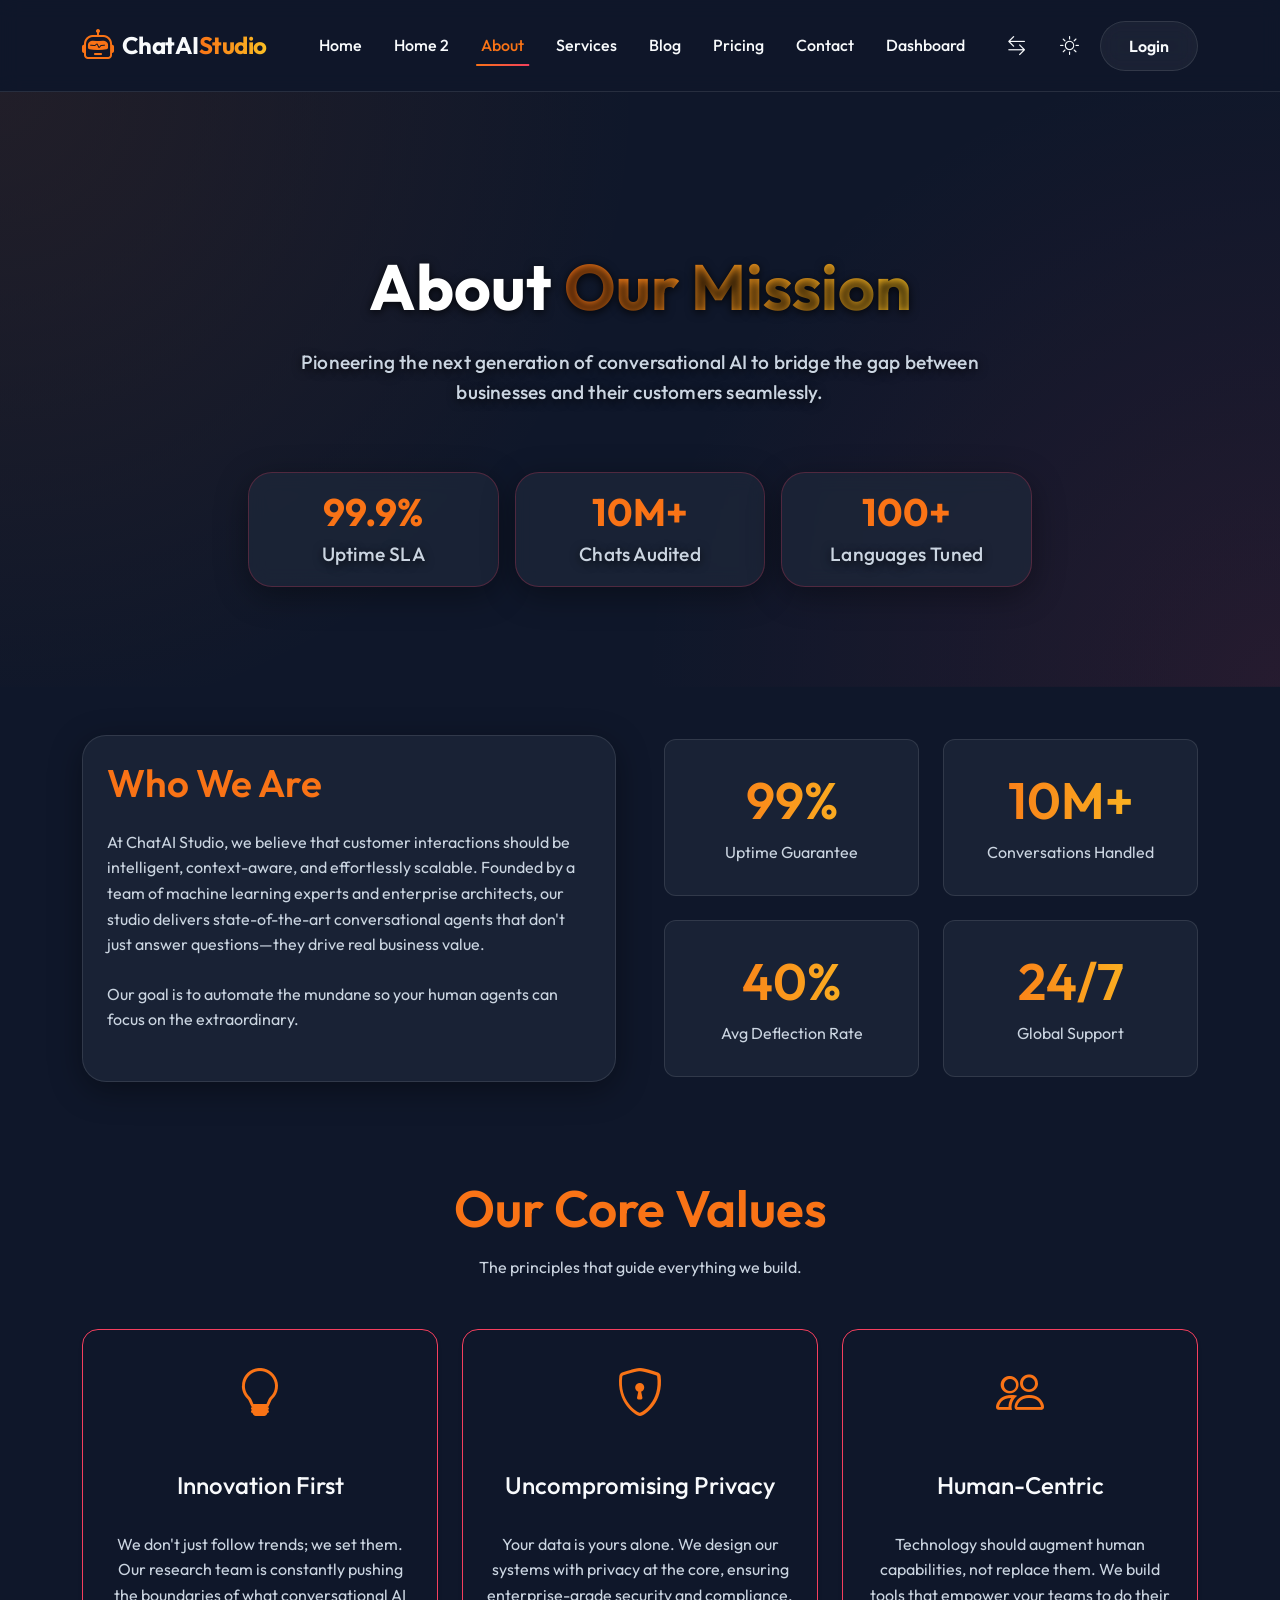
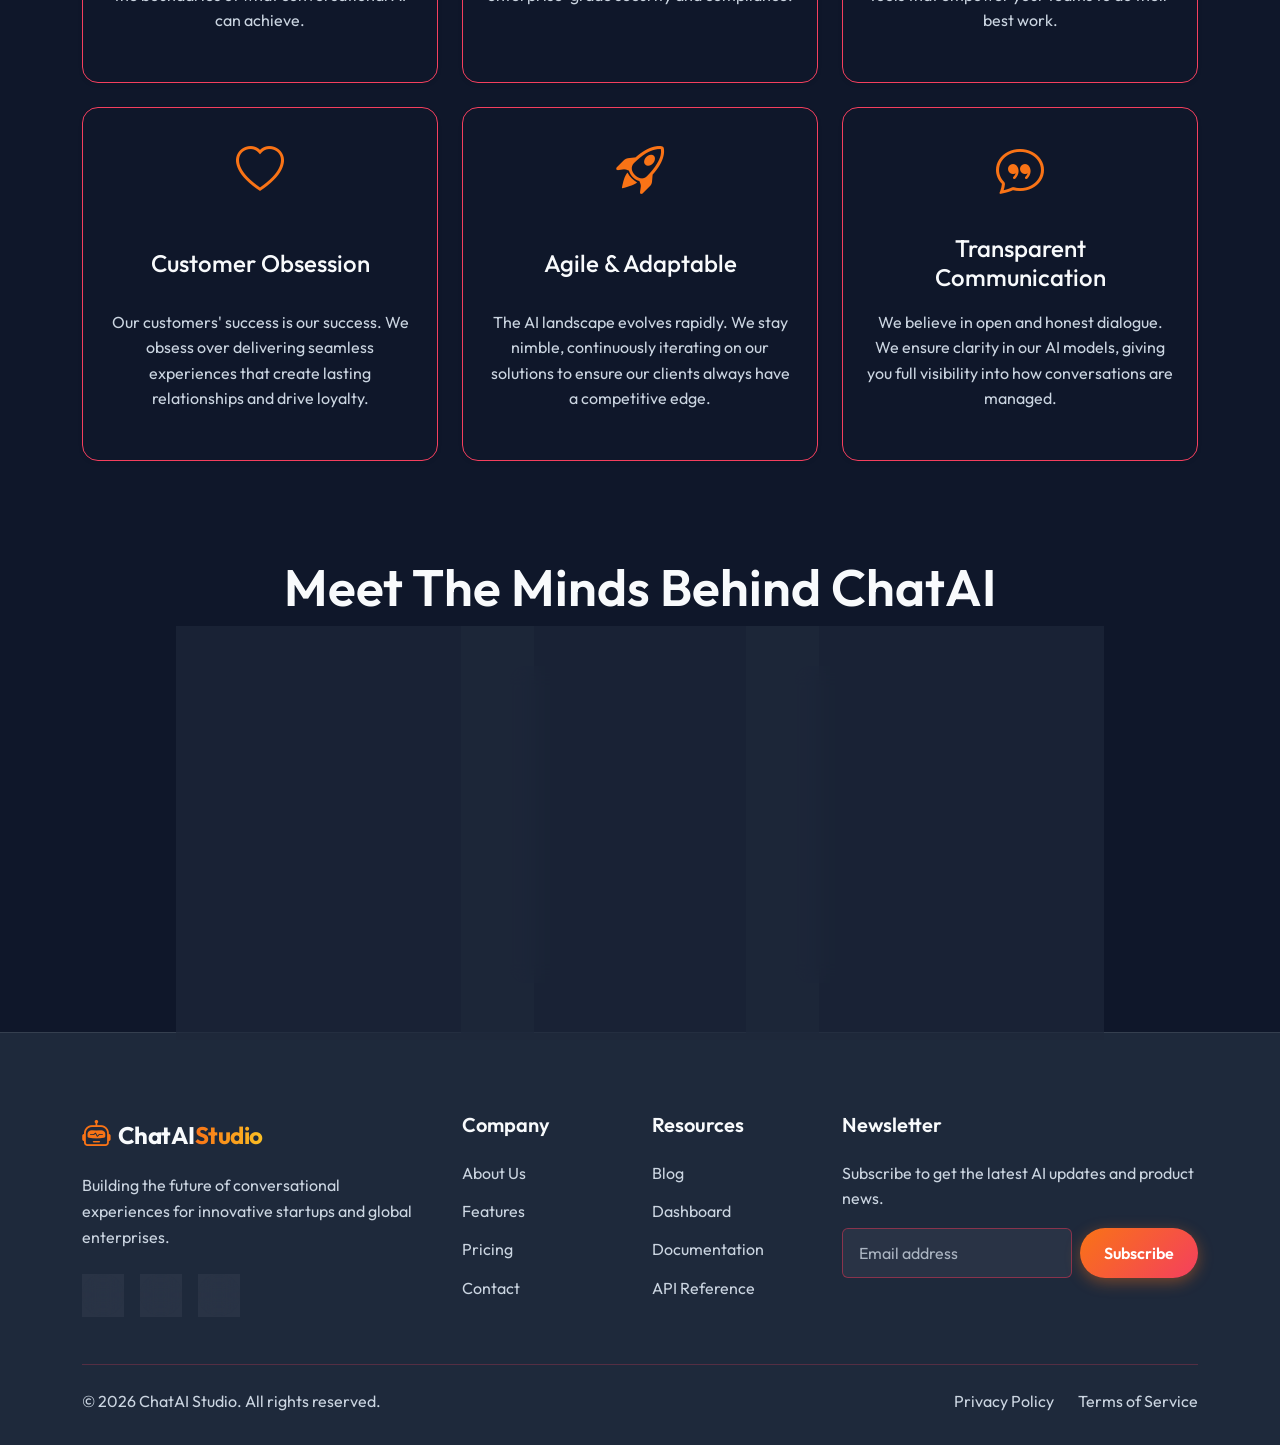
<file: about.html>
<!DOCTYPE html>
<html lang="en" data-theme="dark">

<head>
  <meta charset="UTF-8">
  <meta name="viewport" content="width=device-width, initial-scale=1.0">
  <title>About Us | ChatAI Studio</title>

  <link href="https://cdn.jsdelivr.net/npm/bootstrap@5.3.2/dist/css/bootstrap.min.css" rel="stylesheet">
  <link rel="stylesheet" href="https://cdn.jsdelivr.net/npm/bootstrap-icons@1.11.1/font/bootstrap-icons.css">

  <link rel="stylesheet" href="assets/css/style.css">
  <link rel="stylesheet" href="assets/css/dark-mode.css">
  <link rel="stylesheet" href="assets/css/rtl.css">

  <!-- Favicon -->
  <link rel="icon" type="image/svg+xml" href="assets/images/favicon.svg">

  <script>
    const savedTheme = localStorage.getItem('theme');
    if (savedTheme) {
      document.documentElement.setAttribute('data-theme', savedTheme);
    }
    const savedDir = localStorage.getItem('dir');
    if (savedDir) {
      document.documentElement.setAttribute('dir', savedDir);
    }
  </script>
</head>

<body>

  <!-- Header -->
  <nav class="navbar navbar-expand-xl sticky-top">
    <div class="container">
      <a class="navbar-brand d-flex align-items-center gap-2" href="index.html">
        <i class="bi bi-robot fs-2 text-primary"></i>
        <span class="fs-4">ChatAI<span class="text-gradient">Studio</span></span>
      </a>
      <button class="navbar-toggler btn-outline-glass border-0" type="button" data-bs-toggle="offcanvas"
        data-bs-target="#mobileMenu">
        <i class="bi bi-list fs-2 text-primary"></i>
      </button>

      <div class="collapse navbar-collapse d-none d-xl-flex" id="navbarNav">
        <ul class="navbar-nav mx-auto gap-3">
          <li class="nav-item"><a class="nav-link" href="index.html">Home</a></li>
          <li class="nav-item"><a class="nav-link" href="home-2.html">Home 2</a></li>
          <li class="nav-item"><a class="nav-link active" href="about.html">About</a></li>
          <li class="nav-item"><a class="nav-link" href="services.html">Services</a></li>
          <li class="nav-item"><a class="nav-link" href="blog.html">Blog</a></li>
          <li class="nav-item"><a class="nav-link" href="pricing.html">Pricing</a></li>
          <li class="nav-item"><a class="nav-link" href="contact.html">Contact</a></li>
          <li class="nav-item"><a class="nav-link" href="dashboard.html">Dashboard</a></li>
        </ul>
        <div class="d-flex align-items-center gap-3">
          <button class="theme-toggle me-2" aria-label="Toggle RTL" title="Toggle RTL"
            onclick="let dirTarget = document.documentElement.getAttribute('dir') === 'rtl' ? 'ltr' : 'rtl'; document.documentElement.setAttribute('dir', dirTarget); localStorage.setItem('dir', dirTarget);">
            <i class="bi bi-arrow-left-right"></i>
          </button>
          <button class="theme-toggle" aria-label="Toggle Theme"
            onclick="let themeTarget = document.documentElement.getAttribute('data-theme') === 'dark' ? 'light' : 'dark'; document.documentElement.setAttribute('data-theme', themeTarget); localStorage.setItem('theme', themeTarget);">
            <i class="bi bi-sun"></i>
          </button>
          <a href="login.html" class="btn btn-outline-glass">Login</a>
        </div>
      </div>
    </div>
  </nav>

  <!-- Mobile Offcanvas Menu -->
  <div class="offcanvas offcanvas-end d-xl-none glass-panel border-0" tabindex="-1" id="mobileMenu"
    aria-labelledby="mobileMenuLabel">
    <div class="offcanvas-header border-bottom border-secondary border-opacity-25">
      <h5 class="offcanvas-title d-flex align-items-center gap-2" id="mobileMenuLabel">
        <i class="bi bi-robot fs-4 text-primary"></i>
        ChatAI<span class="text-gradient">Studio</span>
      </h5>
      <button type="button" class="btn-close btn-close-white" data-bs-dismiss="offcanvas" aria-label="Close"></button>
    </div>
    <div class="offcanvas-body">
      <ul class="navbar-nav gap-3 mb-4">
        <li class="nav-item"><a class="nav-link" href="index.html">Home</a></li>
        <li class="nav-item"><a class="nav-link" href="home-2.html">Home 2</a></li>
        <li class="nav-item"><a class="nav-link active" href="about.html">About</a></li>
        <li class="nav-item"><a class="nav-link" href="services.html">Services</a></li>
        <li class="nav-item"><a class="nav-link" href="blog.html">Blog</a></li>
        <li class="nav-item"><a class="nav-link" href="pricing.html">Pricing</a></li>
        <li class="nav-item"><a class="nav-link" href="contact.html">Contact</a></li>
        <li class="nav-item"><a class="nav-link" href="dashboard.html">Dashboard</a></li>
      </ul>
      <div class="d-flex align-items-center gap-3 mb-4 justify-content-center">
        <button class="theme-toggle" aria-label="Toggle RTL"
          onclick="let mobileDir = document.documentElement.getAttribute('dir') === 'rtl' ? 'ltr' : 'rtl'; document.documentElement.setAttribute('dir', mobileDir); localStorage.setItem('dir', mobileDir);">
          <i class="bi bi-arrow-left-right"></i>
        </button>
        <button class="theme-toggle" aria-label="Toggle Theme"
          onclick="let mobileTheme = document.documentElement.getAttribute('data-theme') === 'dark' ? 'light' : 'dark'; document.documentElement.setAttribute('data-theme', mobileTheme); localStorage.setItem('theme', mobileTheme);">
          <i class="bi bi-sun"></i>
        </button>
      </div>
      <div class="d-flex flex-column gap-2">
        <a href="login.html" class="btn btn-outline-glass w-100">Login</a>
      </div>
    </div>
  </div>

  <main>
    <section class="hero-section text-center position-relative" id="about-hero"
      style="min-height: 60vh; padding: 160px 0 100px;">
      <div class="hero-bg hero-bg--about"></div>
      <div class="container position-relative z-1">
        <h1>About <span class="text-gradient">Our Mission</span></h1>
        <p class="lead mx-auto mb-4" style="max-width: 700px;">Pioneering the next generation of conversational AI to
          bridge the gap between businesses and their customers seamlessly.</p>
        <div class="row g-3 justify-content-center mt-5"
          style="max-width: 800px; margin-left: auto; margin-right: auto;">
          <div class="col-md-4">
            <div class="glass-panel p-3 border border-secondary border-opacity-25 text-center">
              <h3 class="text-primary mb-1 fw-bold">99.9%</h3>
              <p class="mb-0 text-muted small">Uptime SLA</p>
            </div>
          </div>
          <div class="col-md-4">
            <div class="glass-panel p-3 border border-secondary border-opacity-25 text-center">
              <h3 class="text-primary mb-1 fw-bold">10M+</h3>
              <p class="mb-0 text-muted small">Chats Audited</p>
            </div>
          </div>
          <div class="col-md-4">
            <div class="glass-panel p-3 border border-secondary border-opacity-25 text-center">
              <h3 class="text-primary mb-1 fw-bold">100+</h3>
              <p class="mb-0 text-muted small">Languages Tuned</p>
            </div>
          </div>
        </div>
      </div>
    </section>

    <section class="py-5" id="who-we-are">
      <div class="container">
        <div class="row align-items-center g-5">
          <div class="col-lg-6">
            <div class="glass-panel p-4 h-100">
              <h3 class="mb-4 text-primary">Who We Are</h3>
              <p>At ChatAI Studio, we believe that customer interactions should be intelligent, context-aware, and
                effortlessly scalable. Founded by a team of machine learning experts and enterprise architects, our
                studio delivers state-of-the-art conversational agents that don't just answer questions—they drive real
                business value.</p>
              <p>Our goal is to automate the mundane so your human agents can focus on the extraordinary.</p>
            </div>
          </div>
          <div class="col-lg-6">
            <div class="row g-4">
              <div class="col-sm-6">
                <div class="service-card text-center">
                  <h2 class="text-gradient mb-2">99%</h2>
                  <p class="mb-0">Uptime Guarantee</p>
                </div>
              </div>
              <div class="col-sm-6">
                <div class="service-card text-center">
                  <h2 class="text-gradient mb-2">10M+</h2>
                  <p class="mb-0">Conversations Handled</p>
                </div>
              </div>
              <div class="col-sm-6">
                <div class="service-card text-center">
                  <h2 class="text-gradient mb-2">40%</h2>
                  <p class="mb-0">Avg Deflection Rate</p>
                </div>
              </div>
              <div class="col-sm-6">
                <div class="service-card text-center">
                  <h2 class="text-gradient mb-2">24/7</h2>
                  <p class="mb-0">Global Support</p>
                </div>
              </div>
            </div>
          </div>
        </div>
      </div>
    </section>

    <!-- Our Core Values Section -->
    <section class="py-5 bg-darker">
      <div class="container">
        <div class="text-center mb-5">
          <h2 class="text-primary">Our Core Values</h2>
          <p class="text-muted">The principles that guide everything we build.</p>
        </div>
        <div class="row g-4">
          <div class="col-md-6 col-lg-4">
            <div class="p-4 border border-secondary rounded-4 shadow-sm h-100 bg-glass value-card text-center">
              <div class="mb-4 text-primary"><i class="bi bi-lightbulb" style="font-size: 3rem;"></i></div>
              <h4 class="mb-3">Innovation First</h4>
              <p class="text-muted">We don't just follow trends; we set them. Our research team is constantly pushing
                the boundaries of what conversational AI can achieve.</p>
            </div>
          </div>
          <div class="col-md-6 col-lg-4">
            <div class="p-4 border border-secondary rounded-4 shadow-sm h-100 bg-glass value-card text-center">
              <div class="mb-4 text-primary"><i class="bi bi-shield-lock" style="font-size: 3rem;"></i></div>
              <h4 class="mb-3">Uncompromising Privacy</h4>
              <p class="text-muted">Your data is yours alone. We design our systems with privacy at the core, ensuring
                enterprise-grade security and compliance.</p>
            </div>
          </div>
          <div class="col-md-6 col-lg-4">
            <div class="p-4 border border-secondary rounded-4 shadow-sm h-100 bg-glass value-card text-center">
              <div class="mb-4 text-primary"><i class="bi bi-people" style="font-size: 3rem;"></i></div>
              <h4 class="mb-3">Human-Centric</h4>
              <p class="text-muted">Technology should augment human capabilities, not replace them. We build tools that
                empower your teams to do their best work.</p>
            </div>
          </div>
          <div class="col-md-6 col-lg-4">
            <div class="p-4 border border-secondary rounded-4 shadow-sm h-100 bg-glass value-card text-center">
              <div class="mb-4 text-primary"><i class="bi bi-heart" style="font-size: 3rem;"></i></div>
              <h4 class="mb-3">Customer Obsession</h4>
              <p class="text-muted">Our customers' success is our success. We obsess over delivering seamless
                experiences that create lasting relationships and drive loyalty.</p>
            </div>
          </div>
          <div class="col-md-6 col-lg-4">
            <div class="p-4 border border-secondary rounded-4 shadow-sm h-100 bg-glass value-card text-center">
              <div class="mb-4 text-primary"><i class="bi bi-rocket-takeoff" style="font-size: 3rem;"></i></div>
              <h4 class="mb-3">Agile & Adaptable</h4>
              <p class="text-muted">The AI landscape evolves rapidly. We stay nimble, continuously iterating on our
                solutions to ensure our clients always have a competitive edge.</p>
            </div>
          </div>
          <div class="col-md-6 col-lg-4">
            <div class="p-4 border border-secondary rounded-4 shadow-sm h-100 bg-glass value-card text-center">
              <div class="mb-4 text-primary"><i class="bi bi-chat-quote" style="font-size: 3rem;"></i></div>
              <h4 class="mb-3">Transparent Communication</h4>
              <p class="text-muted">We believe in open and honest dialogue. We ensure clarity in our AI models, giving
                you full visibility into how conversations are managed.</p>
            </div>
          </div>
        </div>
      </div>
    </section>

    <!-- Our Team Section -->
    <section class="py-5">
      <div class="container">
        <div class="text-center mb-5">
          <h2>Meet The Minds Behind ChatAI</h2>
        </div>
        <div class="row g-4 justify-content-center">
          <div class="col-lg-3 col-md-6">
            <div class="glass-panel text-center p-4 rounded-4 h-100">
              <div class="mb-3">
                <img src="assets/images/sarah.png" alt="Sarah Jenkins"
                  style="width: 120px; height: 120px; border-radius: 50%; object-fit: cover; border: 3px solid var(--bs-primary);">
              </div>
              <h5>Sarah Jenkins</h5>
              <p class="text-gradient small mb-2">CEO & Founder</p>
              <p class="text-muted small">Former AI Researcher at leading tech giants.</p>
            </div>
          </div>
          <div class="col-lg-3 col-md-6">
            <div class="glass-panel text-center p-4 rounded-4 h-100">
              <div class="mb-3">
                <img src="assets/images/david.png" alt="David Chen"
                  style="width: 120px; height: 120px; border-radius: 50%; object-fit: cover; border: 3px solid var(--bs-primary);">
              </div>
              <h5>David Chen</h5>
              <p class="text-gradient small mb-2">CTO</p>
              <p class="text-muted small">Expert in Natural Language Processing systems.</p>
            </div>
          </div>
          <div class="col-lg-3 col-md-6">
            <div class="glass-panel text-center p-4 rounded-4 h-100">
              <div class="mb-3">
                <img src="assets/images/elena.png" alt="Elena Rodriguez"
                  style="width: 120px; height: 120px; border-radius: 50%; object-fit: cover; border: 3px solid var(--bs-primary);">
              </div>
              <h5>Elena Rodriguez</h5>
              <p class="text-gradient small mb-2">Head of Product</p>
              <p class="text-muted small">Designing intuitive conversational experiences.</p>
            </div>
          </div>
        </div>
      </div>
    </section>
  </main>

  <!-- Footer -->
  <footer class="mega-footer mt-auto">
    <div class="container">
      <div class="row g-4 mb-5">
        <div class="col-lg-4">
          <a class="navbar-brand d-flex align-items-center gap-2 mb-3" href="index.html">
            <i class="bi bi-robot fs-3 text-primary"></i>
            <span class="fs-4">ChatAI<span class="text-gradient">Studio</span></span>
          </a>
          <p class="text-muted pe-lg-4 mb-4">Building the future of conversational experiences for innovative startups
            and global enterprises.</p>
          <div class="d-flex gap-3">
            <a href="#"
              class="btn btn-outline-glass rounded-circle p-2 d-flex align-items-center justify-content-center"
              style="width: 42px; height: 42px;" title="Twitter">
              <i class="bi bi-twitter-x"></i>
            </a>
            <a href="#"
              class="btn btn-outline-glass rounded-circle p-2 d-flex align-items-center justify-content-center"
              style="width: 42px; height: 42px;" title="LinkedIn">
              <i class="bi bi-linkedin"></i>
            </a>
            <a href="#"
              class="btn btn-outline-glass rounded-circle p-2 d-flex align-items-center justify-content-center"
              style="width: 42px; height: 42px;" title="GitHub">
              <i class="bi bi-github"></i>
            </a>
          </div>
        </div>
        <div class="col-lg-2 col-md-4 col-6">
          <h5 class="footer-heading">Company</h5>
          <a href="about.html" class="footer-link">About Us</a>
          <a href="services.html" class="footer-link">Features</a>
          <a href="pricing.html" class="footer-link">Pricing</a>
          <a href="contact.html" class="footer-link">Contact</a>
        </div>
        <div class="col-lg-2 col-md-4 col-6">
          <h5 class="footer-heading">Resources</h5>
          <a href="blog.html" class="footer-link">Blog</a>
          <a href="dashboard.html" class="footer-link">Dashboard</a>
          <a href="#" class="footer-link">Documentation</a>
          <a href="#" class="footer-link">API Reference</a>
        </div>
        <div class="col-lg-4 col-md-4">
          <h5 class="footer-heading">Newsletter</h5>
          <p class="text-muted mb-3">Subscribe to get the latest AI updates and product news.</p>
          <form class="d-flex gap-2">
            <input type="email" class="form-control bg-transparent border-secondary border-opacity-50 text-white"
              placeholder="Email address" required>
            <button class="btn btn-primary-gradient px-4" type="submit">Subscribe</button>
          </form>
        </div>
      </div>
      <div
        class="d-flex flex-column flex-md-row justify-content-between align-items-center pt-4 border-top border-secondary border-opacity-25">
        <p class="text-muted mb-3 mb-md-0">&copy; 2026 ChatAI Studio. All rights reserved.</p>
        <div class="d-flex gap-4">
          <a href="#" class="text-muted text-decoration-none">Privacy Policy</a>
          <a href="#" class="text-muted text-decoration-none">Terms of Service</a>
        </div>
      </div>
    </div>
  </footer>

  <script src="https://cdn.jsdelivr.net/npm/bootstrap@5.3.2/dist/js/bootstrap.bundle.min.js"></script>
  <script src="assets/js/main.js"></script>
</body>

</html>
</file>
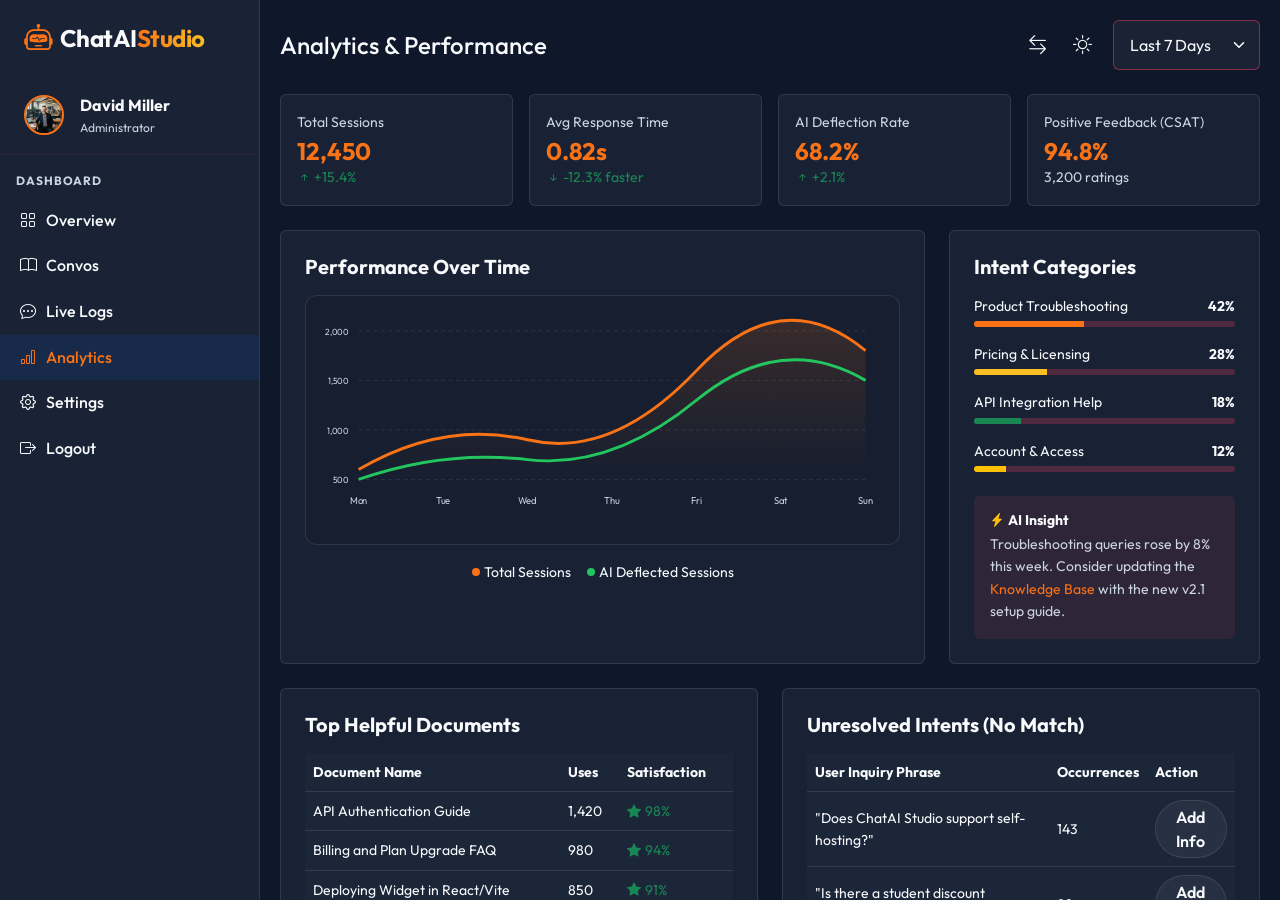
<file: analytics.html>
<!DOCTYPE html>
<html lang="en" data-theme="dark">
<head>
  <meta charset="UTF-8">
  <meta name="viewport" content="width=device-width, initial-scale=1.0">
  <title>Analytics - AI Chatbot Studio</title>
  <link href="https://cdn.jsdelivr.net/npm/bootstrap@5.3.2/dist/css/bootstrap.min.css" rel="stylesheet">
  <link rel="stylesheet" href="https://cdn.jsdelivr.net/npm/bootstrap-icons@1.11.1/font/bootstrap-icons.css">
  <link rel="stylesheet" href="assets/css/style.css">
  <link rel="stylesheet" href="assets/css/dark-mode.css">
  <link rel="stylesheet" href="assets/css/rtl.css">
  
  <!-- Favicon -->
  <link rel="icon" type="image/svg+xml" href="assets/images/favicon.svg">
  <style>
    /* Dashboard specific layout */
    .dashboard-wrapper { display: flex; height: 100vh; overflow: hidden; width: 100vw; }
    .sidebar { width: 260px; min-width: 260px; flex-shrink: 0; background-color: var(--card-bg); border-right: 1px solid var(--border-color); display: flex; flex-direction: column; transition: transform 0.3s ease; }
    .content-area { flex-grow: 1; display: flex; flex-direction: column; height: 100vh; overflow: hidden; position: relative; }
    .dashboard-header { height: 76px; border-bottom: 1px solid var(--border-color); background-color: var(--card-bg); display: flex; align-items: center; justify-content: space-between; padding: 0 1.5rem; flex-shrink: 0; }
    .main-content { flex-grow: 1; overflow-y: auto; background-color: var(--bg-color); padding: 20px; }
    .sidebar-link { padding: 10px 20px; color: var(--text-color); text-decoration: none; display: flex; align-items: center; gap: 10px; font-weight: 500; }
    .sidebar-link:hover, .sidebar-link.active { background-color: rgba(13, 110, 253, 0.1); color: var(--primary); }
    .sidebar-circle-btn {
      width: 40px;
      height: 40px;
      border-radius: 50%;
      display: inline-flex;
      align-items: center;
      justify-content: center;
      padding: 0 !important;
      background: rgba(255, 255, 255, 0.05);
      border: 1px solid var(--border-color);
      color: var(--text-color);
      transition: var(--transition);
    }
    .sidebar-circle-btn:hover {
      background: rgba(255, 255, 255, 0.1);
      color: var(--primary);
    }
    .sidebar-close-btn {
      display: none !important;
    }
    .header-brand {
      display: none !important;
    }
    .dashboard-header .navbar-toggler {
      display: none !important;
    }
    
    /* Desktop default styling (> 1100px) */
    .header-toggles {
      display: flex !important;
    }
    .sidebar-toggles-container {
      display: none !important;
    }

    /* Mobile/Tablet viewports (300px to 1100px) */
    @media (max-width: 1100px) {
      .sidebar {
        position: fixed;
        z-index: 1050;
        height: 100vh;
        top: 0;
        left: 0;
        width: 300px;
        transform: translateX(-100%);
        background-color: var(--bg-color-alt) !important;
        box-shadow: var(--glass-shadow);
      }
      .sidebar.show {
        transform: translateX(0);
      }
      html[dir="rtl"] .sidebar {
        left: auto;
        right: 0;
        transform: translateX(100%);
      }
      html[dir="rtl"] .sidebar.show {
        transform: translateX(0);
      }
      .sidebar-close-btn {
        display: inline-flex !important;
      }
      .header-brand {
        display: flex !important;
      }
      .dashboard-header .navbar-toggler {
        display: block !important;
      }
      .header-toggles {
        display: none !important;
      }
      .sidebar-toggles-container {
        display: block !important;
      }
    }
    @media (max-width: 576px) {
      .sidebar {
        width: 100% !important;
      }
    }
  </style>
  <script>
    const savedTheme = localStorage.getItem('theme');
    if (savedTheme) {
        document.documentElement.setAttribute('data-theme', savedTheme);
    }
    const savedDir = localStorage.getItem('dir');
    if (savedDir) {
        document.documentElement.setAttribute('dir', savedDir);
    }
  </script>
</head>
<body class="dashboard-body">
  <div class="dashboard-wrapper">
    <!-- Sidebar -->
    <aside class="sidebar" id="dashboard-sidebar">
      <div class="px-4 py-3 d-flex align-items-center justify-content-between">
        <a class="navbar-brand d-flex align-items-center gap-2" href="index.html">
          <i class="bi bi-robot fs-3 text-primary"></i>
          <span class="fs-4">ChatAI<span class="text-gradient">Studio</span></span>
        </a>
        <button class="sidebar-circle-btn sidebar-close-btn" id="sidebar-toggle"><i class="bi bi-x fs-4"></i></button>
      </div>
      <!-- User Profile Card in Sidebar -->
      <div class="px-4 py-3 border-bottom border-secondary border-opacity-10 d-flex align-items-center gap-3">
        <img src="assets/images/david.png" alt="User Profile" class="rounded-circle border border-primary border-2" style="width: 40px; height: 40px; object-fit: cover;">
        <div class="d-flex flex-column">
          <span class="fw-bold fs-6" style="color: var(--text-color);">David Miller</span>
          <span class="text-muted small" style="font-size: 0.75rem;">Administrator</span>
        </div>
      </div>
      <div class="flex-grow-1 py-3" style="overflow-y: auto;">
        <small class="text-muted px-3 mb-2 d-block text-uppercase fw-bold" style="font-size: 0.75rem; letter-spacing: 1px;">Dashboard</small>
        <a href="dashboard.html" class="sidebar-link"><i class="bi bi-grid"></i> Overview</a>
        <a href="knowledge-base.html" class="sidebar-link"><i class="bi bi-book"></i> Convos</a>
        <a href="live-logs.html" class="sidebar-link"><i class="bi bi-chat-dots"></i> Live Logs</a>
        <a href="analytics.html" class="sidebar-link active"><i class="bi bi-bar-chart"></i> Analytics</a>
        <a href="settings.html" class="sidebar-link"><i class="bi bi-gear"></i> Settings</a>
        <a href="index.html" class="sidebar-link"><i class="bi bi-box-arrow-right"></i> Logout</a>

        <!-- Settings & Toggles (Mobile View Only) -->
        <div class="sidebar-toggles-container mt-4 pt-3 border-top border-secondary border-opacity-25">
          <div class="px-3 d-flex gap-3 justify-content-start">
            <button class="sidebar-circle-btn" aria-label="Toggle RTL" onclick="document.documentElement.setAttribute('dir', document.documentElement.getAttribute('dir') === 'rtl' ? 'ltr' : 'rtl'); localStorage.setItem('dir', document.documentElement.getAttribute('dir'));">
              <i class="bi bi-arrow-left-right"></i>
            </button>
            <button class="sidebar-circle-btn" aria-label="Toggle Theme" onclick="document.documentElement.setAttribute('data-theme', document.documentElement.getAttribute('data-theme') === 'dark' ? 'light' : 'dark'); localStorage.setItem('theme', document.documentElement.getAttribute('data-theme'));">
              <i class="bi bi-sun"></i>
            </button>
          </div>
        </div>
      </div>
    </aside>

    <!-- Content Area (Floating Toggles + Main Content) -->
    <div class="content-area">

      <!-- Main Content -->
      <main class="main-content">
      <div class="d-flex justify-content-between align-items-center mb-4">
        <h2 class="h4 mb-0">Analytics & Performance</h2>
        <div class="d-flex align-items-center gap-3">
          <button class="theme-toggle" aria-label="Toggle RTL" title="Toggle RTL" onclick="document.documentElement.setAttribute('dir', document.documentElement.getAttribute('dir') === 'rtl' ? 'ltr' : 'rtl'); localStorage.setItem('dir', document.documentElement.getAttribute('dir'));">
            <i class="bi bi-arrow-left-right"></i>
          </button>
          <button class="theme-toggle" aria-label="Toggle Theme" onclick="document.documentElement.setAttribute('data-theme', document.documentElement.getAttribute('data-theme') === 'dark' ? 'light' : 'dark'); localStorage.setItem('theme', document.documentElement.getAttribute('data-theme'));">
            <i class="bi bi-sun"></i>
          </button>
          <button class="navbar-toggler btn-outline-glass border-0 d-xl-none" type="button" onclick="document.getElementById('dashboard-sidebar').classList.add('show')">
            <i class="bi bi-list fs-2 text-primary"></i>
          </button>
          <div class="d-flex gap-2">
            <select class="form-select bg-transparent border-secondary border-opacity-50 btn-sm" style="width: auto;" id="analytics-timeframe">
              <option value="7days" class="bg-transparent text-body">Last 7 Days</option>
              <option value="30days" class="bg-transparent text-body">Last 30 Days</option>
              <option value="90days" class="bg-transparent text-body">Last 90 Days</option>
            </select>
          </div>
        </div>
      </div>

      <!-- Stats Grid -->
      <div class="row g-3 mb-4">
        <div class="col-md-3">
          <div class="card card-custom p-3 h-100 text-start">
            <div class="text-muted small mb-1">Total Sessions</div>
            <h4 class="text-primary fw-bold mb-0">12,450</h4>
            <small class="text-success"><i class="bi bi-arrow-up-short"></i> +15.4%</small>
          </div>
        </div>
        <div class="col-md-3">
          <div class="card card-custom p-3 h-100 text-start">
            <div class="text-muted small mb-1">Avg Response Time</div>
            <h4 class="text-primary fw-bold mb-0">0.82s</h4>
            <small class="text-success"><i class="bi bi-arrow-down-short"></i> -12.3% faster</small>
          </div>
        </div>
        <div class="col-md-3">
          <div class="card card-custom p-3 h-100 text-start">
            <div class="text-muted small mb-1">AI Deflection Rate</div>
            <h4 class="text-primary fw-bold mb-0">68.2%</h4>
            <small class="text-success"><i class="bi bi-arrow-up-short"></i> +2.1%</small>
          </div>
        </div>
        <div class="col-md-3">
          <div class="card card-custom p-3 h-100 text-start">
            <div class="text-muted small mb-1">Positive Feedback (CSAT)</div>
            <h4 class="text-primary fw-bold mb-0">94.8%</h4>
            <small class="text-muted">3,200 ratings</small>
          </div>
        </div>
      </div>

      <!-- Graph Section -->
      <div class="row g-4 mb-4">
        <div class="col-lg-8">
          <div class="card card-custom p-4 text-start h-100">
            <h5 class="mb-3 fw-bold">Performance Over Time</h5>
            <div style="height: 250px; background: rgba(0,0,0,0.1); border-radius: var(--border-radius); padding: 15px; border: 1px solid var(--border-color);">
              <svg width="100%" height="100%" viewBox="0 0 600 220" preserveAspectRatio="none">
                <!-- Grid Lines -->
                <line x1="40" y1="20" x2="580" y2="20" stroke="var(--border-color)" stroke-width="1" stroke-dasharray="4" />
                <line x1="40" y1="70" x2="580" y2="70" stroke="var(--border-color)" stroke-width="1" stroke-dasharray="4" />
                <line x1="40" y1="120" x2="580" y2="120" stroke="var(--border-color)" stroke-width="1" stroke-dasharray="4" />
                <line x1="40" y1="170" x2="580" y2="170" stroke="var(--border-color)" stroke-width="1" stroke-dasharray="4" />
                
                <!-- Line representing Sessions -->
                <path d="M 40 160 Q 130 110 220 130 T 400 60 T 580 40" fill="none" stroke="var(--primary)" stroke-width="3" />
                <path d="M 40 160 Q 130 110 220 130 T 400 60 T 580 40 L 580 170 L 40 170 Z" fill="url(#sessionGradient)" opacity="0.15" />
                
                <!-- Line representing Deflection -->
                <path d="M 40 170 Q 130 140 220 150 T 400 90 T 580 70" fill="none" stroke="#22c55e" stroke-width="3" />

                <!-- Gradients -->
                <defs>
                  <linearGradient id="sessionGradient" x1="0" y1="0" x2="0" y2="1">
                    <stop offset="0%" stop-color="var(--primary)"></stop>
                    <stop offset="100%" stop-color="var(--primary)" stop-opacity="0"></stop>
                  </linearGradient>
                </defs>

                <!-- Labels -->
                <text x="40" y="195" fill="var(--text-muted)" font-size="10" text-anchor="middle">Mon</text>
                <text x="130" y="195" fill="var(--text-muted)" font-size="10" text-anchor="middle">Tue</text>
                <text x="220" y="195" fill="var(--text-muted)" font-size="10" text-anchor="middle">Wed</text>
                <text x="310" y="195" fill="var(--text-muted)" font-size="10" text-anchor="middle">Thu</text>
                <text x="400" y="195" fill="var(--text-muted)" font-size="10" text-anchor="middle">Fri</text>
                <text x="490" y="195" fill="var(--text-muted)" font-size="10" text-anchor="middle">Sat</text>
                <text x="580" y="195" fill="var(--text-muted)" font-size="10" text-anchor="middle">Sun</text>
                
                <!-- Y-Axis Labels -->
                <text x="30" y="24" fill="var(--text-muted)" font-size="9" text-anchor="end">2,000</text>
                <text x="30" y="74" fill="var(--text-muted)" font-size="9" text-anchor="end">1,500</text>
                <text x="30" y="124" fill="var(--text-muted)" font-size="9" text-anchor="end">1,000</text>
                <text x="30" y="174" fill="var(--text-muted)" font-size="9" text-anchor="end">500</text>
              </svg>
            </div>
            <div class="d-flex gap-3 justify-content-center mt-3">
              <small class="d-flex align-items-center gap-1"><span class="d-inline-block rounded-circle" style="width: 8px; height: 8px; background: var(--primary);"></span> Total Sessions</small>
              <small class="d-flex align-items-center gap-1"><span class="d-inline-block rounded-circle" style="width: 8px; height: 8px; background: #22c55e;"></span> AI Deflected Sessions</small>
            </div>
          </div>
        </div>

        <div class="col-lg-4">
          <div class="card card-custom p-4 text-start h-100">
            <h5 class="mb-3 fw-bold">Intent Categories</h5>
            <div class="d-flex flex-column gap-3">
              <div>
                <div class="d-flex justify-content-between mb-1 small">
                  <span>Product Troubleshooting</span>
                  <span class="fw-bold">42%</span>
                </div>
                <div class="progress bg-secondary bg-opacity-25" style="height: 6px;">
                  <div class="progress-bar bg-primary" role="progressbar" style="width: 42%" aria-valuenow="42" aria-valuemin="0" aria-valuemax="100"></div>
                </div>
              </div>
              <div>
                <div class="d-flex justify-content-between mb-1 small">
                  <span>Pricing & Licensing</span>
                  <span class="fw-bold">28%</span>
                </div>
                <div class="progress bg-secondary bg-opacity-25" style="height: 6px;">
                  <div class="progress-bar bg-info" role="progressbar" style="width: 28%" aria-valuenow="28" aria-valuemin="0" aria-valuemax="100"></div>
                </div>
              </div>
              <div>
                <div class="d-flex justify-content-between mb-1 small">
                  <span>API Integration Help</span>
                  <span class="fw-bold">18%</span>
                </div>
                <div class="progress bg-secondary bg-opacity-25" style="height: 6px;">
                  <div class="progress-bar bg-success" role="progressbar" style="width: 18%" aria-valuenow="18" aria-valuemin="0" aria-valuemax="100"></div>
                </div>
              </div>
              <div>
                <div class="d-flex justify-content-between mb-1 small">
                  <span>Account & Access</span>
                  <span class="fw-bold">12%</span>
                </div>
                <div class="progress bg-secondary bg-opacity-25" style="height: 6px;">
                  <div class="progress-bar bg-warning" role="progressbar" style="width: 12%" aria-valuenow="12" aria-valuemin="0" aria-valuemax="100"></div>
                </div>
              </div>
            </div>
            <div class="mt-4 p-3 rounded bg-secondary bg-opacity-10">
              <h6 class="small fw-bold mb-1"><i class="bi bi-lightning-charge-fill text-warning me-1"></i>AI Insight</h6>
              <p class="mb-0 text-muted small">Troubleshooting queries rose by 8% this week. Consider updating the <a href="knowledge-base.html" class="text-primary text-decoration-none">Knowledge Base</a> with the new v2.1 setup guide.</p>
            </div>
          </div>
        </div>
      </div>

      <!-- Top Documents & Queries -->
      <div class="row g-4">
        <div class="col-md-6">
          <div class="card card-custom p-4 text-start">
            <h5 class="mb-3 fw-bold">Top Helpful Documents</h5>
            <div class="table-responsive">
              <table class="table table-hover align-middle mb-0">
                <thead>
                  <tr class="text-muted small border-bottom border-secondary border-opacity-25">
                    <th>Document Name</th>
                    <th>Uses</th>
                    <th>Satisfaction</th>
                  </tr>
                </thead>
                <tbody class="small">
                  <tr>
                    <td>API Authentication Guide</td>
                    <td>1,420</td>
                    <td><span class="text-success"><i class="bi bi-star-fill me-1"></i>98%</span></td>
                  </tr>
                  <tr>
                    <td>Billing and Plan Upgrade FAQ</td>
                    <td>980</td>
                    <td><span class="text-success"><i class="bi bi-star-fill me-1"></i>94%</span></td>
                  </tr>
                  <tr>
                    <td>Deploying Widget in React/Vite</td>
                    <td>850</td>
                    <td><span class="text-success"><i class="bi bi-star-fill me-1"></i>91%</span></td>
                  </tr>
                </tbody>
              </table>
            </div>
          </div>
        </div>

        <div class="col-md-6">
          <div class="card card-custom p-4 text-start">
            <h5 class="mb-3 fw-bold">Unresolved Intents (No Match)</h5>
            <div class="table-responsive">
              <table class="table table-hover align-middle mb-0">
                <thead>
                  <tr class="text-muted small border-bottom border-secondary border-opacity-25">
                    <th>User Inquiry Phrase</th>
                    <th>Occurrences</th>
                    <th>Action</th>
                  </tr>
                </thead>
                <tbody class="small">
                  <tr>
                    <td>"Does ChatAI Studio support self-hosting?"</td>
                    <td>143</td>
                    <td><a href="knowledge-base.html" class="btn btn-xs btn-outline-glass py-1 px-2 text-decoration-none">Add Info</a></td>
                  </tr>
                  <tr>
                    <td>"Is there a student discount program?"</td>
                    <td>98</td>
                    <td><a href="knowledge-base.html" class="btn btn-xs btn-outline-glass py-1 px-2 text-decoration-none">Add Info</a></td>
                  </tr>
                  <tr>
                    <td>"Can I integrate with WeChat API?"</td>
                    <td>67</td>
                    <td><a href="knowledge-base.html" class="btn btn-xs btn-outline-glass py-1 px-2 text-decoration-none">Add Info</a></td>
                  </tr>
                </tbody>
              </table>
            </div>
          </div>
        </div>
      </div>
    </main>
    </div>
  </div>

  <script src="https://cdn.jsdelivr.net/npm/bootstrap@5.3.2/dist/js/bootstrap.bundle.min.js"></script>
  <script src="assets/js/main.js"></script>
  <script>
    // Sidebar toggle for mobile view
    document.getElementById('sidebar-toggle')?.addEventListener('click', () => {
      document.getElementById('dashboard-sidebar')?.classList.toggle('show');
    });
  </script>
</body>
</html>
</file>
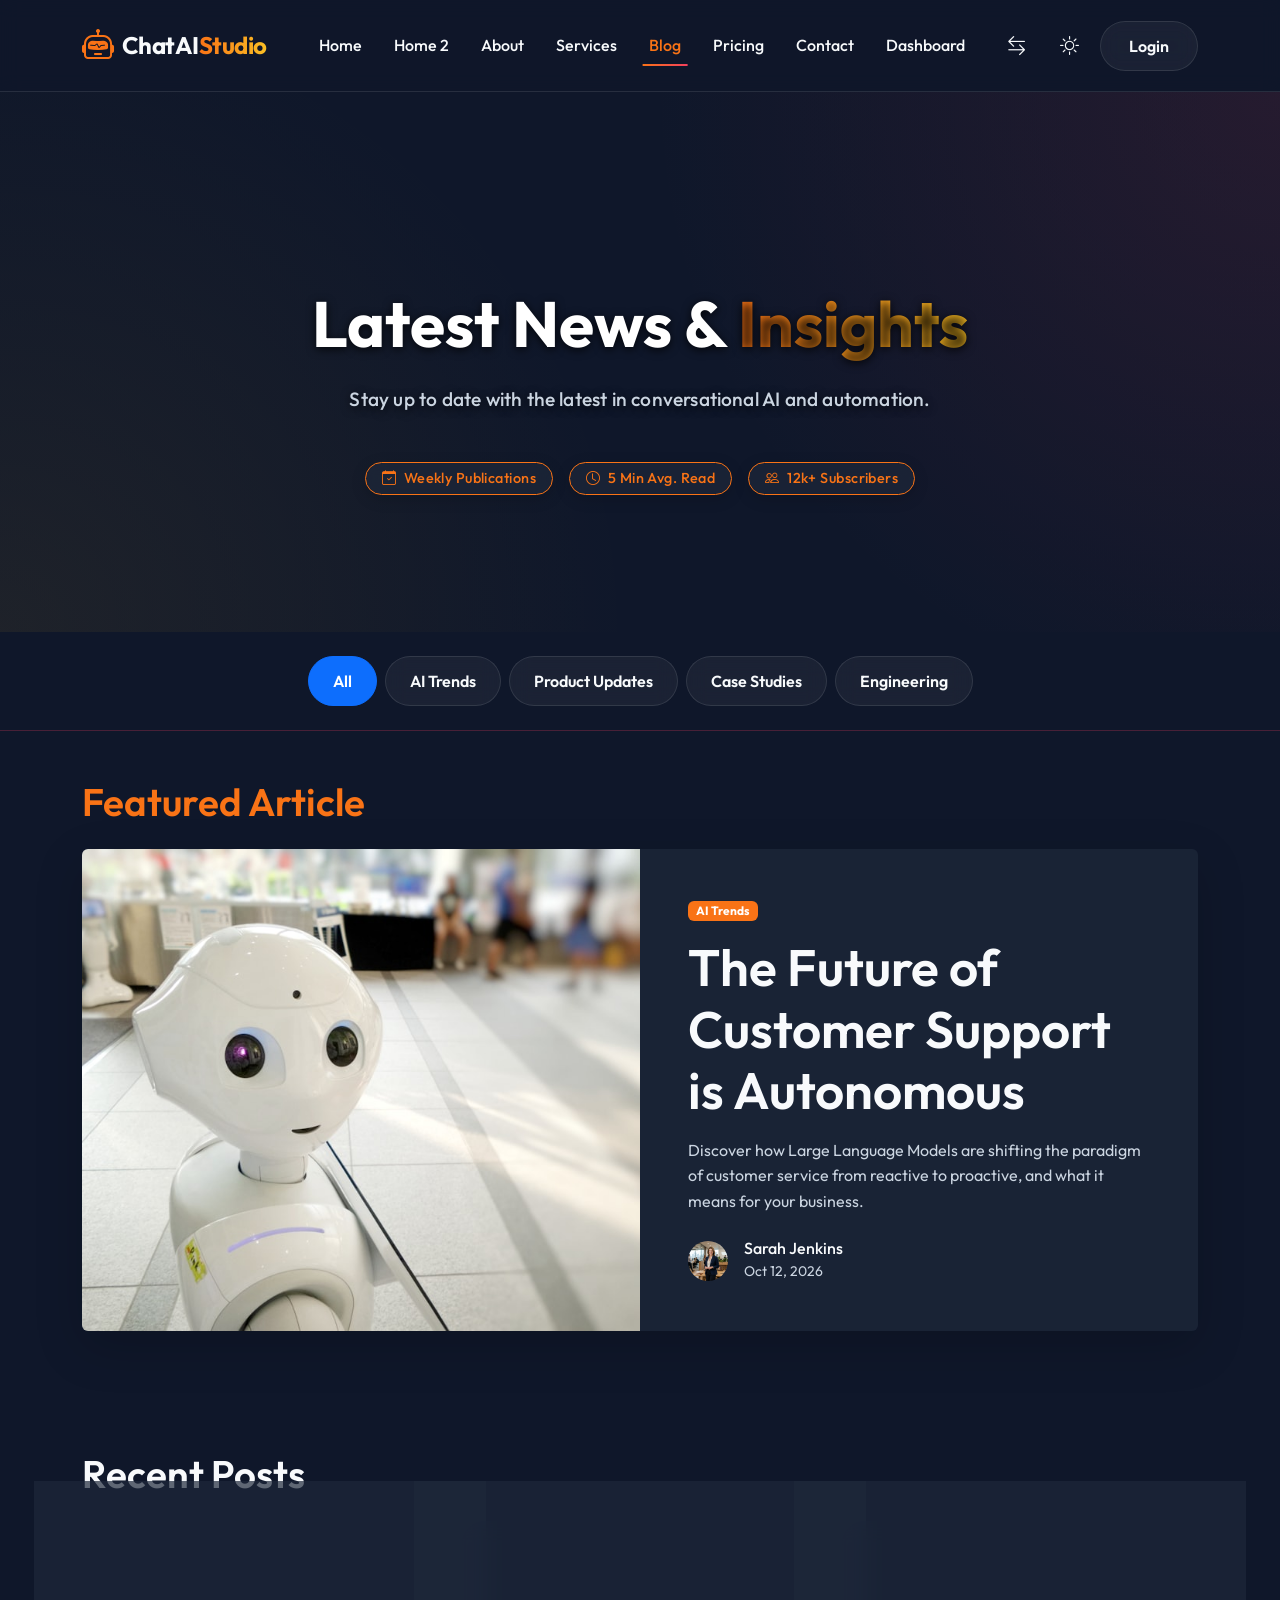
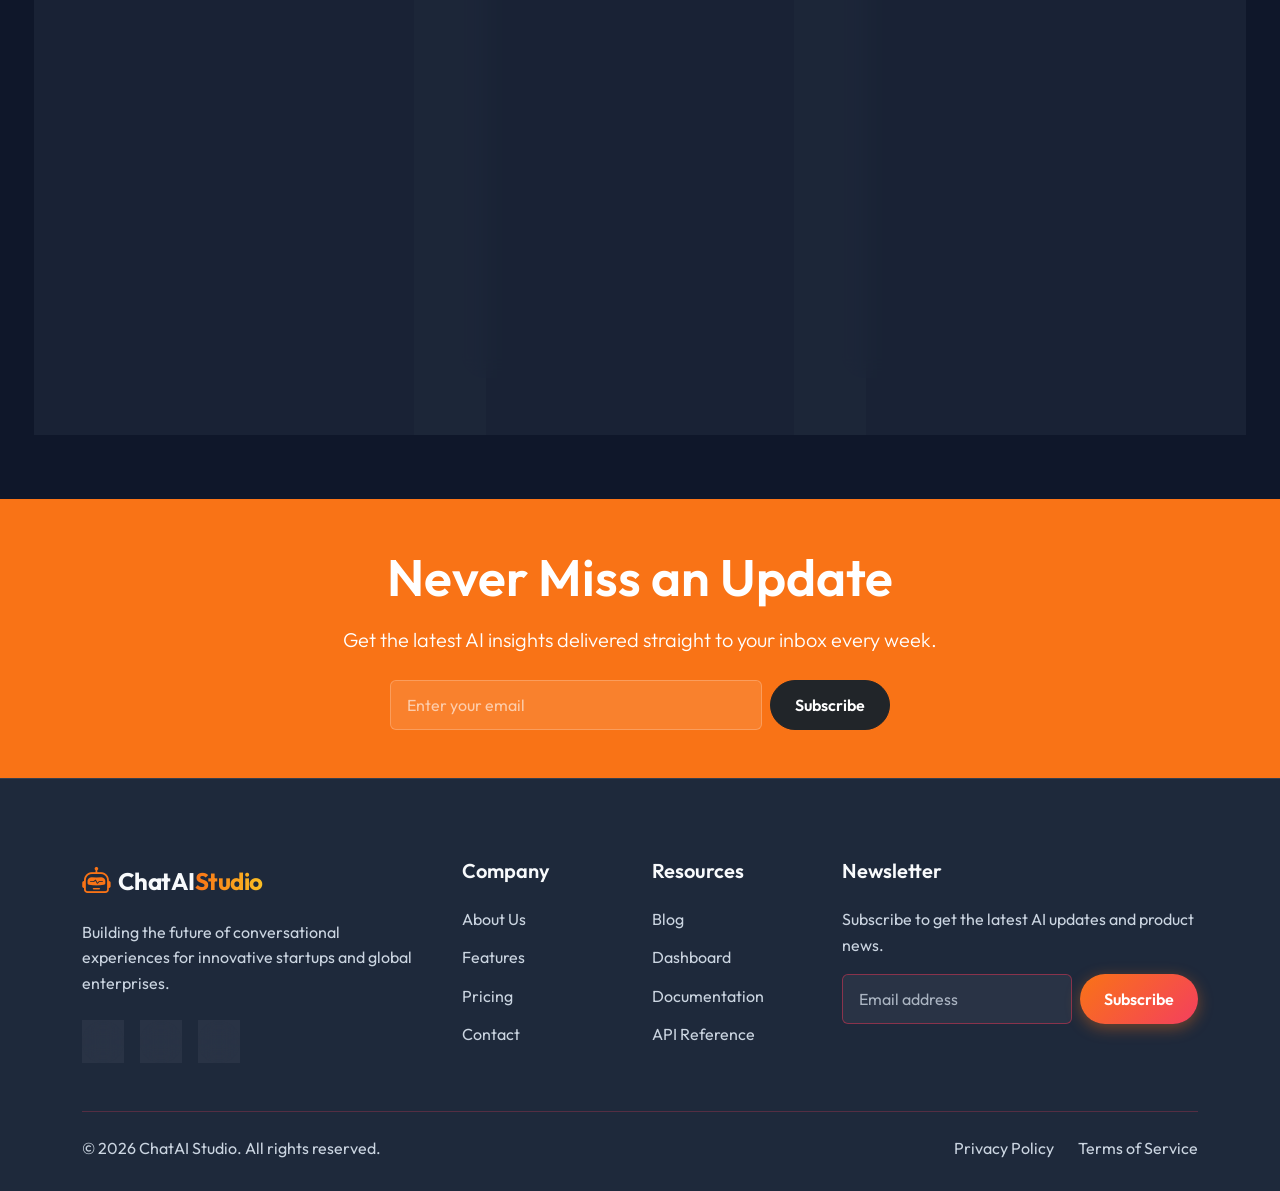
<file: blog.html>
<!DOCTYPE html>
<html lang="en" data-theme="dark">

<head>
  <meta charset="UTF-8">
  <meta name="viewport" content="width=device-width, initial-scale=1.0">
  <title>Blog - AI Chatbot Studio</title>
  <link href="https://cdn.jsdelivr.net/npm/bootstrap@5.3.2/dist/css/bootstrap.min.css" rel="stylesheet">
  <link rel="stylesheet" href="https://cdn.jsdelivr.net/npm/bootstrap-icons@1.11.1/font/bootstrap-icons.css">
  <link rel="stylesheet" href="assets/css/style.css">
  <link rel="stylesheet" href="assets/css/dark-mode.css">
  <link rel="stylesheet" href="assets/css/rtl.css">

  <!-- Favicon -->
  <link rel="icon" type="image/svg+xml" href="assets/images/favicon.svg">
  <script>
    const savedTheme = localStorage.getItem('theme');
    if (savedTheme) {
      document.documentElement.setAttribute('data-theme', savedTheme);
      document.documentElement.setAttribute('data-bs-theme', savedTheme);
    } else {
      document.documentElement.setAttribute('data-bs-theme', 'dark');
    }
    const savedDir = localStorage.getItem('dir');
    if (savedDir) {
      document.documentElement.setAttribute('dir', savedDir);
    }
  </script>
</head>

<body>
  <!-- Header -->
  <nav class="navbar navbar-expand-xl sticky-top">
    <div class="container">
      <a class="navbar-brand d-flex align-items-center gap-2" href="index.html">
        <i class="bi bi-robot fs-2 text-primary"></i>
        <span class="fs-4">ChatAI<span class="text-gradient">Studio</span></span>
      </a>
      <button class="navbar-toggler btn-outline-glass border-0" type="button" data-bs-toggle="offcanvas"
        data-bs-target="#mobileMenu">
        <i class="bi bi-list fs-2 text-primary"></i>
      </button>

      <div class="collapse navbar-collapse d-none d-xl-flex" id="navbarNav">
        <ul class="navbar-nav mx-auto gap-3">
          <li class="nav-item"><a class="nav-link" href="index.html">Home</a></li>
          <li class="nav-item"><a class="nav-link" href="home-2.html">Home 2</a></li>
          <li class="nav-item"><a class="nav-link" href="about.html">About</a></li>
          <li class="nav-item"><a class="nav-link" href="services.html">Services</a></li>
          <li class="nav-item"><a class="nav-link active" href="blog.html">Blog</a></li>
          <li class="nav-item"><a class="nav-link" href="pricing.html">Pricing</a></li>
          <li class="nav-item"><a class="nav-link" href="contact.html">Contact</a></li>
          <li class="nav-item"><a class="nav-link" href="dashboard.html">Dashboard</a></li>
        </ul>
        <div class="d-flex align-items-center gap-3">
          <button class="theme-toggle me-2" aria-label="Toggle RTL" title="Toggle RTL"
            onclick="let dirTarget = document.documentElement.getAttribute('dir') === 'rtl' ? 'ltr' : 'rtl'; document.documentElement.setAttribute('dir', dirTarget); localStorage.setItem('dir', dirTarget);">
            <i class="bi bi-arrow-left-right"></i>
          </button>
          <button class="theme-toggle" aria-label="Toggle Theme"
            onclick="let themeTarget = document.documentElement.getAttribute('data-theme') === 'dark' ? 'light' : 'dark'; document.documentElement.setAttribute('data-theme', themeTarget); document.documentElement.setAttribute('data-bs-theme', themeTarget); localStorage.setItem('theme', themeTarget);">
            <i class="bi bi-sun"></i>
          </button>
          <a href="login.html" class="btn btn-outline-glass">Login</a>
        </div>
      </div>
    </div>
  </nav>

  <!-- Mobile Offcanvas Menu -->
  <div class="offcanvas offcanvas-end d-xl-none glass-panel border-0" tabindex="-1" id="mobileMenu"
    aria-labelledby="mobileMenuLabel">
    <div class="offcanvas-header border-bottom border-secondary border-opacity-25">
      <h5 class="offcanvas-title d-flex align-items-center gap-2" id="mobileMenuLabel">
        <i class="bi bi-robot fs-4 text-primary"></i>
        ChatAI<span class="text-gradient">Studio</span>
      </h5>
      <button type="button" class="btn-close btn-close-white" data-bs-dismiss="offcanvas" aria-label="Close"></button>
    </div>
    <div class="offcanvas-body">
      <ul class="navbar-nav gap-3 mb-4">
        <li class="nav-item"><a class="nav-link" href="index.html">Home</a></li>
        <li class="nav-item"><a class="nav-link" href="home-2.html">Home 2</a></li>
        <li class="nav-item"><a class="nav-link" href="about.html">About</a></li>
        <li class="nav-item"><a class="nav-link" href="services.html">Services</a></li>
        <li class="nav-item"><a class="nav-link active" href="blog.html">Blog</a></li>
        <li class="nav-item"><a class="nav-link" href="pricing.html">Pricing</a></li>
        <li class="nav-item"><a class="nav-link" href="contact.html">Contact</a></li>
        <li class="nav-item"><a class="nav-link" href="dashboard.html">Dashboard</a></li>
      </ul>
      <div class="d-flex align-items-center gap-3 mb-4 justify-content-center">
        <button class="theme-toggle" aria-label="Toggle RTL"
          onclick="let mobileDir = document.documentElement.getAttribute('dir') === 'rtl' ? 'ltr' : 'rtl'; document.documentElement.setAttribute('dir', mobileDir); localStorage.setItem('dir', mobileDir);">
          <i class="bi bi-arrow-left-right"></i>
        </button>
        <button class="theme-toggle" aria-label="Toggle Theme"
          onclick="let mobileTheme = document.documentElement.getAttribute('data-theme') === 'dark' ? 'light' : 'dark'; document.documentElement.setAttribute('data-theme', mobileTheme); document.documentElement.setAttribute('data-bs-theme', mobileTheme); localStorage.setItem('theme', mobileTheme);">
          <i class="bi bi-sun"></i>
        </button>
      </div>
      <div class="d-flex flex-column gap-2">
        <a href="login.html" class="btn btn-outline-glass w-100">Login</a>
      </div>
    </div>
  </div>

  <main>
    <section class="hero-section text-center position-relative" id="blog-hero"
      style="min-height: 60vh; padding: 160px 0 100px;">
      <div class="hero-bg hero-bg--blog">
      </div>
      <div class="container position-relative z-1">
        <h1>Latest News & <span class="text-gradient">Insights</span></h1>
        <p class="lead mb-4">Stay up to date with the latest in conversational AI and automation.</p>
        <div class="d-flex flex-wrap justify-content-center gap-3 mt-5">
          <span
            class="badge bg-secondary bg-opacity-10 border border-secondary border-opacity-25 rounded-pill px-3 py-2 text-primary fw-medium"><i
              class="bi bi-calendar-check me-1"></i> Weekly Publications</span>
          <span
            class="badge bg-secondary bg-opacity-10 border border-secondary border-opacity-25 rounded-pill px-3 py-2 text-primary fw-medium"><i
              class="bi bi-clock me-1"></i> 5 Min Avg. Read</span>
          <span
            class="badge bg-secondary bg-opacity-10 border border-secondary border-opacity-25 rounded-pill px-3 py-2 text-primary fw-medium"><i
              class="bi bi-people me-1"></i> 12k+ Subscribers</span>
        </div>
      </div>
    </section>

    <!-- Categories Section -->
    <section class="py-4 border-bottom border-secondary border-opacity-25 bg-darker" id="categories">
      <div class="container text-center">
        <div class="d-flex flex-wrap justify-content-center gap-2">
          <a href="#" class="btn btn-primary rounded-pill px-4">All</a>
          <a href="#" class="btn btn-outline-glass rounded-pill px-4">AI Trends</a>
          <a href="#" class="btn btn-outline-glass rounded-pill px-4">Product Updates</a>
          <a href="#" class="btn btn-outline-glass rounded-pill px-4">Case Studies</a>
          <a href="#" class="btn btn-outline-glass rounded-pill px-4">Engineering</a>
        </div>
      </div>
    </section>

    <!-- Featured Article Section -->
    <section class="py-5">
      <div class="container">
        <h3 class="mb-4 text-primary">Featured Article</h3>
        <div class="card card-custom p-0 overflow-hidden border-0 shadow-lg">
          <div class="row g-0">
            <div class="col-md-6">
              <div style="height: 100%; min-height: 300px;">
                <img src="assets/images/blog_featured.jpg" alt="Autonomous Customer Support"
                  class="w-100 h-100 object-fit-cover">
              </div>
            </div>
            <div class="col-md-6 d-flex align-items-center">
              <div class="p-4 p-md-5">
                <span class="badge bg-primary mb-3">AI Trends</span>
                <h2 class="mb-3">The Future of Customer Support is Autonomous</h2>
                <p class="text-muted mb-4">Discover how Large Language Models are shifting the paradigm of customer
                  service from reactive to proactive, and what it means for your business.</p>
                <div class="d-flex align-items-center gap-3">
                  <div style="width: 40px; height: 40px; border-radius: 50%; overflow: hidden;"
                    class="d-flex align-items-center justify-content-center"><img src="assets/images/sarah.png"
                      alt="Sarah Jenkins" class="w-100 h-100 object-fit-cover">
                  </div>
                  <div>
                    <h6 class="mb-0">Sarah Jenkins</h6>
                    <small class="text-muted">Oct 12, 2026</small>
                  </div>
                </div>
              </div>
            </div>
          </div>
        </div>
      </div>
    </section>

    <!-- Recent Posts Section -->
    <section class="py-5 mb-5 bg-darker rounded-5 mx-3">
      <div class="container py-4">
        <h3 class="mb-4">Recent Posts</h3>
        <div class="row g-4 justify-content-center">
          <!-- Post 1 -->
          <div class="col-lg-4 col-md-6">
            <div class="card glass-panel h-100 border-0 overflow-hidden d-flex flex-column">
              <div style="height: 200px;">
                <img src="assets/images/blog_engineering.jpg" alt="Optimizing RAG Pipelines"
                  class="w-100 h-100 object-fit-cover">
              </div>
              <div class="card-body p-4 d-flex flex-column flex-grow-1">
                <span class="badge bg-secondary mb-2 align-self-start">Engineering</span>
                <h5 class="card-title mt-2">Optimizing RAG Pipelines for Sub-second Latency</h5>
                <p class="card-text text-muted small flex-grow-1">A deep dive into our architecture choices for keeping
                  generation times low.</p>
                <a href="#" class="btn btn-primary-gradient mt-auto align-self-center px-4">Read More</a>
              </div>
            </div>
          </div>
          <!-- Post 2 -->
          <div class="col-lg-4 col-md-6">
            <div class="card glass-panel h-100 border-0 overflow-hidden d-flex flex-column">
              <div style="height: 200px;">
                <img src="assets/images/blog_case_study.jpg" alt="Enterprise Client Success"
                  class="w-100 h-100 object-fit-cover">
              </div>
              <div class="card-body p-4 d-flex flex-column flex-grow-1">
                <span class="badge bg-info mb-2 text-dark align-self-start">Case Studies</span>
                <h5 class="card-title mt-2">How AcmeCorp Reduced Ticket Volume by 60%</h5>
                <p class="card-text text-muted small flex-grow-1">Real numbers and strategies from one of our enterprise
                  clients deploying ChatAI.</p>
                <a href="#" class="btn btn-primary-gradient mt-auto align-self-center px-4">Read More</a>
              </div>
            </div>
          </div>
          <!-- Post 3 -->
          <div class="col-lg-4 col-md-6">
            <div class="card glass-panel h-100 border-0 overflow-hidden d-flex flex-column">
              <div style="height: 200px;">
                <img src="assets/images/blog_product_updates.jpg" alt="Visual Flow Builder"
                  class="w-100 h-100 object-fit-cover">
              </div>
              <div class="card-body p-4 d-flex flex-column flex-grow-1">
                <span class="badge bg-success mb-2 align-self-start">Product Updates</span>
                <h5 class="card-title mt-2">Introducing V2 of our Visual Flow Builder</h5>
                <p class="card-text text-muted small flex-grow-1">We've completely revamped the drag-and-drop interface
                  for easier bot building.</p>
                <a href="#" class="btn btn-primary-gradient mt-auto align-self-center px-4">Read More</a>
              </div>
            </div>
          </div>
        </div>
      </div>
    </section>

    <!-- Newsletter Section -->
    <section class="py-5 bg-primary text-white text-center">
      <div class="container">
        <h2 class="mb-3 text-white">Never Miss an Update</h2>
        <p class="lead mb-4 text-white">Get the latest AI insights delivered straight to your inbox every week.</p>
        <form class="d-flex justify-content-center gap-2 max-w-md mx-auto" style="max-width: 500px;">
          <input type="email" class="form-control" placeholder="Enter your email" required>
          <button class="btn btn-dark px-4" type="submit">Subscribe</button>
        </form>
      </div>
    </section>
  </main>

  <!-- Footer -->
  <footer class="mega-footer mt-auto">
    <div class="container">
      <div class="row g-4 mb-5">
        <div class="col-lg-4">
          <a class="navbar-brand d-flex align-items-center gap-2 mb-3" href="index.html">
            <i class="bi bi-robot fs-3 text-primary"></i>
            <span class="fs-4">ChatAI<span class="text-gradient">Studio</span></span>
          </a>
          <p class="text-muted pe-lg-4 mb-4">Building the future of conversational experiences for innovative startups
            and global enterprises.</p>
          <div class="d-flex gap-3">
            <a href="#"
              class="btn btn-outline-glass rounded-circle p-2 d-flex align-items-center justify-content-center"
              style="width: 42px; height: 42px;" title="Twitter">
              <i class="bi bi-twitter-x"></i>
            </a>
            <a href="#"
              class="btn btn-outline-glass rounded-circle p-2 d-flex align-items-center justify-content-center"
              style="width: 42px; height: 42px;" title="LinkedIn">
              <i class="bi bi-linkedin"></i>
            </a>
            <a href="#"
              class="btn btn-outline-glass rounded-circle p-2 d-flex align-items-center justify-content-center"
              style="width: 42px; height: 42px;" title="GitHub">
              <i class="bi bi-github"></i>
            </a>
          </div>
        </div>
        <div class="col-lg-2 col-md-4 col-6">
          <h5 class="footer-heading">Company</h5>
          <a href="about.html" class="footer-link">About Us</a>
          <a href="services.html" class="footer-link">Features</a>
          <a href="pricing.html" class="footer-link">Pricing</a>
          <a href="contact.html" class="footer-link">Contact</a>
        </div>
        <div class="col-lg-2 col-md-4 col-6">
          <h5 class="footer-heading">Resources</h5>
          <a href="blog.html" class="footer-link">Blog</a>
          <a href="dashboard.html" class="footer-link">Dashboard</a>
          <a href="#" class="footer-link">Documentation</a>
          <a href="#" class="footer-link">API Reference</a>
        </div>
        <div class="col-lg-4 col-md-4" id="newsletter-footer">
          <h5 class="footer-heading">Newsletter</h5>
          <p class="text-muted mb-3">Subscribe to get the latest AI updates and product news.</p>
          <form class="d-flex gap-2">
            <input type="email" class="form-control bg-transparent border-secondary border-opacity-50 text-white"
              placeholder="Email address" required>
            <button class="btn btn-primary-gradient px-4" type="submit">Subscribe</button>
          </form>
        </div>
      </div>
      <div
        class="d-flex flex-column flex-md-row justify-content-between align-items-center pt-4 border-top border-secondary border-opacity-25">
        <p class="text-muted mb-3 mb-md-0">&copy; 2026 ChatAI Studio. All rights reserved.</p>
        <div class="d-flex gap-4">
          <a href="#" class="text-muted text-decoration-none">Privacy Policy</a>
          <a href="#" class="text-muted text-decoration-none">Terms of Service</a>
        </div>
      </div>
    </div>
  </footer>

  <script src="https://cdn.jsdelivr.net/npm/bootstrap@5.3.2/dist/js/bootstrap.bundle.min.js"></script>
  <script src="assets/js/main.js"></script>
</body>

</html>
</file>
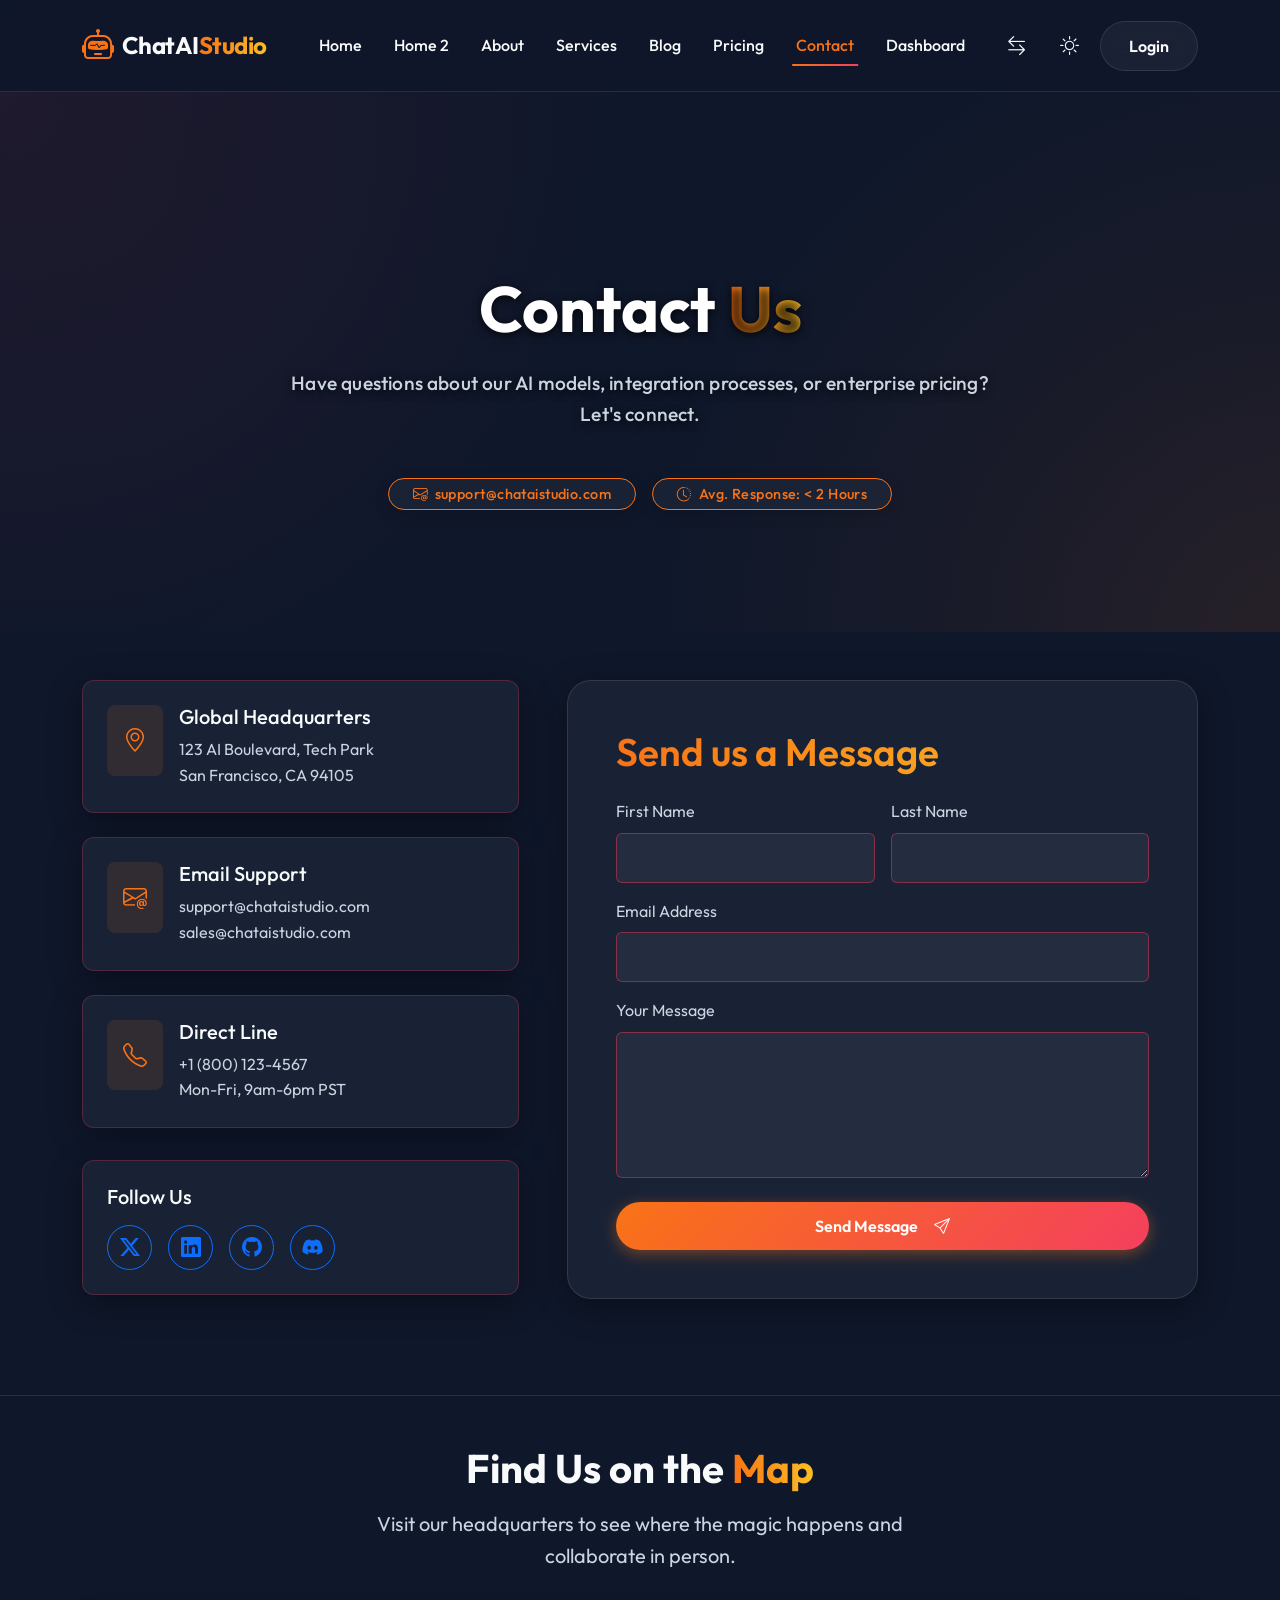
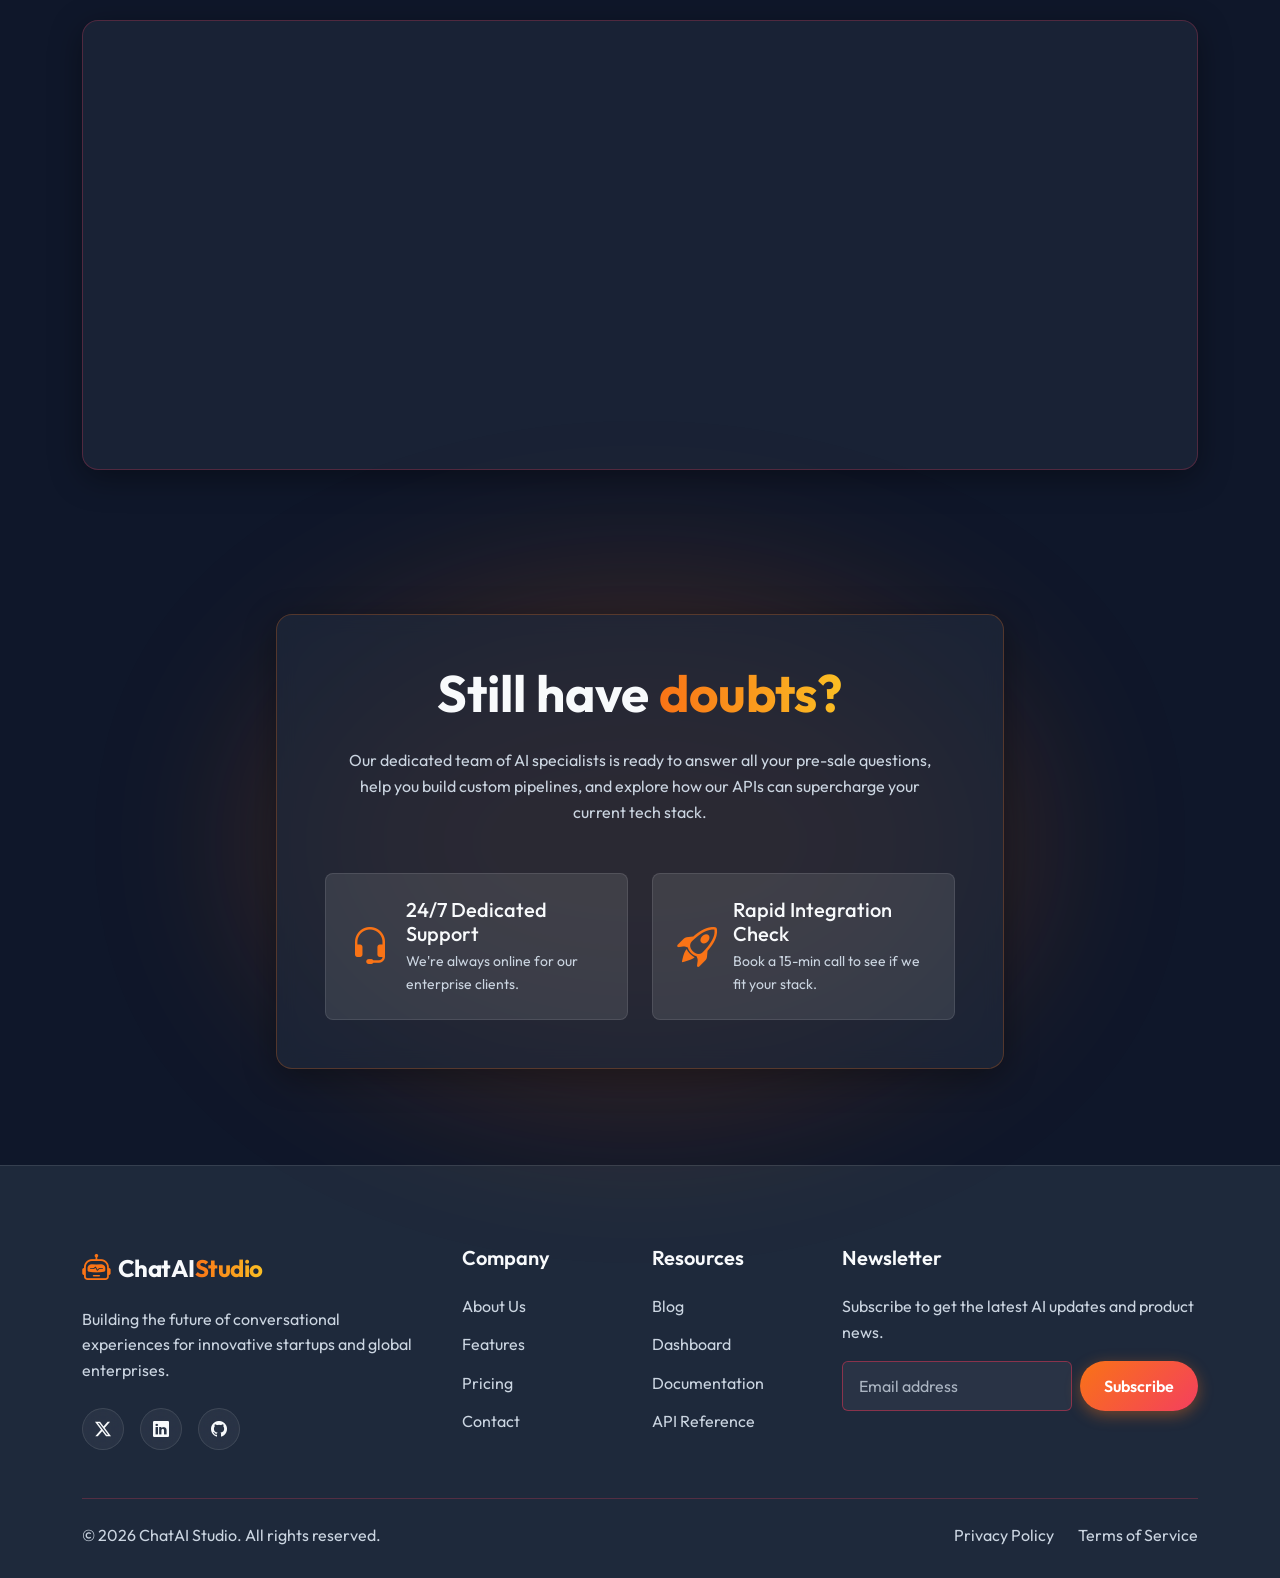
<file: contact.html>
<!DOCTYPE html>
<html lang="en" data-theme="dark">

<head>
  <meta charset="UTF-8">
  <meta name="viewport" content="width=device-width, initial-scale=1.0">
  <title>Contact Us | ChatAI Studio</title>

  <link href="https://cdn.jsdelivr.net/npm/bootstrap@5.3.2/dist/css/bootstrap.min.css" rel="stylesheet">
  <link rel="stylesheet" href="https://cdn.jsdelivr.net/npm/bootstrap-icons@1.11.1/font/bootstrap-icons.css">

  <link rel="stylesheet" href="assets/css/style.css">
  <link rel="stylesheet" href="assets/css/dark-mode.css">
  <link rel="stylesheet" href="assets/css/rtl.css">

  <!-- Favicon -->
  <link rel="icon" type="image/svg+xml" href="assets/images/favicon.svg">

  <script>
    const savedTheme = localStorage.getItem('theme');
    if (savedTheme) {
      document.documentElement.setAttribute('data-theme', savedTheme);
    }
    const savedDir = localStorage.getItem('dir');
    if (savedDir) {
      document.documentElement.setAttribute('dir', savedDir);
    }
  </script>
</head>

<body>

  <!-- Header -->
  <nav class="navbar navbar-expand-xl sticky-top">
    <div class="container">
      <a class="navbar-brand d-flex align-items-center gap-2" href="index.html">
        <i class="bi bi-robot fs-2 text-primary"></i>
        <span class="fs-4">ChatAI<span class="text-gradient">Studio</span></span>
      </a>
      <button class="navbar-toggler btn-outline-glass border-0" type="button" data-bs-toggle="offcanvas"
        data-bs-target="#mobileMenu">
        <i class="bi bi-list fs-2 text-primary"></i>
      </button>

      <div class="collapse navbar-collapse d-none d-xl-flex" id="navbarNav">
        <ul class="navbar-nav mx-auto gap-3">
          <li class="nav-item"><a class="nav-link" href="index.html">Home</a></li>
          <li class="nav-item"><a class="nav-link" href="home-2.html">Home 2</a></li>
          <li class="nav-item"><a class="nav-link" href="about.html">About</a></li>
          <li class="nav-item"><a class="nav-link" href="services.html">Services</a></li>
          <li class="nav-item"><a class="nav-link" href="blog.html">Blog</a></li>
          <li class="nav-item"><a class="nav-link" href="pricing.html">Pricing</a></li>
          <li class="nav-item"><a class="nav-link active" href="contact.html">Contact</a></li>
          <li class="nav-item"><a class="nav-link" href="dashboard.html">Dashboard</a></li>
        </ul>
        <div class="d-flex align-items-center gap-3">
          <button class="theme-toggle me-2" aria-label="Toggle RTL" title="Toggle RTL"
            onclick="let dirTarget = document.documentElement.getAttribute('dir') === 'rtl' ? 'ltr' : 'rtl'; document.documentElement.setAttribute('dir', dirTarget); localStorage.setItem('dir', dirTarget);">
            <i class="bi bi-arrow-left-right"></i>
          </button>
          <button class="theme-toggle" aria-label="Toggle Theme"
            onclick="let themeTarget = document.documentElement.getAttribute('data-theme') === 'dark' ? 'light' : 'dark'; document.documentElement.setAttribute('data-theme', themeTarget); localStorage.setItem('theme', themeTarget);">
            <i class="bi bi-sun"></i>
          </button>
          <a href="login.html" class="btn btn-outline-glass">Login</a>
        </div>
      </div>
    </div>
  </nav>

  <!-- Mobile Offcanvas Menu -->
  <div class="offcanvas offcanvas-end d-xl-none glass-panel border-0" tabindex="-1" id="mobileMenu"
    aria-labelledby="mobileMenuLabel">
    <div class="offcanvas-header border-bottom border-secondary border-opacity-25">
      <h5 class="offcanvas-title d-flex align-items-center gap-2" id="mobileMenuLabel">
        <i class="bi bi-robot fs-4 text-primary"></i>
        ChatAI<span class="text-gradient">Studio</span>
      </h5>
      <button type="button" class="btn-close btn-close-white" data-bs-dismiss="offcanvas" aria-label="Close"></button>
    </div>
    <div class="offcanvas-body">
      <ul class="navbar-nav gap-3 mb-4">
        <li class="nav-item"><a class="nav-link" href="index.html">Home</a></li>
        <li class="nav-item"><a class="nav-link" href="home-2.html">Home 2</a></li>
        <li class="nav-item"><a class="nav-link" href="about.html">About</a></li>
        <li class="nav-item"><a class="nav-link" href="services.html">Services</a></li>
        <li class="nav-item"><a class="nav-link" href="blog.html">Blog</a></li>
        <li class="nav-item"><a class="nav-link" href="pricing.html">Pricing</a></li>
        <li class="nav-item"><a class="nav-link active" href="contact.html">Contact</a></li>
        <li class="nav-item"><a class="nav-link" href="dashboard.html">Dashboard</a></li>
      </ul>
      <div class="d-flex align-items-center gap-3 mb-4 justify-content-center">
        <button class="theme-toggle" aria-label="Toggle RTL"
          onclick="let mobileDir = document.documentElement.getAttribute('dir') === 'rtl' ? 'ltr' : 'rtl'; document.documentElement.setAttribute('dir', mobileDir); localStorage.setItem('dir', mobileDir);">
          <i class="bi bi-arrow-left-right"></i>
        </button>
        <button class="theme-toggle" aria-label="Toggle Theme"
          onclick="let mobileTheme = document.documentElement.getAttribute('data-theme') === 'dark' ? 'light' : 'dark'; document.documentElement.setAttribute('data-theme', mobileTheme); localStorage.setItem('theme', mobileTheme);">
          <i class="bi bi-sun"></i>
        </button>
      </div>
      <div class="d-flex flex-column gap-2">
        <a href="login.html" class="btn btn-outline-glass w-100">Login</a>
      </div>
    </div>
  </div>

  <main>
    <section class="hero-section text-center position-relative" id="contact-hero"
      style="min-height: 60vh; padding: 160px 0 100px;">
      <div class="hero-bg hero-bg--contact"></div>
      <div class="container position-relative z-1">
        <h1>Contact <span class="text-gradient">Us</span></h1>
        <p class="lead mx-auto mb-4" style="max-width: 700px;">Have questions about our AI models, integration
          processes, or enterprise pricing? Let's connect.</p>
        <div class="d-flex flex-wrap justify-content-center gap-3 mt-5">
          <span
            class="badge bg-secondary bg-opacity-10 border border-secondary border-opacity-25 rounded-pill px-4 py-2 text-primary fw-medium"><i
              class="bi bi-envelope-at me-1"></i> support@chataistudio.com</span>
          <span
            class="badge bg-secondary bg-opacity-10 border border-secondary border-opacity-25 rounded-pill px-4 py-2 text-primary fw-medium"><i
              class="bi bi-clock-history me-1"></i> Avg. Response: &lt; 2 Hours</span>
        </div>
      </div>
    </section>

    <section class="py-5 mb-5" id="contact-section">
      <div class="container">
        <div class="row g-5">
          <div class="col-lg-5">
            <div class="d-flex flex-column gap-4">
              <div class="service-card text-start p-4 glass-panel border border-secondary border-opacity-25 hover-lift">
                <div class="d-flex align-items-start gap-3">
                  <div class="bg-primary bg-opacity-10 p-3 rounded-3 text-primary">
                    <i class="bi bi-geo-alt fs-4"></i>
                  </div>
                  <div>
                    <h5 class="mb-2">Global Headquarters</h5>
                    <p class="mb-0 text-muted">123 AI Boulevard, Tech Park<br>San Francisco, CA 94105</p>
                  </div>
                </div>
              </div>
              <div class="service-card text-start p-4 glass-panel border border-secondary border-opacity-25 hover-lift">
                <div class="d-flex align-items-start gap-3">
                  <div class="bg-primary bg-opacity-10 p-3 rounded-3 text-primary">
                    <i class="bi bi-envelope-at fs-4"></i>
                  </div>
                  <div>
                    <h5 class="mb-2">Email Support</h5>
                    <p class="mb-0 text-muted">support@chataistudio.com<br>sales@chataistudio.com</p>
                  </div>
                </div>
              </div>
              <div class="service-card text-start p-4 glass-panel border border-secondary border-opacity-25 hover-lift">
                <div class="d-flex align-items-start gap-3">
                  <div class="bg-primary bg-opacity-10 p-3 rounded-3 text-primary">
                    <i class="bi bi-telephone fs-4"></i>
                  </div>
                  <div>
                    <h5 class="mb-2">Direct Line</h5>
                    <p class="mb-0 text-muted">+1 (800) 123-4567<br>Mon-Fri, 9am-6pm PST</p>
                  </div>
                </div>
              </div>

              <!-- Social Media Card -->
              <div
                class="service-card text-start p-4 glass-panel border border-secondary border-opacity-25 bg-gradient-subtle mt-2 hover-lift">
                <h5 class="mb-3">Follow Us</h5>
                <div class="d-flex gap-3">
                  <a href="#"
                    class="btn btn-outline-primary rounded-circle p-2 d-flex align-items-center justify-content-center"
                    style="width: 45px; height: 45px;" title="Twitter">
                    <i class="bi bi-twitter-x fs-5"></i>
                  </a>
                  <a href="#"
                    class="btn btn-outline-primary rounded-circle p-2 d-flex align-items-center justify-content-center"
                    style="width: 45px; height: 45px;" title="LinkedIn">
                    <i class="bi bi-linkedin fs-5"></i>
                  </a>
                  <a href="#"
                    class="btn btn-outline-primary rounded-circle p-2 d-flex align-items-center justify-content-center"
                    style="width: 45px; height: 45px;" title="GitHub">
                    <i class="bi bi-github fs-5"></i>
                  </a>
                  <a href="#"
                    class="btn btn-outline-primary rounded-circle p-2 d-flex align-items-center justify-content-center"
                    style="width: 45px; height: 45px;" title="Discord">
                    <i class="bi bi-discord fs-5"></i>
                  </a>
                </div>
              </div>
            </div>
          </div>
          <div class="col-lg-7">
            <div class="glass-panel p-5">
              <h3 class="mb-4 text-gradient">Send us a Message</h3>
              <form>
                <div class="row g-3">
                  <div class="col-md-6">
                    <label class="form-label text-muted">First Name</label>
                    <input type="text" class="form-control bg-transparent border-secondary border-opacity-50 text-white"
                      required>
                  </div>
                  <div class="col-md-6">
                    <label class="form-label text-muted">Last Name</label>
                    <input type="text" class="form-control bg-transparent border-secondary border-opacity-50 text-white"
                      required>
                  </div>
                  <div class="col-12">
                    <label class="form-label text-muted">Email Address</label>
                    <input type="email"
                      class="form-control bg-transparent border-secondary border-opacity-50 text-white" required>
                  </div>
                  <div class="col-12">
                    <label class="form-label text-muted">Your Message</label>
                    <textarea class="form-control bg-transparent border-secondary border-opacity-50 text-white" rows="5"
                      required></textarea>
                  </div>
                  <div class="col-12 mt-4">
                    <button type="submit" class="btn btn-primary-gradient w-100">Send Message <i
                        class="bi bi-send ms-2"></i></button>
                  </div>
                </div>
              </form>
            </div>
          </div>
        </div>
      </div>
    </section>

    <!-- Interactive Map Section -->
    <section class="py-5 position-relative border-top border-secondary border-opacity-25">
      <div class="container">
        <div class="text-center mb-5">
          <h2 class="display-6 fw-bold">Find Us on the <span class="text-gradient">Map</span></h2>
          <p class="mx-auto fs-5" style="max-width: 600px;">Visit our headquarters to see where the magic happens and
            collaborate in person.</p>
        </div>
        <div class="glass-panel p-2 rounded-4 border border-secondary border-opacity-25" style="height: 450px;">
          <iframe class="w-100 h-100 rounded-3"
            src="https://www.google.com/maps/embed?pb=!1m18!1m12!1m3!1d3153.0977464016147!2d-122.39517562479603!3d37.78774787198235!2m3!1f0!2f0!3f0!3m2!1i1024!2i768!4f13.1!3m3!1m2!1s0x80858064d1f21cc7%3A0x67dbaf9e7e7a898b!2s123%20Mission%20St%2C%20San%20Francisco%2C%20CA%2094105%2C%20USA!5e0!3m2!1sen!2sus!4v1703270766299!5m2!1sen!2sus"
            style="border:0; filter: invert(90%) hue-rotate(180deg);" allowfullscreen="" loading="lazy"
            referrerpolicy="no-referrer-when-downgrade"></iframe>
        </div>
      </div>
    </section>

    <!-- Unique Contact Feel Section (FAQ / Pre-sale inquiries) -->
    <section class="py-5 my-5">
      <div class="container">
        <div class="row justify-content-center g-5">
          <div class="col-lg-8 text-center">
            <div class="position-relative">
              <div
                class="position-absolute top-50 start-50 translate-middle w-100 h-100 bg-primary opacity-25 blur-xl rounded-circle"
                style="filter: blur(100px);"></div>
              <div class="glass-panel p-5 border border-primary border-opacity-25 position-relative z-1 rounded-4">
                <h2 class="fw-bold mb-4">Still have <span class="text-gradient">doubts?</span></h2>
                <p class="text-muted mb-5 mx-auto" style="max-width: 600px;">Our dedicated team of AI specialists is
                  ready to answer all your pre-sale
                  questions, help you build custom pipelines, and explore how our APIs can supercharge your current tech
                  stack.</p>

                <div class="d-flex flex-column flex-md-row gap-4 justify-content-center">
                  <div
                    class="d-flex align-items-center justify-content-start text-start gap-3 p-4 rounded-3 bg-white bg-opacity-10 border border-white border-opacity-10 w-100 hover-lift">
                    <i class="bi bi-headset fs-1 text-primary"></i>
                    <div>
                      <h5 class="mb-1">24/7 Dedicated Support</h5>
                      <p class="mb-0 text-muted small">We're always online for our enterprise clients.</p>
                    </div>
                  </div>
                  <div
                    class="d-flex align-items-center justify-content-start text-start gap-3 p-4 rounded-3 bg-white bg-opacity-10 border border-white border-opacity-10 w-100 hover-lift">
                    <i class="bi bi-rocket-takeoff fs-1 text-primary"></i>
                    <div>
                      <h5 class="mb-1">Rapid Integration Check</h5>
                      <p class="mb-0 text-muted small">Book a 15-min call to see if we fit your stack.</p>
                    </div>
                  </div>
                </div>
              </div>
            </div>
          </div>
        </div>
      </div>
    </section>
  </main>

  <!-- Footer -->
  <footer class="mega-footer mt-auto">
    <div class="container">
      <div class="row g-4 mb-5">
        <div class="col-lg-4">
          <a class="navbar-brand d-flex align-items-center gap-2 mb-3" href="index.html">
            <i class="bi bi-robot fs-3 text-primary"></i>
            <span class="fs-4">ChatAI<span class="text-gradient">Studio</span></span>
          </a>
          <p class="text-muted pe-lg-4 mb-4">Building the future of conversational experiences for innovative startups
            and global enterprises.</p>
          <div class="d-flex gap-3">
            <a href="#"
              class="btn btn-outline-glass rounded-circle p-2 d-flex align-items-center justify-content-center"
              style="width: 42px; height: 42px;" title="Twitter">
              <i class="bi bi-twitter-x"></i>
            </a>
            <a href="#"
              class="btn btn-outline-glass rounded-circle p-2 d-flex align-items-center justify-content-center"
              style="width: 42px; height: 42px;" title="LinkedIn">
              <i class="bi bi-linkedin"></i>
            </a>
            <a href="#"
              class="btn btn-outline-glass rounded-circle p-2 d-flex align-items-center justify-content-center"
              style="width: 42px; height: 42px;" title="GitHub">
              <i class="bi bi-github"></i>
            </a>
          </div>
        </div>
        <div class="col-lg-2 col-md-4 col-6">
          <h5 class="footer-heading">Company</h5>
          <a href="about.html" class="footer-link">About Us</a>
          <a href="services.html" class="footer-link">Features</a>
          <a href="pricing.html" class="footer-link">Pricing</a>
          <a href="contact.html" class="footer-link">Contact</a>
        </div>
        <div class="col-lg-2 col-md-4 col-6">
          <h5 class="footer-heading">Resources</h5>
          <a href="blog.html" class="footer-link">Blog</a>
          <a href="dashboard.html" class="footer-link">Dashboard</a>
          <a href="#" class="footer-link">Documentation</a>
          <a href="#" class="footer-link">API Reference</a>
        </div>
        <div class="col-lg-4 col-md-4">
          <h5 class="footer-heading">Newsletter</h5>
          <p class="text-muted mb-3">Subscribe to get the latest AI updates and product news.</p>
          <form class="d-flex gap-2">
            <input type="email" class="form-control bg-transparent border-secondary border-opacity-50 text-white"
              placeholder="Email address" required>
            <button class="btn btn-primary-gradient px-4" type="submit">Subscribe</button>
          </form>
        </div>
      </div>
      <div
        class="d-flex flex-column flex-md-row justify-content-between align-items-center pt-4 border-top border-secondary border-opacity-25">
        <p class="text-muted mb-3 mb-md-0">&copy; 2026 ChatAI Studio. All rights reserved.</p>
        <div class="d-flex gap-4">
          <a href="#" class="text-muted text-decoration-none">Privacy Policy</a>
          <a href="#" class="text-muted text-decoration-none">Terms of Service</a>
        </div>
      </div>
    </div>
  </footer>

  <script src="https://cdn.jsdelivr.net/npm/bootstrap@5.3.2/dist/js/bootstrap.bundle.min.js"></script>
  <script src="assets/js/main.js"></script>
</body>

</html>
</file>
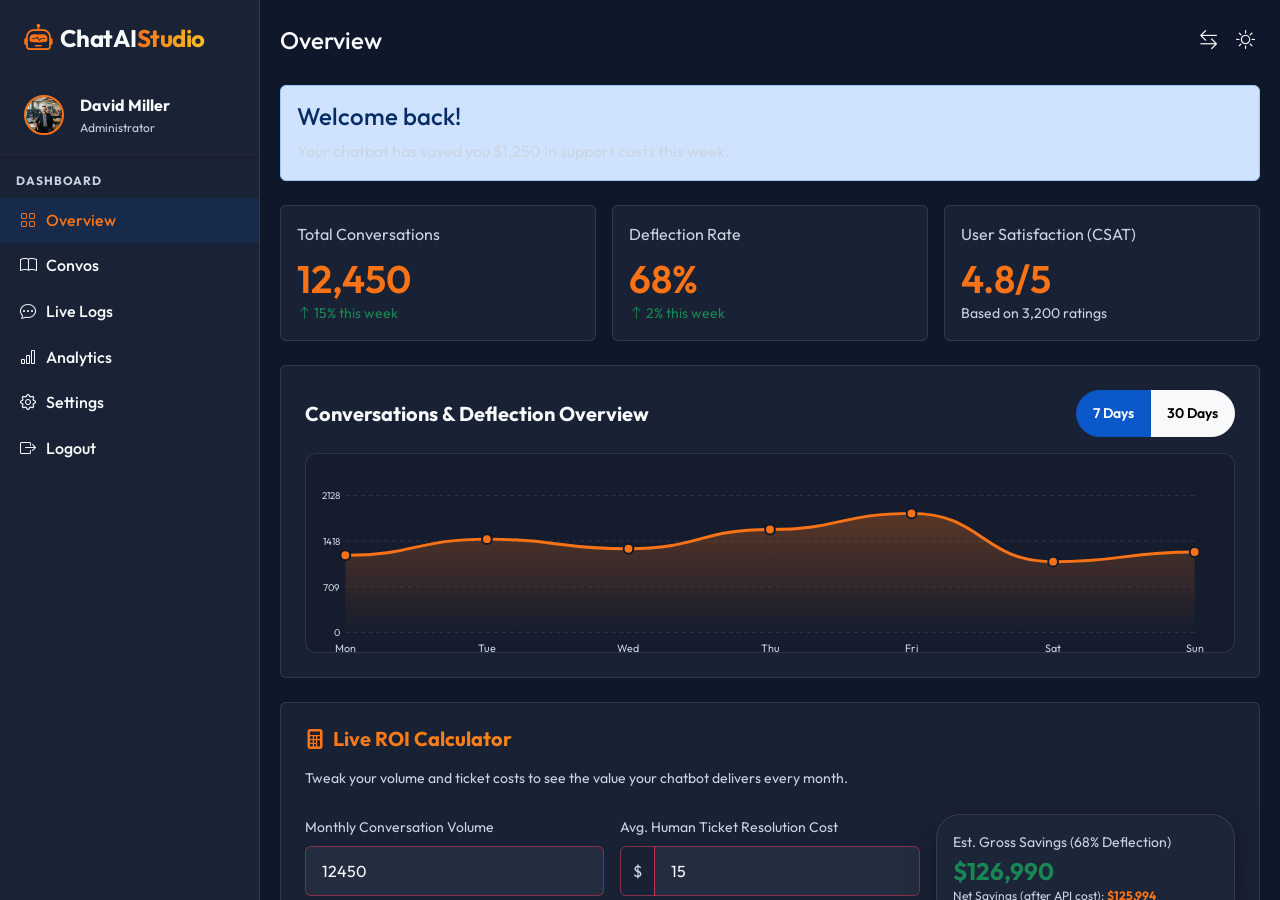
<file: dashboard.html>
<!DOCTYPE html>
<html lang="en" data-theme="dark">
<head>
  <meta charset="UTF-8">
  <meta name="viewport" content="width=device-width, initial-scale=1.0">
  <title>Dashboard - AI Chatbot Studio</title>
  <link href="https://cdn.jsdelivr.net/npm/bootstrap@5.3.2/dist/css/bootstrap.min.css" rel="stylesheet">
  <link rel="stylesheet" href="https://cdn.jsdelivr.net/npm/bootstrap-icons@1.11.1/font/bootstrap-icons.css">
  <link rel="stylesheet" href="assets/css/style.css">
  <link rel="stylesheet" href="assets/css/dark-mode.css">
  <link rel="stylesheet" href="assets/css/rtl.css">
  
  <!-- Favicon -->
  <link rel="icon" type="image/svg+xml" href="assets/images/favicon.svg">
  <style>
    /* Dashboard specific layout */
    .dashboard-wrapper { display: flex; height: 100vh; overflow: hidden; width: 100vw; }
    .sidebar { width: 260px; min-width: 260px; flex-shrink: 0; background-color: var(--card-bg); border-right: 1px solid var(--border-color); display: flex; flex-direction: column; transition: transform 0.3s ease; }

    .content-area { flex-grow: 1; display: flex; flex-direction: column; height: 100vh; overflow: hidden; position: relative; }
    .dashboard-header { height: 76px; border-bottom: 1px solid var(--border-color); background-color: var(--card-bg); display: flex; align-items: center; justify-content: space-between; padding: 0 1.5rem; flex-shrink: 0; }
    .main-content { flex-grow: 1; overflow-y: auto; background-color: var(--bg-color); padding: 20px; }
    .sidebar-link { padding: 10px 20px; color: var(--text-color); text-decoration: none; display: flex; align-items: center; gap: 10px; font-weight: 500; }
    .sidebar-link:hover, .sidebar-link.active { background-color: rgba(13, 110, 253, 0.1); color: var(--primary); }
    .sidebar-circle-btn {
      width: 40px;
      height: 40px;
      border-radius: 50%;
      display: inline-flex;
      align-items: center;
      justify-content: center;
      padding: 0 !important;
      background: rgba(255, 255, 255, 0.05);
      border: 1px solid var(--border-color);
      color: var(--text-color);
      transition: var(--transition);
    }
    .sidebar-circle-btn:hover {
      background: rgba(255, 255, 255, 0.1);
      color: var(--primary);
    }
    .sidebar-close-btn {
      display: none !important;
    }
    .header-brand {
      display: none !important;
    }
    .dashboard-header .navbar-toggler {
      display: none !important;
    }
    
    /* Desktop default styling (> 1100px) */
    .header-toggles {
      display: flex !important;
    }
    .sidebar-toggles-container {
      display: none !important;
    }

    /* Mobile/Tablet viewports (300px to 1100px) */
    @media (max-width: 1100px) {
      .sidebar {
        position: fixed;
        z-index: 1050;
        height: 100vh;
        top: 0;
        left: 0;
        width: 300px;
        transform: translateX(-100%);
        background-color: var(--bg-color-alt) !important;
        box-shadow: var(--glass-shadow);
      }
      .sidebar.show {
        transform: translateX(0);
      }
      html[dir="rtl"] .sidebar {
        left: auto;
        right: 0;
        transform: translateX(100%);
      }
      html[dir="rtl"] .sidebar.show {
        transform: translateX(0);
      }
      .sidebar-close-btn {
        display: inline-flex !important;
      }
      .header-brand {
        display: flex !important;
      }
      .dashboard-header .navbar-toggler {
        display: block !important;
      }
      .header-toggles {
        display: none !important;
      }
      .sidebar-toggles-container {
        display: block !important;
      }
    }
    @media (max-width: 576px) {
      .sidebar {
        width: 100% !important;
      }
    }
  </style>
  <script>
    const savedTheme = localStorage.getItem('theme');
    if (savedTheme) {
        document.documentElement.setAttribute('data-theme', savedTheme);
    }
    const savedDir = localStorage.getItem('dir');
    if (savedDir) {
        document.documentElement.setAttribute('dir', savedDir);
    }
  </script>
</head>
<body class="dashboard-body">
  <div class="dashboard-wrapper">
    <!-- Sidebar -->
    <aside class="sidebar" id="dashboard-sidebar">
      <div class="px-4 py-3 d-flex align-items-center justify-content-between">
        <a class="navbar-brand d-flex align-items-center gap-2" href="index.html">
          <i class="bi bi-robot fs-3 text-primary"></i>
          <span class="fs-4">ChatAI<span class="text-gradient">Studio</span></span>
        </a>
        <button class="sidebar-circle-btn sidebar-close-btn" id="sidebar-toggle"><i class="bi bi-x fs-4"></i></button>
      </div>
      <!-- User Profile Card in Sidebar -->
      <div class="px-4 py-3 border-bottom border-secondary border-opacity-10 d-flex align-items-center gap-3">
        <img src="assets/images/david.png" alt="User Profile" class="rounded-circle border border-primary border-2" style="width: 40px; height: 40px; object-fit: cover;">
        <div class="d-flex flex-column">
          <span class="fw-bold fs-6" style="color: var(--text-color);">David Miller</span>
          <span class="text-muted small" style="font-size: 0.75rem;">Administrator</span>
        </div>
      </div>
      <div class="flex-grow-1 py-3" style="overflow-y: auto;">
        <small class="text-muted px-3 mb-2 d-block text-uppercase fw-bold" style="font-size: 0.75rem; letter-spacing: 1px;">Dashboard</small>
        <a href="dashboard.html" class="sidebar-link active"><i class="bi bi-grid"></i> Overview</a>
        <a href="knowledge-base.html" class="sidebar-link"><i class="bi bi-book"></i> Convos</a>
        <a href="live-logs.html" class="sidebar-link"><i class="bi bi-chat-dots"></i> Live Logs</a>
        <a href="analytics.html" class="sidebar-link"><i class="bi bi-bar-chart"></i> Analytics</a>
        <a href="settings.html" class="sidebar-link"><i class="bi bi-gear"></i> Settings</a>
        <a href="index.html" class="sidebar-link"><i class="bi bi-box-arrow-right"></i> Logout</a>

        <!-- Settings & Toggles (Mobile View Only) -->
        <div class="sidebar-toggles-container mt-4 pt-3 border-top border-secondary border-opacity-25">
          <div class="px-3 d-flex gap-3 justify-content-start">
            <button class="sidebar-circle-btn" aria-label="Toggle RTL" onclick="document.documentElement.setAttribute('dir', document.documentElement.getAttribute('dir') === 'rtl' ? 'ltr' : 'rtl'); localStorage.setItem('dir', document.documentElement.getAttribute('dir'));">
              <i class="bi bi-arrow-left-right"></i>
            </button>
            <button class="sidebar-circle-btn" aria-label="Toggle Theme" onclick="document.documentElement.setAttribute('data-theme', document.documentElement.getAttribute('data-theme') === 'dark' ? 'light' : 'dark'); localStorage.setItem('theme', document.documentElement.getAttribute('data-theme'));">
              <i class="bi bi-sun"></i>
            </button>
          </div>
        </div>
      </div>
    </aside>

    <!-- Content Area (Floating Toggles + Main Content) -->
    <div class="content-area">

      <!-- Main Content -->
      <main class="main-content">
      <div class="d-flex justify-content-between align-items-center mb-4">
        <div class="d-flex align-items-center gap-2">
          <h2 class="h4 mb-0">Overview</h2>
        </div>
        <div class="d-flex align-items-center gap-2">
          <button class="theme-toggle" aria-label="Toggle RTL" title="Toggle RTL" onclick="document.documentElement.setAttribute('dir', document.documentElement.getAttribute('dir') === 'rtl' ? 'ltr' : 'rtl'); localStorage.setItem('dir', document.documentElement.getAttribute('dir'));">
            <i class="bi bi-arrow-left-right"></i>
          </button>
          <button class="theme-toggle" aria-label="Toggle Theme" onclick="document.documentElement.setAttribute('data-theme', document.documentElement.getAttribute('data-theme') === 'dark' ? 'light' : 'dark'); localStorage.setItem('theme', document.documentElement.getAttribute('data-theme'));">
            <i class="bi bi-sun"></i>
          </button>
          <button class="navbar-toggler btn-outline-glass border-0 d-xl-none" type="button" onclick="document.getElementById('dashboard-sidebar').classList.add('show')">
            <i class="bi bi-list fs-2 text-primary"></i>
          </button>
        </div>
      </div>

      <!-- Welcome Message -->
      <div class="alert alert-primary mb-4">
        <h4 class="alert-heading">Welcome back!</h4>
        <p class="mb-0">Your chatbot has saved you $1,250 in support costs this week.</p>
      </div>

      <!-- Stats -->
      <div class="row g-3 mb-4">
        <div class="col-md-4">
          <div class="card card-custom p-3 h-100 text-start">
            <div class="text-muted mb-2">Total Conversations</div>
            <h3 class="text-primary mb-0">12,450</h3>
            <small class="text-success"><i class="bi bi-arrow-up"></i> 15% this week</small>
          </div>
        </div>
        <div class="col-md-4">
          <div class="card card-custom p-3 h-100 text-start">
            <div class="text-muted mb-2">Deflection Rate</div>
            <h3 class="text-primary mb-0">68%</h3>
            <small class="text-success"><i class="bi bi-arrow-up"></i> 2% this week</small>
          </div>
        </div>
        <div class="col-md-4">
          <div class="card card-custom p-3 h-100 text-start">
            <div class="text-muted mb-2">User Satisfaction (CSAT)</div>
            <h3 class="text-primary mb-0">4.8/5</h3>
            <small class="text-muted">Based on 3,200 ratings</small>
          </div>
        </div>
      </div>

      <!-- Interactive SVG Analytics Chart -->
      <div class="card card-custom p-4 text-start mb-4">
        <div class="d-flex justify-content-between align-items-center mb-3">
          <h5 class="mb-0 fw-bold">Conversations & Deflection Overview</h5>
          <div class="btn-group btn-group-sm" role="group" aria-label="Chart Period">
            <button type="button" class="btn btn-sm btn-primary active px-3" data-chart-filter="7days">7 Days</button>
            <button type="button" class="btn btn-sm btn-light px-3" data-chart-filter="30days">30 Days</button>
          </div>
        </div>
        <div class="position-relative" id="dashboard-chart-container" style="height: 200px; border: 1px solid var(--border-color); border-radius: var(--border-radius); padding: 10px; background: rgba(0,0,0,0.15);">
          <!-- Chart is drawn dynamically via dashboard.js -->
        </div>
      </div>

      <!-- Live Business ROI Calculator -->
      <div class="card card-custom p-4 text-start mb-4">
        <h5 class="mb-3 fw-bold text-gradient"><i class="bi bi-calculator-fill me-2"></i>Live ROI Calculator</h5>
        <p class="text-muted small">Tweak your volume and ticket costs to see the value your chatbot delivers every month.</p>
        <div class="row g-3">
          <div class="col-md-4">
            <label for="roi-volume" class="form-label small text-muted">Monthly Conversation Volume</label>
            <input type="number" class="form-control bg-transparent text-white border-secondary border-opacity-50" id="roi-volume" value="12450">
          </div>
          <div class="col-md-4">
            <label for="roi-cost" class="form-label small text-muted">Avg. Human Ticket Resolution Cost</label>
            <div class="input-group">
              <span class="input-group-text bg-transparent border-secondary border-opacity-50 text-muted">$</span>
              <input type="number" class="form-control bg-transparent text-white border-secondary border-opacity-50" id="roi-cost" value="15">
            </div>
          </div>
          <div class="col-md-4">
            <div class="glass-panel p-3 h-100 d-flex flex-column justify-content-center">
              <span class="text-muted d-block small mb-1">Est. Gross Savings (68% Deflection)</span>
              <h4 class="mb-0 text-success fw-bold" id="roi-savings-display">$126,990</h4>
              <small class="text-muted" style="font-size: 0.75rem;">Net Savings (after API cost): <strong class="text-primary" id="roi-net-display">$125,994</strong></small>
            </div>
          </div>
        </div>
      </div>


    </main>
    </div>
  </div>

  <script src="https://cdn.jsdelivr.net/npm/bootstrap@5.3.2/dist/js/bootstrap.bundle.min.js"></script>
  <script src="assets/js/main.js"></script>
  <script src="assets/js/dashboard.js"></script>
</body>
</html>
</file>
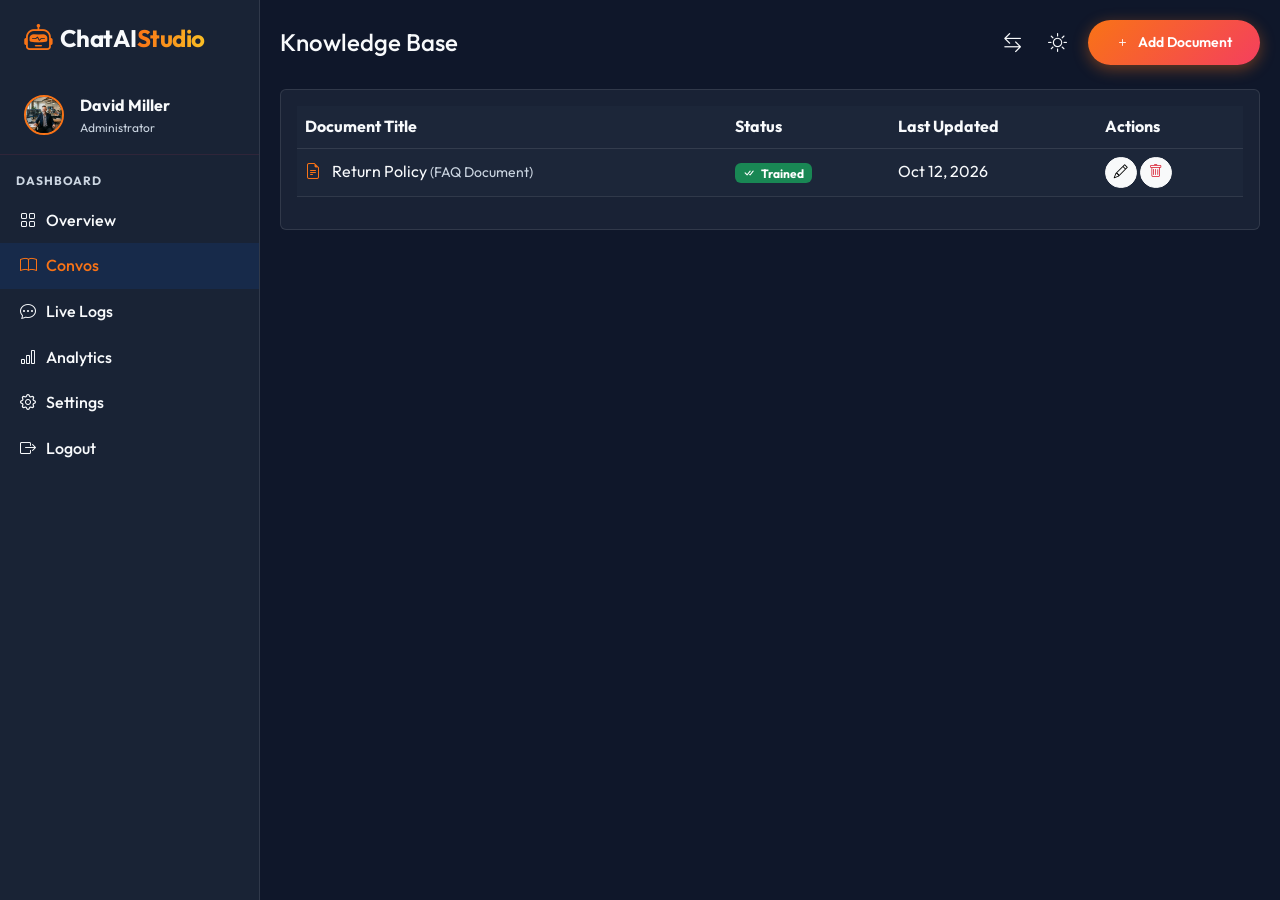
<file: knowledge-base.html>
<!DOCTYPE html>
<html lang="en" data-theme="dark">
<head>
  <meta charset="UTF-8">
  <meta name="viewport" content="width=device-width, initial-scale=1.0">
  <title>Knowledge Base - AI Chatbot Studio</title>
  <link href="https://cdn.jsdelivr.net/npm/bootstrap@5.3.2/dist/css/bootstrap.min.css" rel="stylesheet">
  <link rel="stylesheet" href="https://cdn.jsdelivr.net/npm/bootstrap-icons@1.11.1/font/bootstrap-icons.css">
  <link rel="stylesheet" href="assets/css/style.css">
  <link rel="stylesheet" href="assets/css/dark-mode.css">
  <link rel="stylesheet" href="assets/css/rtl.css">
  
  <!-- Favicon -->
  <link rel="icon" type="image/svg+xml" href="assets/images/favicon.svg">

  <style>
    /* Dashboard specific layout */
    .dashboard-wrapper { display: flex; height: 100vh; overflow: hidden; width: 100vw; }
    .sidebar { width: 260px; min-width: 260px; flex-shrink: 0; background-color: var(--card-bg); border-right: 1px solid var(--border-color); display: flex; flex-direction: column; transition: transform 0.3s ease; }
    .content-area { flex-grow: 1; display: flex; flex-direction: column; height: 100vh; overflow: hidden; position: relative; }
    .dashboard-header { height: 76px; border-bottom: 1px solid var(--border-color); background-color: var(--card-bg); display: flex; align-items: center; justify-content: space-between; padding: 0 1.5rem; flex-shrink: 0; }
    .main-content { flex-grow: 1; overflow-y: auto; background-color: var(--bg-color); padding: 20px; }
    .sidebar-link { padding: 10px 20px; color: var(--text-color); text-decoration: none; display: flex; align-items: center; gap: 10px; font-weight: 500; }
    .sidebar-link:hover, .sidebar-link.active { background-color: rgba(13, 110, 253, 0.1); color: var(--primary); }
    .sidebar-circle-btn {
      width: 40px;
      height: 40px;
      border-radius: 50%;
      display: inline-flex;
      align-items: center;
      justify-content: center;
      padding: 0 !important;
      background: rgba(255, 255, 255, 0.05);
      border: 1px solid var(--border-color);
      color: var(--text-color);
      transition: var(--transition);
    }
    .sidebar-circle-btn:hover {
      background: rgba(255, 255, 255, 0.1);
      color: var(--primary);
    }
    .sidebar-close-btn {
      display: none !important;
    }
    .header-brand {
      display: none !important;
    }
    .dashboard-header .navbar-toggler {
      display: none !important;
    }
    
    /* Desktop default styling (> 1100px) */
    .header-toggles {
      display: flex !important;
    }
    .sidebar-toggles-container {
      display: none !important;
    }

    /* Mobile/Tablet viewports (300px to 1100px) */
    @media (max-width: 1100px) {
      .sidebar {
        position: fixed;
        z-index: 1050;
        height: 100vh;
        top: 0;
        left: 0;
        width: 300px;
        transform: translateX(-100%);
        background-color: var(--bg-color-alt) !important;
        box-shadow: var(--glass-shadow);
      }
      .sidebar.show {
        transform: translateX(0);
      }
      html[dir="rtl"] .sidebar {
        left: auto;
        right: 0;
        transform: translateX(100%);
      }
      html[dir="rtl"] .sidebar.show {
        transform: translateX(0);
      }
      .sidebar-close-btn {
        display: inline-flex !important;
      }
      .header-brand {
        display: flex !important;
      }
      .dashboard-header .navbar-toggler {
        display: block !important;
      }
      .header-toggles {
        display: none !important;
      }
      .sidebar-toggles-container {
        display: block !important;
      }
    }
    @media (max-width: 576px) {
      .sidebar {
        width: 100% !important;
      }
    }
  </style>
  <script>
    const savedTheme = localStorage.getItem('theme');
    if (savedTheme) {
        document.documentElement.setAttribute('data-theme', savedTheme);
    }
    const savedDir = localStorage.getItem('dir');
    if (savedDir) {
        document.documentElement.setAttribute('dir', savedDir);
    }
  </script>
</head>
<body class="dashboard-body">
  <div class="dashboard-wrapper">
    <!-- Sidebar -->
    <aside class="sidebar" id="dashboard-sidebar">
      <div class="px-4 py-3 d-flex align-items-center justify-content-between">
        <a class="navbar-brand d-flex align-items-center gap-2" href="index.html">
          <i class="bi bi-robot fs-3 text-primary"></i>
          <span class="fs-4">ChatAI<span class="text-gradient">Studio</span></span>
        </a>
        <button class="sidebar-circle-btn sidebar-close-btn" id="sidebar-toggle"><i class="bi bi-x fs-4"></i></button>
      </div>
      <!-- User Profile Card in Sidebar -->
      <div class="px-4 py-3 border-bottom border-secondary border-opacity-10 d-flex align-items-center gap-3">
        <img src="assets/images/david.png" alt="User Profile" class="rounded-circle border border-primary border-2" style="width: 40px; height: 40px; object-fit: cover;">
        <div class="d-flex flex-column">
          <span class="fw-bold fs-6" style="color: var(--text-color);">David Miller</span>
          <span class="text-muted small" style="font-size: 0.75rem;">Administrator</span>
        </div>
      </div>
      <div class="flex-grow-1 py-3" style="overflow-y: auto;">
        <small class="text-muted px-3 mb-2 d-block text-uppercase fw-bold" style="font-size: 0.75rem; letter-spacing: 1px;">Dashboard</small>
        <a href="dashboard.html" class="sidebar-link"><i class="bi bi-grid"></i> Overview</a>
        <a href="knowledge-base.html" class="sidebar-link active"><i class="bi bi-book"></i> Convos</a>
        <a href="live-logs.html" class="sidebar-link"><i class="bi bi-chat-dots"></i> Live Logs</a>
        <a href="analytics.html" class="sidebar-link"><i class="bi bi-bar-chart"></i> Analytics</a>
        <a href="settings.html" class="sidebar-link"><i class="bi bi-gear"></i> Settings</a>
        <a href="index.html" class="sidebar-link"><i class="bi bi-box-arrow-right"></i> Logout</a>

        <!-- Settings & Toggles (Mobile View Only) -->
        <div class="sidebar-toggles-container mt-4 pt-3 border-top border-secondary border-opacity-25">
          <div class="px-3 d-flex gap-3 justify-content-start">
            <button class="sidebar-circle-btn" aria-label="Toggle RTL" onclick="document.documentElement.setAttribute('dir', document.documentElement.getAttribute('dir') === 'rtl' ? 'ltr' : 'rtl'); localStorage.setItem('dir', document.documentElement.getAttribute('dir'));">
              <i class="bi bi-arrow-left-right"></i>
            </button>
            <button class="sidebar-circle-btn" aria-label="Toggle Theme" onclick="document.documentElement.setAttribute('data-theme', document.documentElement.getAttribute('data-theme') === 'dark' ? 'light' : 'dark'); localStorage.setItem('theme', document.documentElement.getAttribute('data-theme'));">
              <i class="bi bi-sun"></i>
            </button>
          </div>
        </div>
      </div>
    </aside>

    <!-- Content Area (Floating Toggles + Main Content) -->
    <div class="content-area">

      <!-- Main Content -->
      <main class="main-content">
      <div class="d-flex justify-content-between align-items-center mb-4">
        <div class="d-flex align-items-center gap-2">
          <h2 class="h4 mb-0">Knowledge Base</h2>
        </div>
        <div class="d-flex align-items-center gap-3">
          <button class="theme-toggle" aria-label="Toggle RTL" title="Toggle RTL" onclick="document.documentElement.setAttribute('dir', document.documentElement.getAttribute('dir') === 'rtl' ? 'ltr' : 'rtl'); localStorage.setItem('dir', document.documentElement.getAttribute('dir'));">
            <i class="bi bi-arrow-left-right"></i>
          </button>
          <button class="theme-toggle" aria-label="Toggle Theme" onclick="document.documentElement.setAttribute('data-theme', document.documentElement.getAttribute('data-theme') === 'dark' ? 'light' : 'dark'); localStorage.setItem('theme', document.documentElement.getAttribute('data-theme'));">
            <i class="bi bi-sun"></i>
          </button>
          <button class="navbar-toggler btn-outline-glass border-0 d-xl-none" type="button" onclick="document.getElementById('dashboard-sidebar').classList.add('show')">
            <i class="bi bi-list fs-2 text-primary"></i>
          </button>
          <button class="btn btn-primary-gradient btn-sm" data-bs-toggle="modal" data-bs-target="#addDocModal"><i class="bi bi-plus"></i> Add Document</button>
        </div>
      </div>
      
      <div class="card card-custom p-3 text-start">
        <div class="table-responsive">
          <table class="table table-hover align-middle" id="kb-table">
            <thead>
              <tr>
                <th>Document Title</th>
                <th>Status</th>
                <th>Last Updated</th>
                <th>Actions</th>
              </tr>
            </thead>
            <tbody>
              <tr>
                <td><i class="bi bi-file-earmark-text me-2 text-primary"></i> Return Policy <small class="text-muted">(FAQ Document)</small></td>
                <td><span class="badge bg-success"><i class="bi bi-check-all me-1"></i> Trained</span></td>
                <td>Oct 12, 2026</td>
                <td>
                  <button class="btn btn-sm btn-light py-1 px-2"><i class="bi bi-pencil"></i></button>
                  <button class="btn btn-sm btn-light text-danger py-1 px-2 delete-kb"><i class="bi bi-trash"></i></button>
                </td>
              </tr>
            </tbody>
          </table>
        </div>
      </div>

      <!-- Add Document Modal -->
      <div class="modal fade" id="addDocModal" tabindex="-1" aria-labelledby="addDocModalLabel" aria-hidden="true">
        <div class="modal-dialog modal-dialog-centered">
          <div class="modal-content glass-panel border border-secondary border-opacity-25" style="background-color: var(--bg-color-alt);">
            <div class="modal-header border-bottom border-secondary border-opacity-25">
              <h5 class="modal-title fw-bold" id="addDocModalLabel">Add Knowledge Source</h5>
              <button type="button" class="btn-close btn-close-white" data-bs-dismiss="modal" aria-label="Close"></button>
            </div>
            <form id="kb-add-form">
              <div class="modal-body">
                <div class="mb-3">
                  <label for="kb-doc-title" class="form-label small text-muted">Source Name or URL</label>
                  <input type="text" class="form-control bg-transparent text-white border-secondary border-opacity-50" id="kb-doc-title" placeholder="e.g., Shipping & Delivery Terms or https://example.com/faq" required>
                </div>
                <div class="mb-3">
                  <label for="kb-doc-type" class="form-label small text-muted">Source Type</label>
                  <select class="form-select bg-transparent text-white border-secondary border-opacity-50" id="kb-doc-type" style="cursor: pointer;">
                    <option value="FAQ Document" class="bg-dark text-white">FAQ Document</option>
                    <option value="Website URL" class="bg-dark text-white">Website URL</option>
                    <option value="PDF Manual" class="bg-dark text-white">PDF Manual</option>
                  </select>
                </div>
              </div>
              <div class="modal-footer border-top border-secondary border-opacity-25">
                <button type="button" class="btn btn-outline-glass btn-sm" data-bs-dismiss="modal">Cancel</button>
                <button type="submit" class="btn btn-primary-gradient btn-sm">Add & Train Agent</button>
              </div>
            </form>
          </div>
        </div>
      </div>
    </main>
    </div>
  </div>

  <script src="https://cdn.jsdelivr.net/npm/bootstrap@5.3.2/dist/js/bootstrap.bundle.min.js"></script>
  <script src="assets/js/main.js"></script>
  <script src="assets/js/dashboard.js"></script>
</body>
</html>
</file>
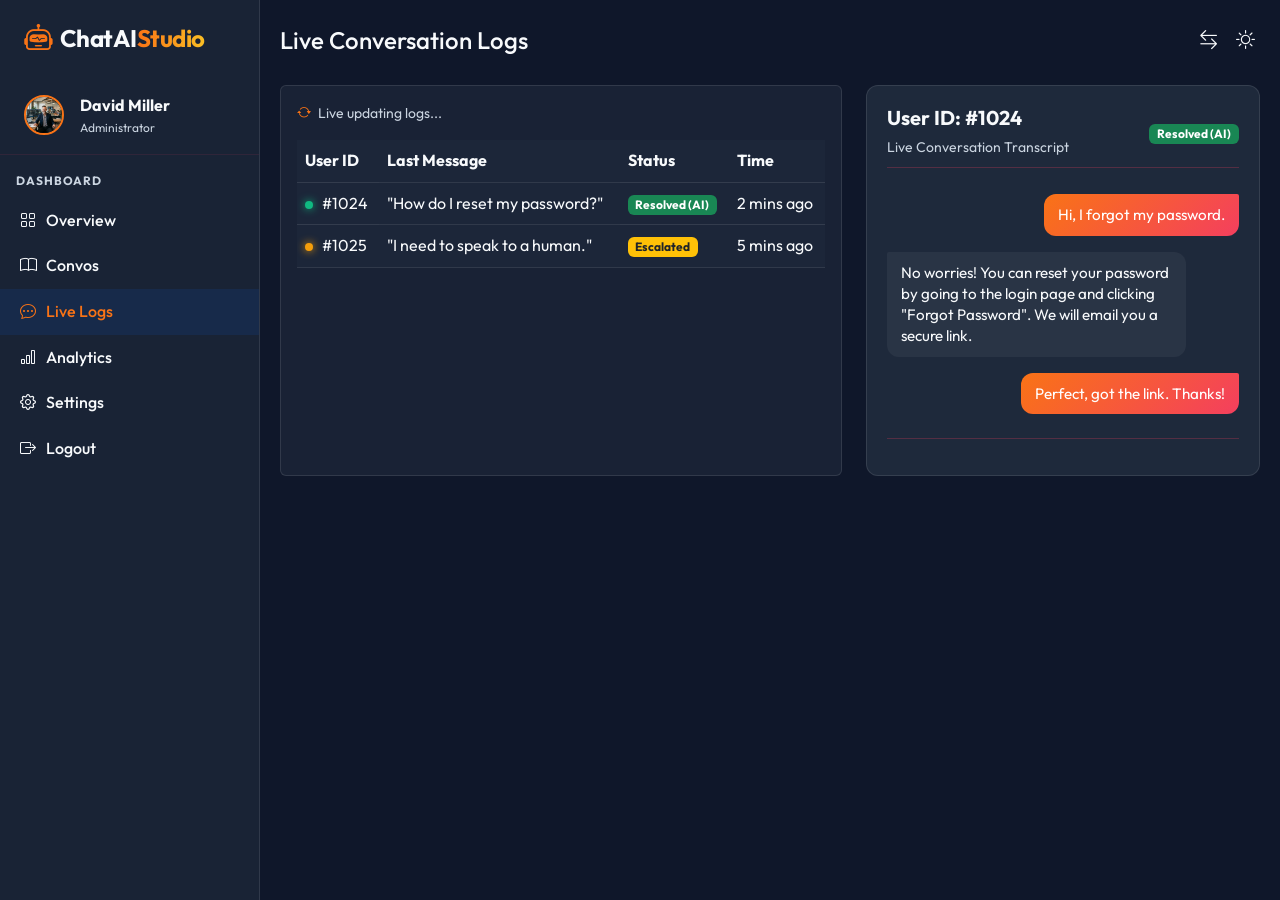
<file: live-logs.html>
<!DOCTYPE html>
<html lang="en" data-theme="dark">
<head>
  <meta charset="UTF-8">
  <meta name="viewport" content="width=device-width, initial-scale=1.0">
  <title>Live Logs - AI Chatbot Studio</title>
  <link href="https://cdn.jsdelivr.net/npm/bootstrap@5.3.2/dist/css/bootstrap.min.css" rel="stylesheet">
  <link rel="stylesheet" href="https://cdn.jsdelivr.net/npm/bootstrap-icons@1.11.1/font/bootstrap-icons.css">
  <link rel="stylesheet" href="assets/css/style.css">
  <link rel="stylesheet" href="assets/css/dark-mode.css">
  <link rel="stylesheet" href="assets/css/rtl.css">
  
  <!-- Favicon -->
  <link rel="icon" type="image/svg+xml" href="assets/images/favicon.svg">

  <style>
    /* Dashboard specific layout */
    .dashboard-wrapper { display: flex; height: 100vh; overflow: hidden; width: 100vw; }
    .sidebar { width: 260px; min-width: 260px; flex-shrink: 0; background-color: var(--card-bg); border-right: 1px solid var(--border-color); display: flex; flex-direction: column; transition: transform 0.3s ease; }
    .content-area { flex-grow: 1; display: flex; flex-direction: column; height: 100vh; overflow: hidden; position: relative; }
    .dashboard-header { height: 76px; border-bottom: 1px solid var(--border-color); background-color: var(--card-bg); display: flex; align-items: center; justify-content: space-between; padding: 0 1.5rem; flex-shrink: 0; }
    .main-content { flex-grow: 1; overflow-y: auto; background-color: var(--bg-color); padding: 20px; }
    .sidebar-link { padding: 10px 20px; color: var(--text-color); text-decoration: none; display: flex; align-items: center; gap: 10px; font-weight: 500; }
    .sidebar-link:hover, .sidebar-link.active { background-color: rgba(13, 110, 253, 0.1); color: var(--primary); }
    .sidebar-circle-btn {
      width: 40px;
      height: 40px;
      border-radius: 50%;
      display: inline-flex;
      align-items: center;
      justify-content: center;
      padding: 0 !important;
      background: rgba(255, 255, 255, 0.05);
      border: 1px solid var(--border-color);
      color: var(--text-color);
      transition: var(--transition);
    }
    .sidebar-circle-btn:hover {
      background: rgba(255, 255, 255, 0.1);
      color: var(--primary);
    }
    .sidebar-close-btn {
      display: none !important;
    }
    .header-brand {
      display: none !important;
    }
    .dashboard-header .navbar-toggler {
      display: none !important;
    }
    
    /* Desktop default styling (> 1100px) */
    .header-toggles {
      display: flex !important;
    }
    .sidebar-toggles-container {
      display: none !important;
    }

    /* Mobile/Tablet viewports (300px to 1100px) */
    @media (max-width: 1100px) {
      .sidebar {
        position: fixed;
        z-index: 1050;
        height: 100vh;
        top: 0;
        left: 0;
        width: 300px;
        transform: translateX(-100%);
        background-color: var(--bg-color-alt) !important;
        box-shadow: var(--glass-shadow);
      }
      .sidebar.show {
        transform: translateX(0);
      }
      html[dir="rtl"] .sidebar {
        left: auto;
        right: 0;
        transform: translateX(100%);
      }
      html[dir="rtl"] .sidebar.show {
        transform: translateX(0);
      }
      .sidebar-close-btn {
        display: inline-flex !important;
      }
      .header-brand {
        display: flex !important;
      }
      .dashboard-header .navbar-toggler {
        display: block !important;
      }
      .header-toggles {
        display: none !important;
      }
      .sidebar-toggles-container {
        display: block !important;
      }
    }
    @media (max-width: 576px) {
      .sidebar {
        width: 100% !important;
      }
    }
  </style>
  <script>
    const savedTheme = localStorage.getItem('theme');
    if (savedTheme) {
        document.documentElement.setAttribute('data-theme', savedTheme);
    }
    const savedDir = localStorage.getItem('dir');
    if (savedDir) {
        document.documentElement.setAttribute('dir', savedDir);
    }
  </script>
</head>
<body class="dashboard-body">
  <div class="dashboard-wrapper">
    <!-- Sidebar -->
    <aside class="sidebar" id="dashboard-sidebar">
      <div class="px-4 py-3 d-flex align-items-center justify-content-between">
        <a class="navbar-brand d-flex align-items-center gap-2" href="index.html">
          <i class="bi bi-robot fs-3 text-primary"></i>
          <span class="fs-4">ChatAI<span class="text-gradient">Studio</span></span>
        </a>
        <button class="sidebar-circle-btn sidebar-close-btn" id="sidebar-toggle"><i class="bi bi-x fs-4"></i></button>
      </div>
      <!-- User Profile Card in Sidebar -->
      <div class="px-4 py-3 border-bottom border-secondary border-opacity-10 d-flex align-items-center gap-3">
        <img src="assets/images/david.png" alt="User Profile" class="rounded-circle border border-primary border-2" style="width: 40px; height: 40px; object-fit: cover;">
        <div class="d-flex flex-column">
          <span class="fw-bold fs-6" style="color: var(--text-color);">David Miller</span>
          <span class="text-muted small" style="font-size: 0.75rem;">Administrator</span>
        </div>
      </div>
      <div class="flex-grow-1 py-3" style="overflow-y: auto;">
        <small class="text-muted px-3 mb-2 d-block text-uppercase fw-bold" style="font-size: 0.75rem; letter-spacing: 1px;">Dashboard</small>
        <a href="dashboard.html" class="sidebar-link"><i class="bi bi-grid"></i> Overview</a>
        <a href="knowledge-base.html" class="sidebar-link"><i class="bi bi-book"></i> Convos</a>
        <a href="live-logs.html" class="sidebar-link active"><i class="bi bi-chat-dots"></i> Live Logs</a>
        <a href="analytics.html" class="sidebar-link"><i class="bi bi-bar-chart"></i> Analytics</a>
        <a href="settings.html" class="sidebar-link"><i class="bi bi-gear"></i> Settings</a>
        <a href="index.html" class="sidebar-link"><i class="bi bi-box-arrow-right"></i> Logout</a>

        <!-- Settings & Toggles (Mobile View Only) -->
        <div class="sidebar-toggles-container mt-4 pt-3 border-top border-secondary border-opacity-25">
          <div class="px-3 d-flex gap-3 justify-content-start">
            <button class="sidebar-circle-btn" aria-label="Toggle RTL" onclick="document.documentElement.setAttribute('dir', document.documentElement.getAttribute('dir') === 'rtl' ? 'ltr' : 'rtl'); localStorage.setItem('dir', document.documentElement.getAttribute('dir'));">
              <i class="bi bi-arrow-left-right"></i>
            </button>
            <button class="sidebar-circle-btn" aria-label="Toggle Theme" onclick="document.documentElement.setAttribute('data-theme', document.documentElement.getAttribute('data-theme') === 'dark' ? 'light' : 'dark'); localStorage.setItem('theme', document.documentElement.getAttribute('data-theme'));">
              <i class="bi bi-sun"></i>
            </button>
          </div>
        </div>
      </div>
    </aside>

    <!-- Content Area (Floating Toggles + Main Content) -->
    <div class="content-area">

      <!-- Main Content -->
      <main class="main-content">
      <div class="d-flex justify-content-between align-items-center mb-4">
        <div class="d-flex align-items-center gap-2">
          <h2 class="h4 mb-0">Live Conversation Logs</h2>
        </div>
        <div class="d-flex align-items-center gap-2">
          <button class="theme-toggle" aria-label="Toggle RTL" title="Toggle RTL" onclick="document.documentElement.setAttribute('dir', document.documentElement.getAttribute('dir') === 'rtl' ? 'ltr' : 'rtl'); localStorage.setItem('dir', document.documentElement.getAttribute('dir'));">
            <i class="bi bi-arrow-left-right"></i>
          </button>
          <button class="theme-toggle" aria-label="Toggle Theme" onclick="document.documentElement.setAttribute('data-theme', document.documentElement.getAttribute('data-theme') === 'dark' ? 'light' : 'dark'); localStorage.setItem('theme', document.documentElement.getAttribute('data-theme'));">
            <i class="bi bi-sun"></i>
          </button>
          <button class="navbar-toggler btn-outline-glass border-0 d-xl-none" type="button" onclick="document.getElementById('dashboard-sidebar').classList.add('show')">
            <i class="bi bi-list fs-2 text-primary"></i>
          </button>
        </div>
      </div>

      <div class="row g-4">
        <!-- Logs Table Column -->
        <div class="col-lg-7">
          <div class="card card-custom p-3 text-start h-100">
            <div class="d-flex justify-content-between align-items-center mb-3">
              <span class="text-muted small"><i class="bi bi-arrow-repeat spin text-primary me-1"></i> Live updating logs...</span>
            </div>
            <div class="table-responsive">
              <table class="table table-hover align-middle" id="logs-table">
                <thead>
                  <tr>
                    <th>User ID</th>
                    <th>Last Message</th>
                    <th>Status</th>
                    <th>Time</th>
                  </tr>
                </thead>
                <tbody>
                  <!-- Filled dynamically via dashboard.js -->
                </tbody>
              </table>
            </div>
          </div>
        </div>

        <!-- Transcript Details Column -->
        <div class="col-lg-5">
          <div class="transcript-panel text-start">
            <div class="d-flex justify-content-between align-items-center pb-2 border-bottom border-secondary border-opacity-25 mb-3">
              <div>
                <h5 class="fw-bold mb-1" id="transcript-user-id">User ID: #1024</h5>
                <small class="text-muted">Live Conversation Transcript</small>
              </div>
              <div id="transcript-status-badge">
                <span class="badge bg-success">Resolved (AI)</span>
              </div>
            </div>

            <!-- Messages stream -->
            <div class="transcript-messages d-flex flex-column gap-3" id="log-transcript-messages">
              <!-- Injected dynamically via dashboard.js -->
            </div>

            <!-- Handoff Action -->
            <div class="mt-4 pt-3 border-top border-secondary border-opacity-25 text-center">
              <button id="takeover-btn" class="btn btn-primary-gradient w-100 btn-sm" style="display: none;"><i class="bi bi-person-fill-gear"></i> Hijack & Speak to Human</button>
            </div>
          </div>
        </div>
      </div>
    </main>
    </div>
  </div>

  <script src="https://cdn.jsdelivr.net/npm/bootstrap@5.3.2/dist/js/bootstrap.bundle.min.js"></script>
  <script src="assets/js/main.js"></script>
  <script src="assets/js/dashboard.js"></script>
</body>
</html>
</file>
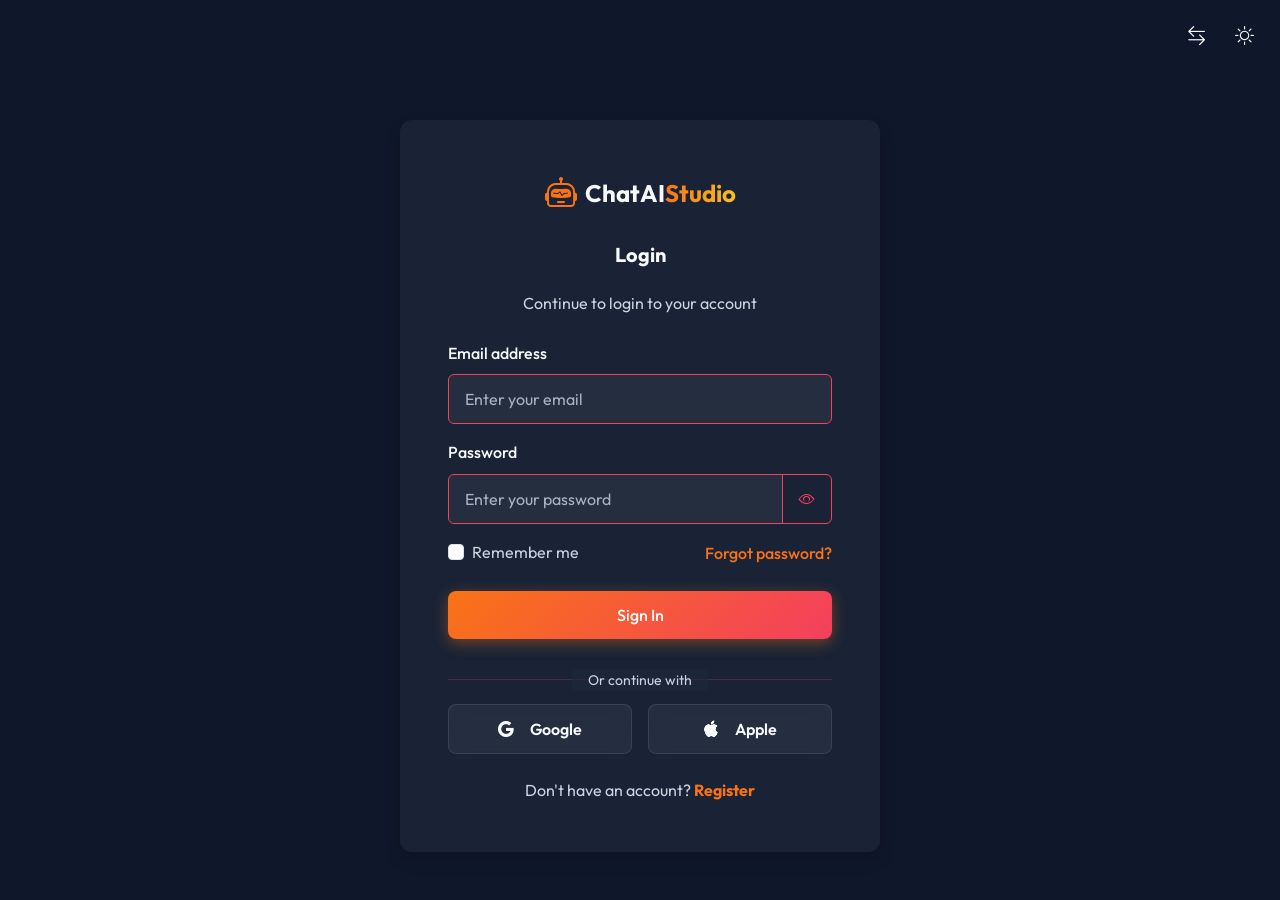
<file: login.html>
<!DOCTYPE html>
<html lang="en" data-theme="dark">

<head>
  <meta charset="UTF-8">
  <meta name="viewport" content="width=device-width, initial-scale=1.0">
  <title>Login - AI Chatbot Studio</title>
  <link href="https://cdn.jsdelivr.net/npm/bootstrap@5.3.2/dist/css/bootstrap.min.css" rel="stylesheet">
  <link rel="stylesheet" href="https://cdn.jsdelivr.net/npm/bootstrap-icons@1.11.1/font/bootstrap-icons.css">
  <link rel="stylesheet" href="assets/css/style.css">
  <link rel="stylesheet" href="assets/css/dark-mode.css">
  <link rel="stylesheet" href="assets/css/rtl.css">

  <link rel="icon" type="image/svg+xml" href="assets/images/favicon.svg">
  <script>
    const savedTheme = localStorage.getItem('theme');
    if (savedTheme) {
      document.documentElement.setAttribute('data-theme', savedTheme);
    }
    const savedDir = localStorage.getItem('dir');
    if (savedDir) {
      document.documentElement.setAttribute('dir', savedDir);
    }
  </script>
</head>

<body class="d-flex flex-column min-vh-100">

  <div class="w-100 d-flex justify-content-end p-3 gap-2">
    <button
      class="theme-toggle btn btn-outline-secondary rounded-circle p-2 d-flex align-items-center justify-content-center"
      style="width: 40px; height: 40px;" aria-label="Toggle RTL"
      onclick="let dirTarget = document.documentElement.getAttribute('dir') === 'rtl' ? 'ltr' : 'rtl'; document.documentElement.setAttribute('dir', dirTarget); localStorage.setItem('dir', dirTarget);">
      <i class="bi bi-arrow-left-right"></i>
    </button>
    <button
      class="theme-toggle btn btn-outline-secondary rounded-circle p-2 d-flex align-items-center justify-content-center"
      style="width: 40px; height: 40px;" aria-label="Toggle Theme"
      onclick="let themeTarget = document.documentElement.getAttribute('data-theme') === 'dark' ? 'light' : 'dark'; document.documentElement.setAttribute('data-theme', themeTarget); localStorage.setItem('theme', themeTarget);">
      <i class="bi bi-sun"></i>
    </button>
  </div>

  <div class="flex-grow-1 d-flex align-items-center justify-content-center p-3 p-md-4">
    <div class="card card-custom shadow p-4 p-md-5 w-100 border-0 mx-auto"
      style="max-width: 480px; border-radius: 12px; background-color: var(--card-bg);">
      <!-- Logo updated to exactly match the navbar logo design -->
      <a href="index.html" class="text-decoration-none mb-4 d-flex align-items-center justify-content-center gap-2">
        <i class="bi bi-robot fs-2 text-primary"></i>
        <span class="fs-4 fw-bold">ChatAI<span class="text-gradient">Studio</span></span>
      </a>
      <h3 class="text-center fw-bold mb-4 fs-5">Login</h3>
      <p class="text-center">Continue to login to your account</p>
      <form class="text-start">
        <div class="mb-3">
          <label class="form-label fw-medium">Email address</label>
          <input type="email" class="form-control border-secondary" placeholder="Enter your email" required>
        </div>
        <div class="mb-3">
          <label class="form-label fw-medium">Password</label>
          <div class="input-group">
            <input type="password" class="form-control border-secondary" id="pwdInput" placeholder="Enter your password"
              required>
            <button class="btn bg-transparent border-secondary text-secondary px-3" type="button"
              onclick="const pwd = document.getElementById('pwdInput'); const icon = this.querySelector('i'); if(pwd.type === 'password') {pwd.type = 'text'; icon.className = 'bi bi-eye-slash';} else {pwd.type = 'password'; icon.className = 'bi bi-eye';}"><i
                class="bi bi-eye"></i></button>
          </div>
        </div>
        <div class="d-flex flex-wrap justify-content-between align-items-center mb-4 gap-2">
          <div class="form-check">
            <input type="checkbox" class="form-check-input" id="remember">
            <label class="form-check-label text-muted" for="remember">Remember me</label>
          </div>
          <a href="#" class="text-decoration-none text-primary fw-medium">Forgot password?</a>
        </div>

        <button type="submit" class="btn btn-primary-gradient w-100 mb-4 fw-medium" style="border-radius: 8px;">Sign
          In</button>

        <div class="position-relative mb-4">
          <hr class="text-secondary opacity-25">
          <div class="position-absolute top-50 start-50 translate-middle px-3 text-muted small"
            style="background-color: var(--card-bg);">Or
            continue with</div>
        </div>

        <div class="d-flex gap-3 mb-4">
          <button type="button" class="btn btn-outline-glass w-100 d-flex justify-content-center align-items-center"
            style="border-radius: 8px;"><i class="bi bi-google me-2"></i>Google</button>
          <button type="button" class="btn btn-outline-glass w-100 d-flex justify-content-center align-items-center"
            style="border-radius: 8px;"><i class="bi bi-apple me-2"></i>Apple</button>
        </div>

        <div class="text-center">
          <span class="text-muted">Don't have an account?</span> <a href="register.html"
            class="text-decoration-none text-primary fw-bold">Register</a>
        </div>
      </form>
    </div>
  </div>

  <script src="https://cdn.jsdelivr.net/npm/bootstrap@5.3.2/dist/js/bootstrap.bundle.min.js"></script>
  <script src="assets/js/main.js"></script>
</body>

</html>
</file>
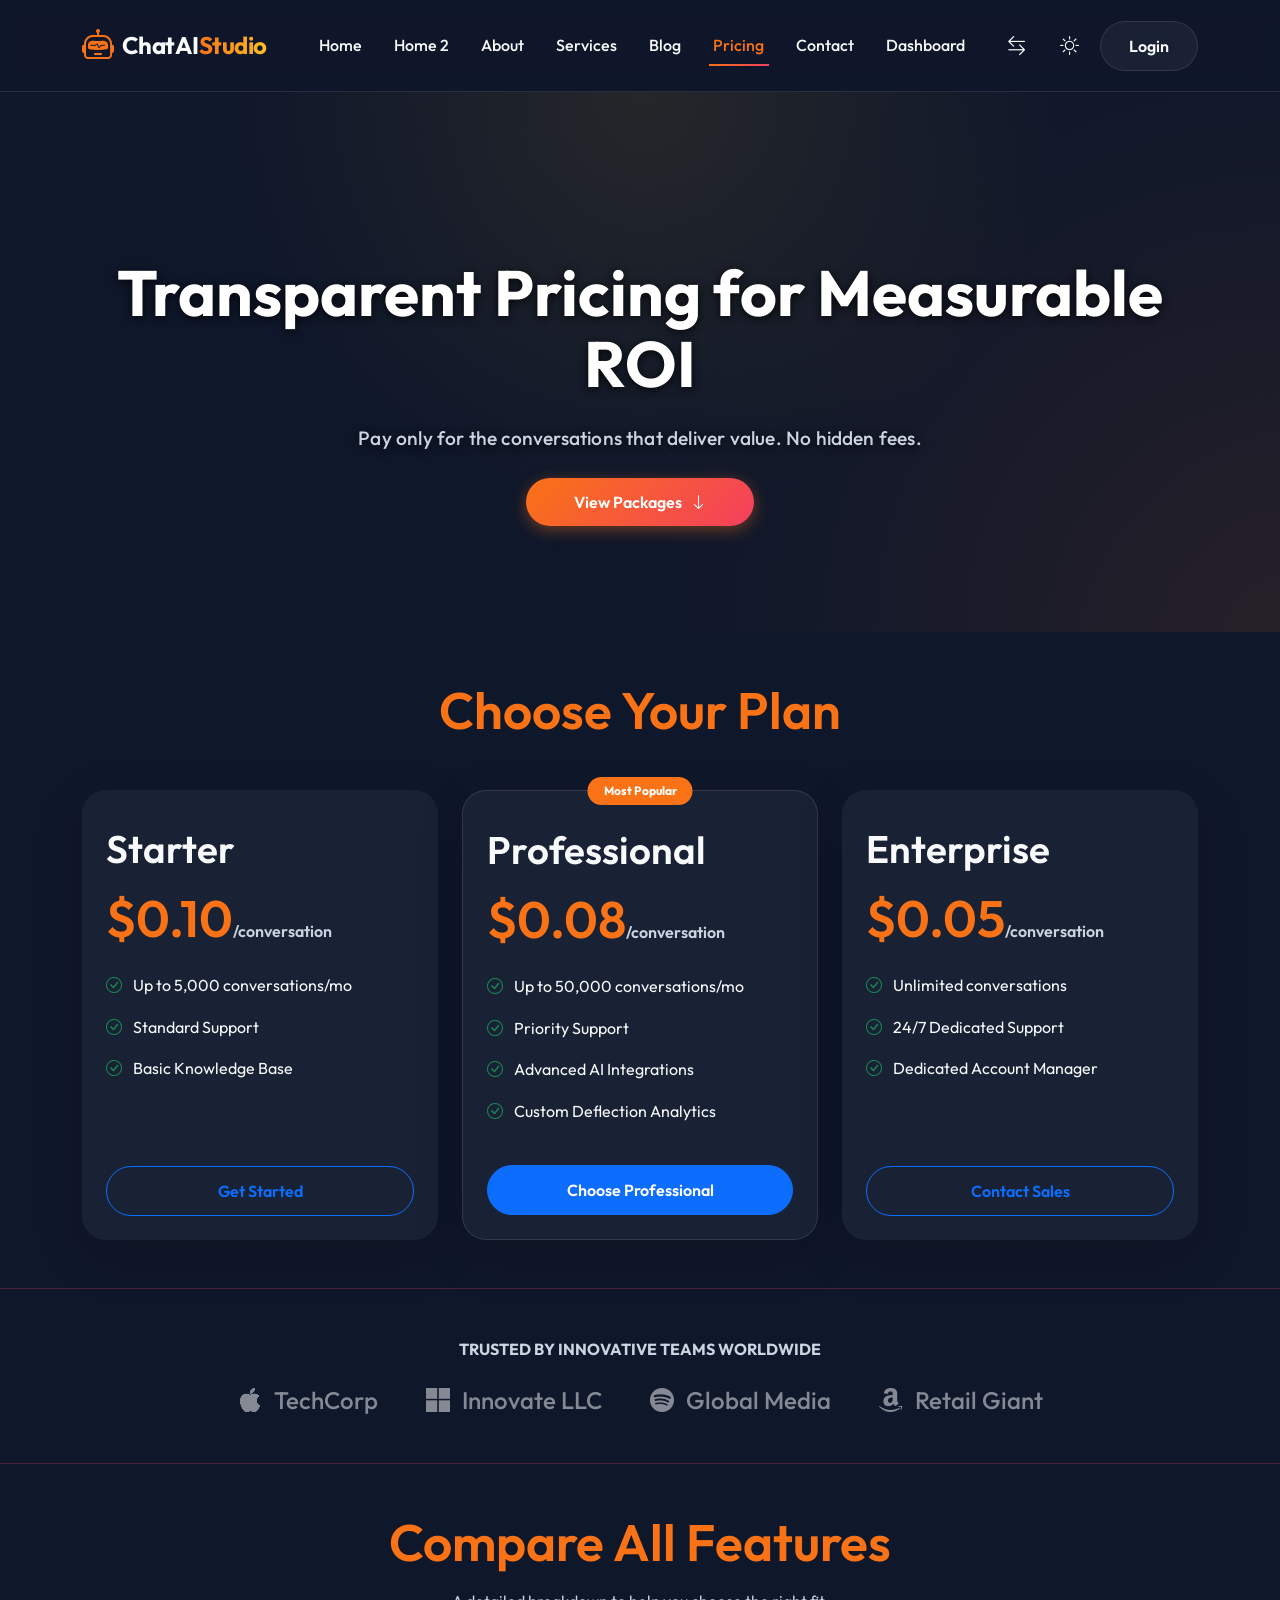
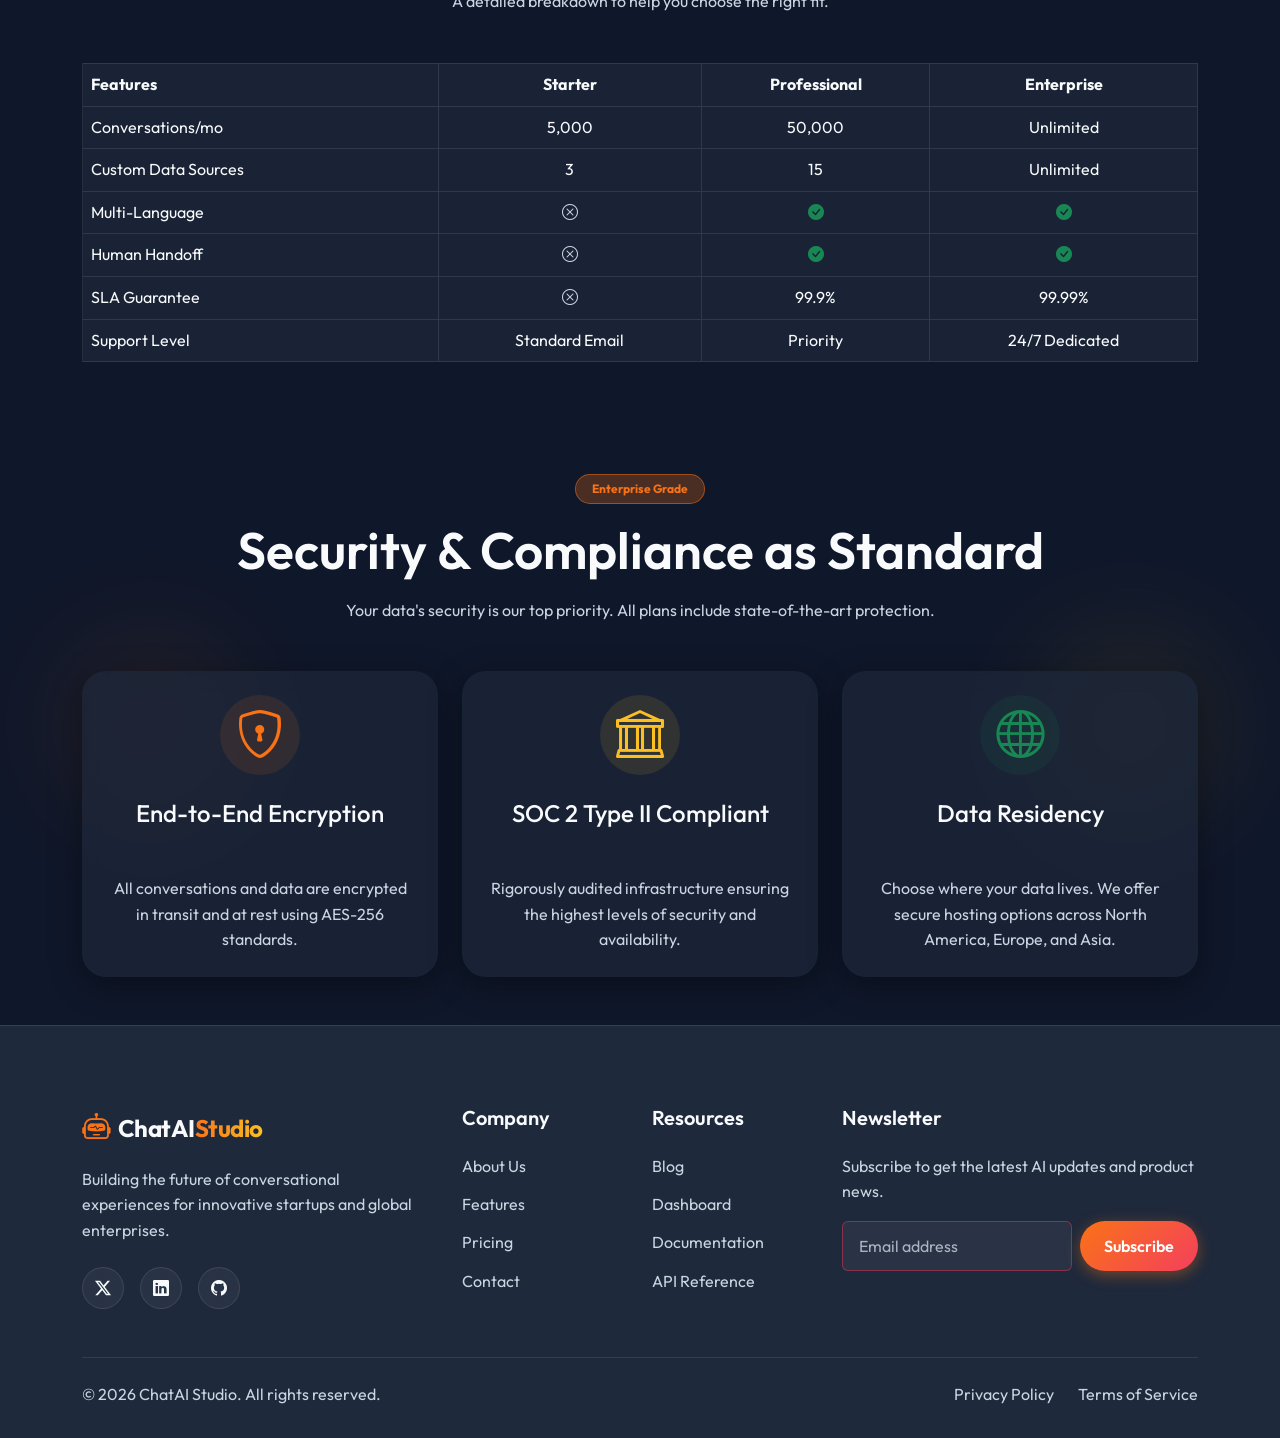
<file: pricing.html>
<!DOCTYPE html>
<html lang="en" data-theme="dark">

<head>
  <meta charset="UTF-8">
  <meta name="viewport" content="width=device-width, initial-scale=1.0">
  <title>Pricing - AI Chatbot & Conversational AI Development Studio</title>
  <meta name="description" content="Transparent, per-conversation pricing designed to scale with your business ROI.">

  <link href="https://cdn.jsdelivr.net/npm/bootstrap@5.3.2/dist/css/bootstrap.min.css" rel="stylesheet">
  <link rel="stylesheet" href="https://cdn.jsdelivr.net/npm/bootstrap-icons@1.11.1/font/bootstrap-icons.css">
  <link rel="stylesheet" href="assets/css/style.css">
  <link rel="stylesheet" href="assets/css/dark-mode.css">
  <link rel="stylesheet" href="assets/css/rtl.css">

  <!-- Favicon -->
  <link rel="icon" type="image/svg+xml" href="assets/images/favicon.svg">
  <script>
    const savedTheme = localStorage.getItem('theme');
    if (savedTheme) {
      document.documentElement.setAttribute('data-theme', savedTheme);
      document.documentElement.setAttribute('data-bs-theme', savedTheme);
    } else {
      document.documentElement.setAttribute('data-bs-theme', 'dark');
    }
    const savedDir = localStorage.getItem('dir');
    if (savedDir) {
      document.documentElement.setAttribute('dir', savedDir);
    }
  </script>
</head>

<body>

  <!-- Header -->
  <nav class="navbar navbar-expand-xl sticky-top">
    <div class="container">
      <a class="navbar-brand d-flex align-items-center gap-2" href="index.html">
        <i class="bi bi-robot fs-2 text-primary"></i>
        <span class="fs-4">ChatAI<span class="text-gradient">Studio</span></span>
      </a>
      <button class="navbar-toggler btn-outline-glass border-0" type="button" data-bs-toggle="offcanvas"
        data-bs-target="#mobileMenu">
        <i class="bi bi-list fs-2 text-primary"></i>
      </button>

      <div class="collapse navbar-collapse d-none d-xl-flex" id="navbarNav">
        <ul class="navbar-nav mx-auto gap-3">
          <li class="nav-item"><a class="nav-link" href="index.html">Home</a></li>
          <li class="nav-item"><a class="nav-link" href="home-2.html">Home 2</a></li>
          <li class="nav-item"><a class="nav-link" href="about.html">About</a></li>
          <li class="nav-item"><a class="nav-link" href="services.html">Services</a></li>
          <li class="nav-item"><a class="nav-link" href="blog.html">Blog</a></li>
          <li class="nav-item"><a class="nav-link active" href="pricing.html">Pricing</a></li>
          <li class="nav-item"><a class="nav-link" href="contact.html">Contact</a></li>
          <li class="nav-item"><a class="nav-link" href="dashboard.html">Dashboard</a></li>
        </ul>
        <div class="d-flex align-items-center gap-3">
          <button class="theme-toggle me-2" aria-label="Toggle RTL" title="Toggle RTL"
            onclick="let dirTarget = document.documentElement.getAttribute('dir') === 'rtl' ? 'ltr' : 'rtl'; document.documentElement.setAttribute('dir', dirTarget); localStorage.setItem('dir', dirTarget);">
            <i class="bi bi-arrow-left-right"></i>
          </button>
          <button class="theme-toggle" aria-label="Toggle Theme"
            onclick="let themeTarget = document.documentElement.getAttribute('data-theme') === 'dark' ? 'light' : 'dark'; document.documentElement.setAttribute('data-theme', themeTarget); document.documentElement.setAttribute('data-bs-theme', themeTarget); localStorage.setItem('theme', themeTarget);">
            <i class="bi bi-sun"></i>
          </button>
          <a href="login.html" class="btn btn-outline-glass">Login</a>
        </div>
      </div>
    </div>
  </nav>

  <!-- Mobile Offcanvas Menu -->
  <div class="offcanvas offcanvas-end d-xl-none glass-panel border-0" tabindex="-1" id="mobileMenu"
    aria-labelledby="mobileMenuLabel">
    <div class="offcanvas-header border-bottom border-secondary border-opacity-25">
      <h5 class="offcanvas-title d-flex align-items-center gap-2" id="mobileMenuLabel">
        <i class="bi bi-robot fs-4 text-primary"></i>
        ChatAI<span class="text-gradient">Studio</span>
      </h5>
      <button type="button" class="btn-close btn-close-white" data-bs-dismiss="offcanvas" aria-label="Close"></button>
    </div>
    <div class="offcanvas-body">
      <ul class="navbar-nav gap-3 mb-4">
        <li class="nav-item"><a class="nav-link" href="index.html">Home</a></li>
        <li class="nav-item"><a class="nav-link" href="home-2.html">Home 2</a></li>
        <li class="nav-item"><a class="nav-link" href="about.html">About</a></li>
        <li class="nav-item"><a class="nav-link" href="services.html">Services</a></li>
        <li class="nav-item"><a class="nav-link" href="blog.html">Blog</a></li>
        <li class="nav-item"><a class="nav-link active" href="pricing.html">Pricing</a></li>
        <li class="nav-item"><a class="nav-link" href="contact.html">Contact</a></li>
        <li class="nav-item"><a class="nav-link" href="dashboard.html">Dashboard</a></li>
      </ul>
      <div class="d-flex align-items-center gap-3 mb-4 justify-content-center">
        <button class="theme-toggle" aria-label="Toggle RTL"
          onclick="let mobileDir = document.documentElement.getAttribute('dir') === 'rtl' ? 'ltr' : 'rtl'; document.documentElement.setAttribute('dir', mobileDir); localStorage.setItem('dir', mobileDir);">
          <i class="bi bi-arrow-left-right"></i>
        </button>
        <button class="theme-toggle" aria-label="Toggle Theme"
          onclick="let mobileTheme = document.documentElement.getAttribute('data-theme') === 'dark' ? 'light' : 'dark'; document.documentElement.setAttribute('data-theme', mobileTheme); document.documentElement.setAttribute('data-bs-theme', mobileTheme); localStorage.setItem('theme', mobileTheme);">
          <i class="bi bi-sun"></i>
        </button>
      </div>
      <div class="d-flex flex-column gap-2">
        <a href="login.html" class="btn btn-outline-glass w-100">Login</a>
      </div>
    </div>
  </div>

  <!-- Hero Section -->
  <section class="hero-section text-center position-relative" id="pricing-hero"
    style="min-height: 60vh; padding: 160px 0 100px;">
    <div class="hero-bg hero-bg--pricing"></div>
    <div class="container position-relative z-1">
      <h1 class="mb-4">Transparent Pricing for Measurable ROI</h1>
      <p class="lead mb-4">Pay only for the conversations that deliver value. No hidden fees.</p>
      <div class="d-flex flex-column align-items-center gap-3 mt-4">
        <div>
          <a href="#pricing-cards" class="btn btn-primary-gradient px-5">View Packages <i
              class="bi bi-arrow-down"></i></a>
        </div>
      </div>
    </div>
  </section>

  <!-- Pricing Cards Section -->
  <section class="py-5" id="pricing-cards">
    <div class="container text-center">
      <h2 class="mb-5 text-primary">Choose Your Plan</h2>
      <div class="row gy-4 justify-content-center text-start">
        <!-- Starter Plan (Secondary) -->
        <div class="col-lg-4 col-md-6">
          <div class="card glass-panel shadow-lg h-100 d-flex flex-column p-4 hover-lift border-0"
            style="transition: transform 0.3s ease;" onmouseover="this.style.transform='translateY(-10px)'"
            onmouseout="this.style.transform='translateY(0)'">
            <h3 class="mb-3 mt-2 pt-1">Starter</h3>
            <h2 class="text-primary mb-4">$0.10<span class="fs-6 text-muted">/conversation</span></h2>
            <ul class="list-unstyled text-start mb-4 flex-grow-1">
              <li class="mb-3"><i class="bi bi-check-circle text-success me-2"></i> Up to 5,000 conversations/mo</li>
              <li class="mb-3"><i class="bi bi-check-circle text-success me-2"></i> Standard Support</li>
              <li class="mb-3"><i class="bi bi-check-circle text-success me-2"></i> Basic Knowledge Base</li>
            </ul>
            <a href="register.html" class="btn btn-outline-primary w-100 mt-auto">Get Started</a>
          </div>
        </div>

        <!-- Professional Plan (Primary - Middle) -->
        <div class="col-lg-4 col-md-6">
          <div
            class="card glass-panel shadow-lg border-primary border h-100 position-relative d-flex flex-column p-4 hover-lift"
            style="transition: transform 0.3s ease;" onmouseover="this.style.transform='translateY(-10px)'"
            onmouseout="this.style.transform='translateY(0)'">
            <span class="position-absolute top-0 start-50 translate-middle badge rounded-pill bg-primary px-3 py-2">Most
              Popular</span>
            <h3 class="mb-3 mt-2 pt-1">Professional</h3>
            <h2 class="text-primary mb-4">$0.08<span class="fs-6 text-muted">/conversation</span></h2>
            <ul class="list-unstyled text-start mb-4 flex-grow-1">
              <li class="mb-3"><i class="bi bi-check-circle text-success me-2"></i> Up to 50,000 conversations/mo</li>
              <li class="mb-3"><i class="bi bi-check-circle text-success me-2"></i> Priority Support</li>
              <li class="mb-3"><i class="bi bi-check-circle text-success me-2"></i> Advanced AI Integrations</li>
              <li class="mb-3"><i class="bi bi-check-circle text-success me-2"></i> Custom Deflection Analytics</li>
            </ul>
            <a href="register.html" class="btn btn-primary w-100 mt-auto">Choose Professional</a>
          </div>
        </div>

        <!-- Enterprise Plan (Secondary) -->
        <div class="col-lg-4 col-md-6">
          <div class="card glass-panel shadow-lg h-100 d-flex flex-column p-4 hover-lift border-0"
            style="transition: transform 0.3s ease;" onmouseover="this.style.transform='translateY(-10px)'"
            onmouseout="this.style.transform='translateY(0)'">
            <h3 class="mb-3 mt-2 pt-1">Enterprise</h3>
            <h2 class="text-primary mb-4">$0.05<span class="fs-6 text-muted">/conversation</span></h2>
            <ul class="list-unstyled text-start mb-4 flex-grow-1">
              <li class="mb-3"><i class="bi bi-check-circle text-success me-2"></i> Unlimited conversations</li>
              <li class="mb-3"><i class="bi bi-check-circle text-success me-2"></i> 24/7 Dedicated Support</li>
              <li class="mb-3"><i class="bi bi-check-circle text-success me-2"></i> Dedicated Account Manager</li>
            </ul>
            <a href="contact.html" class="btn btn-outline-primary w-100 mt-auto">Contact Sales</a>
          </div>
        </div>
      </div>
    </div>
  </section>

  <!-- Trusted By Section -->
  <section
    class="py-5 bg-darker text-center border-top border-bottom border-secondary border-opacity-25 trusted-section">
    <div class="container">
      <p class="text-muted text-uppercase fw-bold mb-4">Trusted by innovative teams worldwide</p>
      <div class="d-flex flex-wrap justify-content-center align-items-center gap-5 opacity-50">
        <h4 class="m-0"><i class="bi bi-apple"></i>TechCorp</h4>
        <h4 class="m-0"><i class="bi bi-microsoft"></i>Innovate LLC</h4>
        <h4 class="m-0"><i class="bi bi-spotify"></i>Global Media</h4>
        <h4 class="m-0"><i class="bi bi-amazon"></i>Retail Giant</h4>
      </div>
    </div>
  </section>

  <!-- Compare Plans Section -->
  <section class="py-5">
    <div class="container">
      <div class="text-center mb-5">
        <h2 class="text-primary">Compare All Features</h2>
        <p class="text-muted">A detailed breakdown to help you choose the right fit.</p>
      </div>
      <div class="table-responsive">
        <table class="table table-hover table-bordered text-center align-middle">
          <thead>
            <tr>
              <th class="text-start">Features</th>
              <th>Starter</th>
              <th>Professional</th>
              <th>Enterprise</th>
            </tr>
          </thead>
          <tbody>
            <tr>
              <td class="text-start">Conversations/mo</td>
              <td>5,000</td>
              <td>50,000</td>
              <td>Unlimited</td>
            </tr>
            <tr>
              <td class="text-start">Custom Data Sources</td>
              <td>3</td>
              <td>15</td>
              <td>Unlimited</td>
            </tr>
            <tr>
              <td class="text-start">Multi-Language</td>
              <td><i class="bi bi-x-circle text-muted"></i></td>
              <td><i class="bi bi-check-circle-fill text-success"></i></td>
              <td><i class="bi bi-check-circle-fill text-success"></i></td>
            </tr>
            <tr>
              <td class="text-start">Human Handoff</td>
              <td><i class="bi bi-x-circle text-muted"></i></td>
              <td><i class="bi bi-check-circle-fill text-success"></i></td>
              <td><i class="bi bi-check-circle-fill text-success"></i></td>
            </tr>
            <tr>
              <td class="text-start">SLA Guarantee</td>
              <td><i class="bi bi-x-circle text-muted"></i></td>
              <td>99.9%</td>
              <td>99.99%</td>
            </tr>
            <tr>
              <td class="text-start">Support Level</td>
              <td>Standard Email</td>
              <td>Priority</td>
              <td>24/7 Dedicated</td>
            </tr>
          </tbody>
        </table>
      </div>
    </div>
  </section>

  <!-- Enterprise Security Section -->
  <section class="py-5 bg-darker position-relative overflow-hidden">
    <!-- Decorative background elements -->
    <div class="position-absolute top-50 start-0 translate-middle-y"
      style="width: 300px; height: 300px; background: radial-gradient(circle, var(--bs-primary) 0%, transparent 70%); opacity: 0.1; filter: blur(40px);">
    </div>
    <div class="position-absolute top-50 end-0 translate-middle-y"
      style="width: 300px; height: 300px; background: radial-gradient(circle, var(--bs-info) 0%, transparent 70%); opacity: 0.1; filter: blur(40px);">
    </div>

    <div class="container position-relative z-1">
      <div class="text-center mb-5">
        <span
          class="badge bg-primary bg-opacity-25 text-primary border border-primary border-opacity-50 px-3 py-2 rounded-pill mb-3">Enterprise
          Grade</span>
        <h2>Security & Compliance as Standard</h2>
        <p class="text-muted max-w-md mx-auto">Your data's security is our top priority. All plans include
          state-of-the-art protection.</p>
      </div>
      <div class="row g-4 justify-content-center">
        <div class="col-lg-4 col-md-6">
          <div class="card glass-panel border-0 h-100 p-4 text-center security-card"
            style="transition: transform 0.3s ease;" onmouseover="this.style.transform='translateY(-5px)'"
            onmouseout="this.style.transform='translateY(0)'">
            <div
              class="bg-primary bg-opacity-10 text-primary mx-auto mb-4 rounded-circle d-flex align-items-center justify-content-center"
              style="width: 80px; height: 80px;">
              <i class="bi bi-shield-lock display-5"></i>
            </div>
            <h4 class="mb-3">End-to-End Encryption</h4>
            <p class="text-muted mb-0">All conversations and data are encrypted in transit and at rest using AES-256
              standards.</p>
          </div>
        </div>
        <div class="col-lg-4 col-md-6">
          <div class="card glass-panel border-0 h-100 p-4 text-center security-card"
            style="transition: transform 0.3s ease;" onmouseover="this.style.transform='translateY(-5px)'"
            onmouseout="this.style.transform='translateY(0)'">
            <div
              class="bg-info bg-opacity-10 text-info mx-auto mb-4 rounded-circle d-flex align-items-center justify-content-center"
              style="width: 80px; height: 80px;">
              <i class="bi bi-bank display-5"></i>
            </div>
            <h4 class="mb-3">SOC 2 Type II Compliant</h4>
            <p class="text-muted mb-0">Rigorously audited infrastructure ensuring the highest levels of security and
              availability.</p>
          </div>
        </div>
        <div class="col-lg-4 col-md-6">
          <div class="card glass-panel border-0 h-100 p-4 text-center security-card"
            style="transition: transform 0.3s ease;" onmouseover="this.style.transform='translateY(-5px)'"
            onmouseout="this.style.transform='translateY(0)'">
            <div
              class="bg-success bg-opacity-10 text-success mx-auto mb-4 rounded-circle d-flex align-items-center justify-content-center"
              style="width: 80px; height: 80px;">
              <i class="bi bi-globe display-5"></i>
            </div>
            <h4 class="mb-3">Data Residency</h4>
            <p class="text-muted mb-0">Choose where your data lives. We offer secure hosting options across North
              America, Europe, and Asia.</p>
          </div>
        </div>
      </div>
    </div>
  </section>

  <!-- Footer (Same as index) -->
  <!-- Footer -->
  <footer class="mega-footer mt-auto">
    <div class="container">
      <div class="row g-4 mb-5">
        <div class="col-lg-4">
          <a class="navbar-brand d-flex align-items-center gap-2 mb-3" href="index.html">
            <i class="bi bi-robot fs-3 text-primary"></i>
            <span class="fs-4">ChatAI<span class="text-gradient">Studio</span></span>
          </a>
          <p class="text-muted pe-lg-4 mb-4">Building the future of conversational experiences for innovative startups
            and global enterprises.</p>
          <div class="d-flex gap-3">
            <a href="#"
              class="btn btn-outline-glass rounded-circle p-2 d-flex align-items-center justify-content-center"
              style="width: 42px; height: 42px;" title="Twitter">
              <i class="bi bi-twitter-x"></i>
            </a>
            <a href="#"
              class="btn btn-outline-glass rounded-circle p-2 d-flex align-items-center justify-content-center"
              style="width: 42px; height: 42px;" title="LinkedIn">
              <i class="bi bi-linkedin"></i>
            </a>
            <a href="#"
              class="btn btn-outline-glass rounded-circle p-2 d-flex align-items-center justify-content-center"
              style="width: 42px; height: 42px;" title="GitHub">
              <i class="bi bi-github"></i>
            </a>
          </div>
        </div>
        <div class="col-lg-2 col-md-4 col-6">
          <h5 class="footer-heading">Company</h5>
          <a href="about.html" class="footer-link">About Us</a>
          <a href="services.html" class="footer-link">Features</a>
          <a href="pricing.html" class="footer-link">Pricing</a>
          <a href="contact.html" class="footer-link">Contact</a>
        </div>
        <div class="col-lg-2 col-md-4 col-6">
          <h5 class="footer-heading">Resources</h5>
          <a href="blog.html" class="footer-link">Blog</a>
          <a href="dashboard.html" class="footer-link">Dashboard</a>
          <a href="#" class="footer-link">Documentation</a>
          <a href="#" class="footer-link">API Reference</a>
        </div>
        <div class="col-lg-4 col-md-4">
          <h5 class="footer-heading">Newsletter</h5>
          <p class="text-muted mb-3">Subscribe to get the latest AI updates and product news.</p>
          <form class="d-flex gap-2">
            <input type="email" class="form-control bg-transparent border-secondary border-opacity-50 text-white"
              placeholder="Email address" required>
            <button class="btn btn-primary-gradient px-4" type="submit">Subscribe</button>
          </form>
        </div>
      </div>
      <div
        class="d-flex flex-column flex-md-row justify-content-between align-items-center pt-4 border-top border-secondary border-opacity-25">
        <p class="text-muted mb-3 mb-md-0">&copy; 2026 ChatAI Studio. All rights reserved.</p>
        <div class="d-flex gap-4">
          <a href="#" class="text-muted text-decoration-none">Privacy Policy</a>
          <a href="#" class="text-muted text-decoration-none">Terms of Service</a>
        </div>
      </div>
    </div>
  </footer>

  <script src="https://cdn.jsdelivr.net/npm/bootstrap@5.3.2/dist/js/bootstrap.bundle.min.js"></script>
  <script src="assets/js/main.js"></script>
</body>

</html>
</file>
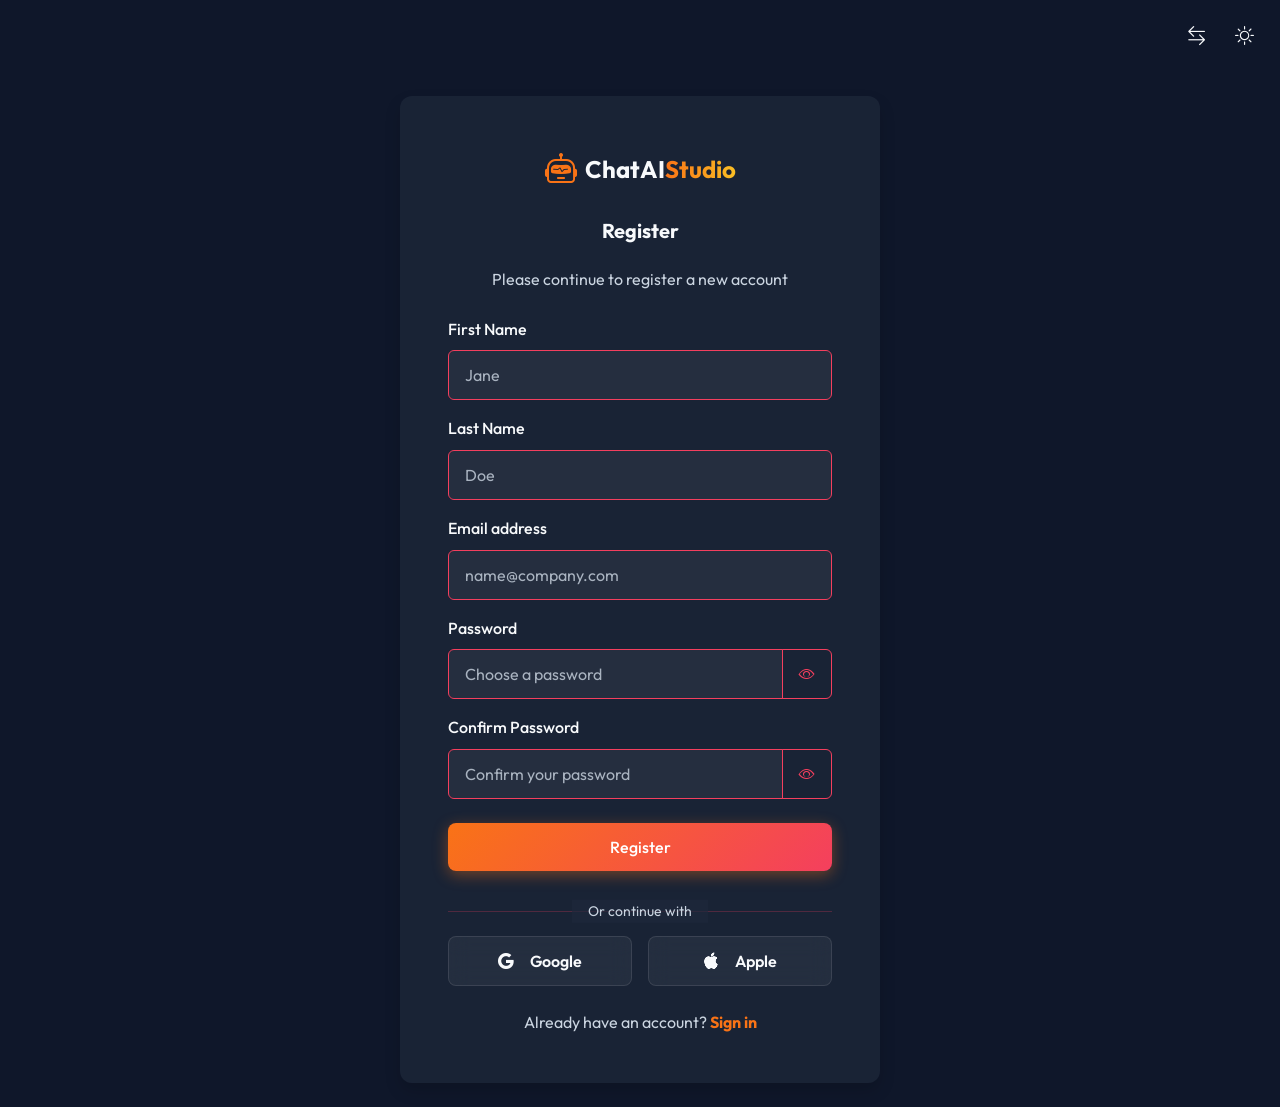
<file: register.html>
<!DOCTYPE html>
<html lang="en" data-theme="dark">

<head>
  <meta charset="UTF-8">
  <meta name="viewport" content="width=device-width, initial-scale=1.0">
  <title>Register - AI Chatbot Studio</title>
  <link href="https://cdn.jsdelivr.net/npm/bootstrap@5.3.2/dist/css/bootstrap.min.css" rel="stylesheet">
  <link rel="stylesheet" href="https://cdn.jsdelivr.net/npm/bootstrap-icons@1.11.1/font/bootstrap-icons.css">
  <link rel="stylesheet" href="assets/css/style.css">
  <link rel="stylesheet" href="assets/css/dark-mode.css">
  <link rel="stylesheet" href="assets/css/rtl.css">

  <link rel="icon" type="image/svg+xml" href="assets/images/favicon.svg">
  <script>
    const savedTheme = localStorage.getItem('theme');
    if (savedTheme) {
      document.documentElement.setAttribute('data-theme', savedTheme);
    }
    const savedDir = localStorage.getItem('dir');
    if (savedDir) {
      document.documentElement.setAttribute('dir', savedDir);
    }
  </script>
</head>

<body class="d-flex flex-column min-vh-100">

  <div class="w-100 d-flex justify-content-end p-3 gap-2">
    <button
      class="theme-toggle btn btn-outline-secondary rounded-circle p-2 d-flex align-items-center justify-content-center"
      style="width: 40px; height: 40px;" aria-label="Toggle RTL"
      onclick="let dirTarget = document.documentElement.getAttribute('dir') === 'rtl' ? 'ltr' : 'rtl'; document.documentElement.setAttribute('dir', dirTarget); localStorage.setItem('dir', dirTarget);">
      <i class="bi bi-arrow-left-right"></i>
    </button>
    <button
      class="theme-toggle btn btn-outline-secondary rounded-circle p-2 d-flex align-items-center justify-content-center"
      style="width: 40px; height: 40px;" aria-label="Toggle Theme"
      onclick="let themeTarget = document.documentElement.getAttribute('data-theme') === 'dark' ? 'light' : 'dark'; document.documentElement.setAttribute('data-theme', themeTarget); localStorage.setItem('theme', themeTarget);">
      <i class="bi bi-sun"></i>
    </button>
  </div>

  <div class="flex-grow-1 d-flex align-items-center justify-content-center p-3 p-md-4">
    <div class="card card-custom shadow p-4 p-md-5 w-100 border-0 mx-auto"
      style="max-width: 480px; border-radius: 12px; background-color: var(--card-bg);">
      <!-- Logo updated to exactly match the navbar logo design -->
      <a href="index.html" class="text-decoration-none mb-4 d-flex align-items-center justify-content-center gap-2">
        <i class="bi bi-robot fs-2 text-primary"></i>
        <span class="fs-4 fw-bold">ChatAI<span class="text-gradient">Studio</span></span>
      </a>
      <h3 class="text-center fw-bold mb-4 fs-5">Register</h3>
      <p class="text-center">Please continue to register a new account</p>
      <form class="text-start">
        <div class="mb-3">
          <label class="form-label fw-medium">First Name</label>
          <input type="text" class="form-control border-secondary" placeholder="Jane" required>
        </div>
        <div class="mb-3">
          <label class="form-label fw-medium">Last Name</label>
          <input type="text" class="form-control border-secondary" placeholder="Doe" required>
        </div>

        <div class="mb-3">
          <label class="form-label fw-medium">Email address</label>
          <input type="email" class="form-control border-secondary" placeholder="name@company.com" required>
        </div>

        <div class="mb-3">
          <label class="form-label fw-medium">Password</label>
          <div class="input-group">
            <input type="password" class="form-control border-secondary" id="pwdRegInput" placeholder="Choose a password" required>
            <button class="btn bg-transparent border-secondary text-secondary px-3" type="button"
              onclick="const pwd = document.getElementById('pwdRegInput'); const icon1 = this.querySelector('i'); if(pwd.type === 'password') {pwd.type = 'text'; icon1.className = 'bi bi-eye-slash';} else {pwd.type = 'password'; icon1.className = 'bi bi-eye';}"><i
                class="bi bi-eye"></i></button>
          </div>
        </div>

        <div class="mb-4">
          <label class="form-label fw-medium">Confirm Password</label>
          <div class="input-group">
            <input type="password" class="form-control border-secondary" id="pwdConfirmRegInput" placeholder="Confirm your password" required>
            <button class="btn bg-transparent border-secondary text-secondary px-3" type="button"
              onclick="const pwd2 = document.getElementById('pwdConfirmRegInput'); const icon2 = this.querySelector('i'); if(pwd2.type === 'password') {pwd2.type = 'text'; icon2.className = 'bi bi-eye-slash';} else {pwd2.type = 'password'; icon2.className = 'bi bi-eye';}"><i
                class="bi bi-eye"></i></button>
          </div>
        </div>

        <button type="submit" class="btn btn-primary-gradient w-100 mb-4 fw-medium" style="border-radius: 8px;">Register</button>

        <div class="position-relative mb-4">
          <hr class="text-secondary opacity-25">
          <div class="position-absolute top-50 start-50 translate-middle px-3 text-muted small" style="background-color: var(--card-bg);">Or
            continue with</div>
        </div>

        <div class="d-flex gap-3 mb-4">
          <button type="button"
            class="btn btn-outline-glass w-100 d-flex justify-content-center align-items-center"
            style="border-radius: 8px;"><i class="bi bi-google me-2"></i>Google</button>
          <button type="button"
            class="btn btn-outline-glass w-100 d-flex justify-content-center align-items-center"
            style="border-radius: 8px;"><i class="bi bi-apple me-2"></i>Apple</button>
        </div>

        <div class="text-center">
          <span class="text-muted">Already have an account?</span> <a href="login.html"
            class="text-decoration-none text-primary fw-bold">Sign in</a>
        </div>
      </form>
    </div>
  </div>

  <script src="https://cdn.jsdelivr.net/npm/bootstrap@5.3.2/dist/js/bootstrap.bundle.min.js"></script>
  <script src="assets/js/main.js"></script>
</body>

</html>
</file>
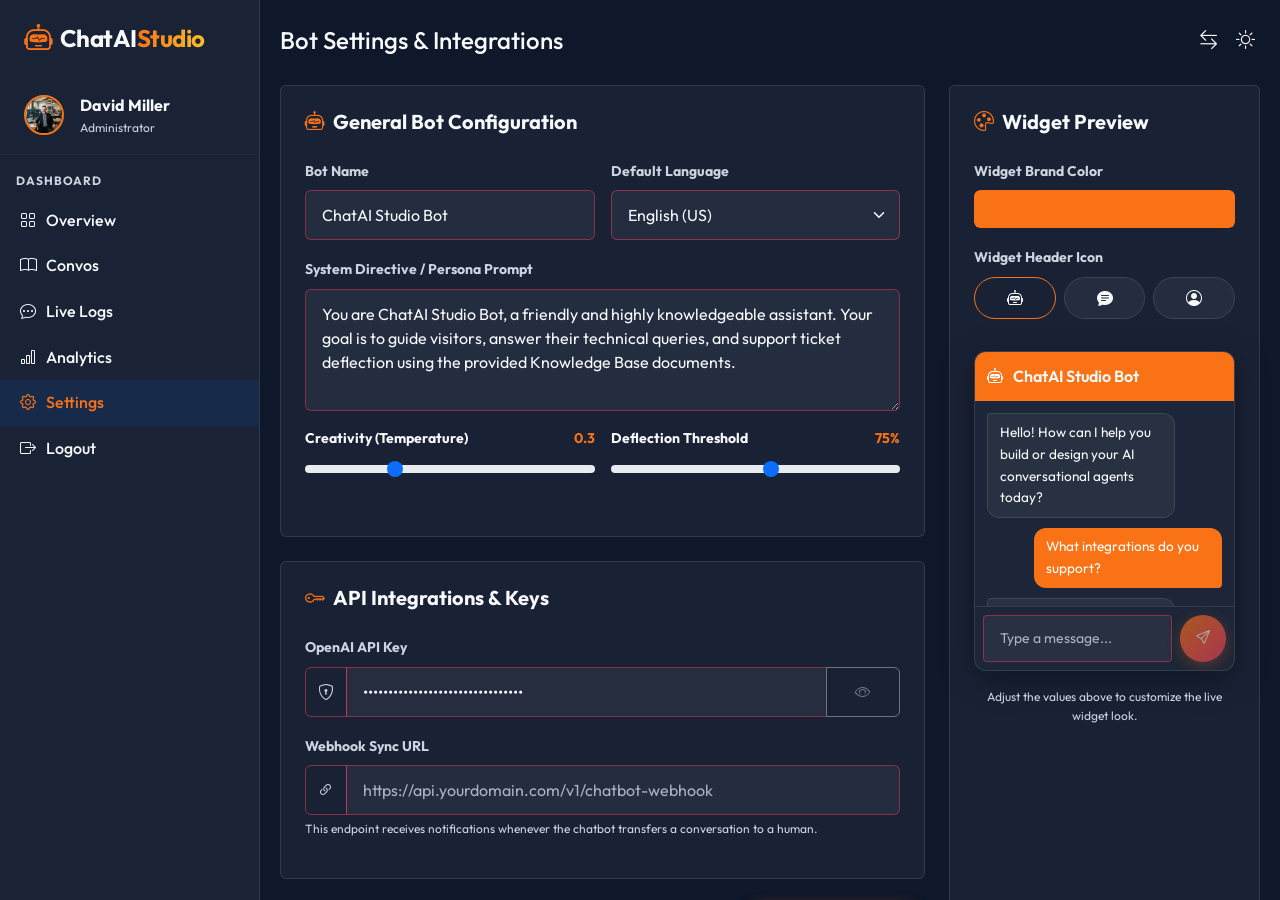
<file: settings.html>
<!DOCTYPE html>
<html lang="en" data-theme="dark">
<head>
  <meta charset="UTF-8">
  <meta name="viewport" content="width=device-width, initial-scale=1.0">
  <title>Settings - AI Chatbot Studio</title>
  <link href="https://cdn.jsdelivr.net/npm/bootstrap@5.3.2/dist/css/bootstrap.min.css" rel="stylesheet">
  <link rel="stylesheet" href="https://cdn.jsdelivr.net/npm/bootstrap-icons@1.11.1/font/bootstrap-icons.css">
  <link rel="stylesheet" href="assets/css/style.css">
  <link rel="stylesheet" href="assets/css/dark-mode.css">
  <link rel="stylesheet" href="assets/css/rtl.css">
  
  <!-- Favicon -->
  <link rel="icon" type="image/svg+xml" href="assets/images/favicon.svg">
  <style>
    /* Dashboard specific layout */
    .dashboard-wrapper { display: flex; height: 100vh; overflow: hidden; width: 100vw; }
    .sidebar { width: 260px; min-width: 260px; flex-shrink: 0; background-color: var(--card-bg); border-right: 1px solid var(--border-color); display: flex; flex-direction: column; transition: transform 0.3s ease; }
    .content-area { flex-grow: 1; display: flex; flex-direction: column; height: 100vh; overflow: hidden; position: relative; }
    .dashboard-header { height: 76px; border-bottom: 1px solid var(--border-color); background-color: var(--card-bg); display: flex; align-items: center; justify-content: space-between; padding: 0 1.5rem; flex-shrink: 0; }
    .main-content { flex-grow: 1; overflow-y: auto; background-color: var(--bg-color); padding: 20px; }
    .sidebar-link { padding: 10px 20px; color: var(--text-color); text-decoration: none; display: flex; align-items: center; gap: 10px; font-weight: 500; }
    .sidebar-link:hover, .sidebar-link.active { background-color: rgba(13, 110, 253, 0.1); color: var(--primary); }
    .sidebar-circle-btn {
      width: 40px;
      height: 40px;
      border-radius: 50%;
      display: inline-flex;
      align-items: center;
      justify-content: center;
      padding: 0 !important;
      background: rgba(255, 255, 255, 0.05);
      border: 1px solid var(--border-color);
      color: var(--text-color);
      transition: var(--transition);
    }
    .sidebar-circle-btn:hover {
      background: rgba(255, 255, 255, 0.1);
      color: var(--primary);
    }
    .sidebar-close-btn {
      display: none !important;
    }
    .header-brand {
      display: none !important;
    }
    .dashboard-header .navbar-toggler {
      display: none !important;
    }
    
    /* Desktop default styling (> 1100px) */
    .header-toggles {
      display: flex !important;
    }
    .sidebar-toggles-container {
      display: none !important;
    }

    /* Mobile/Tablet viewports (300px to 1100px) */
    @media (max-width: 1100px) {
      .sidebar {
        position: fixed;
        z-index: 1050;
        height: 100vh;
        top: 0;
        left: 0;
        width: 300px;
        transform: translateX(-100%);
        background-color: var(--bg-color-alt) !important;
        box-shadow: var(--glass-shadow);
      }
      .sidebar.show {
        transform: translateX(0);
      }
      html[dir="rtl"] .sidebar {
        left: auto;
        right: 0;
        transform: translateX(100%);
      }
      html[dir="rtl"] .sidebar.show {
        transform: translateX(0);
      }
      .sidebar-close-btn {
        display: inline-flex !important;
      }
      .header-brand {
        display: flex !important;
      }
      .dashboard-header .navbar-toggler {
        display: block !important;
      }
      .header-toggles {
        display: none !important;
      }
      .sidebar-toggles-container {
        display: block !important;
      }
    }
    @media (max-width: 576px) {
      .sidebar {
        width: 100% !important;
      }
    }
    
    /* Live Preview Widgets style */
    .preview-chat-widget {
      border: 1px solid var(--border-color);
      border-radius: var(--border-radius);
      overflow: hidden;
      box-shadow: var(--glass-shadow);
      background-color: var(--card-bg);
      display: flex;
      flex-direction: column;
      height: 320px;
    }
    .preview-chat-header {
      background: var(--primary);
      color: white;
      padding: 12px;
      display: flex;
      align-items: center;
      gap: 10px;
      font-weight: 600;
    }
    .preview-chat-body {
      flex-grow: 1;
      padding: 12px;
      overflow-y: auto;
      display: flex;
      flex-direction: column;
      gap: 10px;
      font-size: 0.85rem;
    }
    .preview-bubble-bot {
      background-color: rgba(255,255,255,0.05);
      border: 1px solid var(--border-color);
      color: var(--text-color);
      padding: 8px 12px;
      border-radius: 4px 12px 12px 12px;
      max-width: 80%;
      align-self: flex-start;
    }
    .preview-bubble-user {
      background: var(--primary);
      color: white;
      padding: 8px 12px;
      border-radius: 12px 12px 4px 12px;
      max-width: 80%;
      align-self: flex-end;
    }
    .preview-chat-footer {
      border-top: 1px solid var(--border-color);
      padding: 8px;
      display: flex;
      gap: 8px;
    }
  </style>
  <script>
    const savedTheme = localStorage.getItem('theme');
    if (savedTheme) {
        document.documentElement.setAttribute('data-theme', savedTheme);
    }
    const savedDir = localStorage.getItem('dir');
    if (savedDir) {
        document.documentElement.setAttribute('dir', savedDir);
    }
  </script>
</head>
<body class="dashboard-body">
  <div class="dashboard-wrapper">
    <!-- Sidebar -->
    <aside class="sidebar" id="dashboard-sidebar">
      <div class="px-4 py-3 d-flex align-items-center justify-content-between">
        <a class="navbar-brand d-flex align-items-center gap-2" href="index.html">
          <i class="bi bi-robot fs-3 text-primary"></i>
          <span class="fs-4">ChatAI<span class="text-gradient">Studio</span></span>
        </a>
        <button class="sidebar-circle-btn sidebar-close-btn" id="sidebar-toggle"><i class="bi bi-x fs-4"></i></button>
      </div>
      <!-- User Profile Card in Sidebar -->
      <div class="px-4 py-3 border-bottom border-secondary border-opacity-10 d-flex align-items-center gap-3">
        <img src="assets/images/david.png" alt="User Profile" class="rounded-circle border border-primary border-2" style="width: 40px; height: 40px; object-fit: cover;">
        <div class="d-flex flex-column">
          <span class="fw-bold fs-6" style="color: var(--text-color);">David Miller</span>
          <span class="text-muted small" style="font-size: 0.75rem;">Administrator</span>
        </div>
      </div>
      <div class="flex-grow-1 py-3" style="overflow-y: auto;">
        <small class="text-muted px-3 mb-2 d-block text-uppercase fw-bold" style="font-size: 0.75rem; letter-spacing: 1px;">Dashboard</small>
        <a href="dashboard.html" class="sidebar-link"><i class="bi bi-grid"></i> Overview</a>
        <a href="knowledge-base.html" class="sidebar-link"><i class="bi bi-book"></i> Convos</a>
        <a href="live-logs.html" class="sidebar-link"><i class="bi bi-chat-dots"></i> Live Logs</a>
        <a href="analytics.html" class="sidebar-link"><i class="bi bi-bar-chart"></i> Analytics</a>
        <a href="settings.html" class="sidebar-link active"><i class="bi bi-gear"></i> Settings</a>
        <a href="index.html" class="sidebar-link"><i class="bi bi-box-arrow-right"></i> Logout</a>

        <!-- Settings & Toggles (Mobile View Only) -->
        <div class="sidebar-toggles-container mt-4 pt-3 border-top border-secondary border-opacity-25">
          <div class="px-3 d-flex gap-3 justify-content-start">
            <button class="sidebar-circle-btn" aria-label="Toggle RTL" onclick="document.documentElement.setAttribute('dir', document.documentElement.getAttribute('dir') === 'rtl' ? 'ltr' : 'rtl'); localStorage.setItem('dir', document.documentElement.getAttribute('dir'));">
              <i class="bi bi-arrow-left-right"></i>
            </button>
            <button class="sidebar-circle-btn" aria-label="Toggle Theme" onclick="document.documentElement.setAttribute('data-theme', document.documentElement.getAttribute('data-theme') === 'dark' ? 'light' : 'dark'); localStorage.setItem('theme', document.documentElement.getAttribute('data-theme'));">
              <i class="bi bi-sun"></i>
            </button>
          </div>
        </div>
      </div>
    </aside>

    <!-- Content Area (Floating Toggles + Main Content) -->
    <div class="content-area">

      <!-- Main Content -->
      <main class="main-content">
      <div class="d-flex justify-content-between align-items-center mb-4">
        <h2 class="h4 mb-0 text-start">Bot Settings & Integrations</h2>
        <div class="d-flex align-items-center gap-2">
          <button class="theme-toggle" aria-label="Toggle RTL" title="Toggle RTL" onclick="document.documentElement.setAttribute('dir', document.documentElement.getAttribute('dir') === 'rtl' ? 'ltr' : 'rtl'); localStorage.setItem('dir', document.documentElement.getAttribute('dir'));">
            <i class="bi bi-arrow-left-right"></i>
          </button>
          <button class="theme-toggle" aria-label="Toggle Theme" onclick="document.documentElement.setAttribute('data-theme', document.documentElement.getAttribute('data-theme') === 'dark' ? 'light' : 'dark'); localStorage.setItem('theme', document.documentElement.getAttribute('data-theme'));">
            <i class="bi bi-sun"></i>
          </button>
          <button class="navbar-toggler btn-outline-glass border-0 d-xl-none" type="button" onclick="document.getElementById('dashboard-sidebar').classList.add('show')">
            <i class="bi bi-list fs-2 text-primary"></i>
          </button>
        </div>
      </div>

      <div class="row g-4">
        <!-- Settings Form Column -->
        <div class="col-lg-8">
          <div class="card card-custom p-4 text-start mb-4">
            <h5 class="mb-4 fw-bold"><i class="bi bi-robot text-primary me-2"></i>General Bot Configuration</h5>
            
            <form id="bot-settings-form">
              <div class="row g-3 mb-3">
                <div class="col-md-6">
                  <label for="bot-name-input" class="form-label small text-muted fw-bold">Bot Name</label>
                  <input type="text" class="form-control bg-transparent border-secondary border-opacity-50" id="bot-name-input" value="ChatAI Studio Bot">
                </div>
                <div class="col-md-6">
                  <label for="bot-language" class="form-label small text-muted fw-bold">Default Language</label>
                  <select class="form-select bg-transparent border-secondary border-opacity-50" id="bot-language">
                    <option value="en" class="bg-transparent text-body">English (US)</option>
                    <option value="es" class="bg-transparent text-body">Spanish (Español)</option>
                    <option value="fr" class="bg-transparent text-body">French (Français)</option>
                    <option value="de" class="bg-transparent text-body">German (Deutsch)</option>
                  </select>
                </div>
              </div>

              <div class="mb-3">
                <label for="system-prompt-input" class="form-label small text-muted fw-bold">System Directive / Persona Prompt</label>
                <textarea class="form-control bg-transparent border-secondary border-opacity-50" id="system-prompt-input" rows="4">You are ChatAI Studio Bot, a friendly and highly knowledgeable assistant. Your goal is to guide visitors, answer their technical queries, and support ticket deflection using the provided Knowledge Base documents.</textarea>
              </div>

              <div class="row g-3 mb-4">
                <div class="col-md-6">
                  <label for="temperature-input" class="form-label small text-muted fw-bold d-flex justify-content-between">
                    <span>Creativity (Temperature)</span>
                    <span id="temp-val" class="text-primary fw-bold">0.3</span>
                  </label>
                  <input type="range" class="form-range" min="0" max="1" step="0.1" id="temperature-input" value="0.3" oninput="document.getElementById('temp-val').innerText = this.value">
                </div>
                <div class="col-md-6">
                  <label for="confidence-threshold" class="form-label small text-muted fw-bold d-flex justify-content-between">
                    <span>Deflection Threshold</span>
                    <span id="threshold-val" class="text-primary fw-bold">75%</span>
                  </label>
                  <input type="range" class="form-range" min="50" max="95" step="5" id="confidence-threshold" value="75" oninput="document.getElementById('threshold-val').innerText = this.value + '%'">
                </div>
              </div>
            </form>
          </div>

          <!-- Integrations Card -->
          <div class="card card-custom p-4 text-start mb-4">
            <h5 class="mb-4 fw-bold"><i class="bi bi-key text-primary me-2"></i>API Integrations & Keys</h5>
            
            <div class="mb-3">
              <label for="openai-key" class="form-label small text-muted fw-bold">OpenAI API Key</label>
              <div class="input-group">
                <span class="input-group-text bg-transparent border-secondary border-opacity-50 text-muted"><i class="bi bi-shield-lock"></i></span>
                <input type="password" class="form-control bg-transparent border-secondary border-opacity-50" id="openai-key" value="••••••••••••••••••••••••••••••••">
                <button class="btn btn-outline-secondary border-opacity-50" type="button" onclick="toggleKeyVisibility('openai-key')"><i class="bi bi-eye"></i></button>
              </div>
            </div>

            <div class="mb-3">
              <label for="webhook-url" class="form-label small text-muted fw-bold">Webhook Sync URL</label>
              <div class="input-group">
                <span class="input-group-text bg-transparent border-secondary border-opacity-50 text-muted"><i class="bi bi-link-45deg"></i></span>
                <input type="url" class="form-control bg-transparent border-secondary border-opacity-50" id="webhook-url" placeholder="https://api.yourdomain.com/v1/chatbot-webhook">
              </div>
              <small class="text-muted mt-1 d-block" style="font-size:0.75rem;">This endpoint receives notifications whenever the chatbot transfers a conversation to a human.</small>
            </div>
          </div>

          <!-- Action Buttons -->
          <div class="d-flex gap-3 justify-content-end mb-5">
            <button class="btn btn-outline-glass px-4" type="button">Discard Changes</button>
            <button class="btn btn-primary-gradient px-4" type="button" onclick="saveSettingsAlert()">Save Configuration</button>
          </div>
        </div>

        <!-- Widget Customization & Live Preview Column -->
        <div class="col-lg-4">
          <div class="card card-custom p-4 text-start mb-4 h-100">
            <h5 class="mb-4 fw-bold"><i class="bi bi-palette text-primary me-2"></i>Widget Preview</h5>
            
            <!-- Chat Widget custom input controls -->
            <div class="mb-3">
              <label for="widget-color-input" class="form-label small text-muted fw-bold">Widget Brand Color</label>
              <input type="color" class="form-control form-control-color bg-transparent border-0 w-100 p-0" style="height: 38px;" id="widget-color-input" value="#f97316">
            </div>

            <div class="mb-4">
              <label class="form-label small text-muted fw-bold">Widget Header Icon</label>
              <div class="d-flex gap-2">
                <button class="btn btn-outline-glass flex-fill active py-2 border-primary" id="icon-robot" onclick="selectPreviewIcon('bi-robot')"><i class="bi bi-robot"></i></button>
                <button class="btn btn-outline-glass flex-fill py-2" id="icon-chat" onclick="selectPreviewIcon('bi-chat-text-fill')"><i class="bi bi-chat-text-fill"></i></button>
                <button class="btn btn-outline-glass flex-fill py-2" id="icon-person" onclick="selectPreviewIcon('bi-person-circle')"><i class="bi bi-person-circle"></i></button>
              </div>
            </div>

            <!-- Real-time Preview Container -->
            <div class="preview-chat-widget mt-2">
              <div class="preview-chat-header" id="widget-preview-header" style="background-color: #f97316;">
                <i class="bi bi-robot" id="widget-preview-icon"></i>
                <span id="widget-preview-title">ChatAI Studio Bot</span>
              </div>
              <div class="preview-chat-body">
                <div class="preview-bubble-bot">
                  Hello! How can I help you build or design your AI conversational agents today?
                </div>
                <div class="preview-bubble-user" id="widget-preview-user-bubble" style="background-color: #f97316;">
                  What integrations do you support?
                </div>
                <div class="preview-bubble-bot">
                  We support OpenAI, Anthropic, Slack, Webhooks, and sync automatically with your Knowledge Base!
                </div>
              </div>
              <div class="preview-chat-footer">
                <input type="text" class="form-control form-control-sm bg-transparent text-white border-secondary border-opacity-50" placeholder="Type a message..." disabled>
                <button class="btn btn-sm btn-primary-gradient px-3" disabled><i class="bi bi-send"></i></button>
              </div>
            </div>
            <small class="text-muted text-center mt-3 d-block" style="font-size:0.75rem;">Adjust the values above to customize the live widget look.</small>
          </div>
        </div>
      </div>
    </main>
    </div>
  </div>

  <script src="https://cdn.jsdelivr.net/npm/bootstrap@5.3.2/dist/js/bootstrap.bundle.min.js"></script>
  <script src="assets/js/main.js"></script>
  <script>
    // Sidebar toggle for mobile view
    document.getElementById('sidebar-toggle')?.addEventListener('click', () => {
      document.getElementById('dashboard-sidebar')?.classList.toggle('show');
    });

    // Toggle API Key visibility
    function toggleKeyVisibility(id) {
      const input = document.getElementById(id);
      if (input) {
        if (input.type === "password") {
          input.type = "text";
        } else {
          input.type = "password";
        }
      }
    }

    // Save alert
    function saveSettingsAlert() {
      alert("Bot configuration successfully saved to the server!");
    }

    // Widget customizer interactivity
    const botNameInput = document.getElementById('bot-name-input');
    const colorInput = document.getElementById('widget-color-input');
    
    botNameInput?.addEventListener('input', (e) => {
      const val = e.target.value || 'ChatAI Studio Bot';
      document.getElementById('widget-preview-title').innerText = val;
    });

    colorInput?.addEventListener('input', (e) => {
      const val = e.target.value;
      // Update preview header background and user bubbles background
      document.getElementById('widget-preview-header').style.backgroundColor = val;
      document.getElementById('widget-preview-user-bubble').style.backgroundColor = val;
    });

    function selectPreviewIcon(iconClass) {
      // Clear active states on buttons
      document.getElementById('icon-robot').classList.remove('active', 'border-primary');
      document.getElementById('icon-chat').classList.remove('active', 'border-primary');
      document.getElementById('icon-person').classList.remove('active', 'border-primary');
      
      // Update icon element
      const icon = document.getElementById('widget-preview-icon');
      icon.className = 'bi ' + iconClass;

      // Make active
      if (iconClass === 'bi-robot') {
        document.getElementById('icon-robot').classList.add('active', 'border-primary');
      } else if (iconClass === 'bi-chat-text-fill') {
        document.getElementById('icon-chat').classList.add('active', 'border-primary');
      } else {
        document.getElementById('icon-person').classList.add('active', 'border-primary');
      }
    }
  </script>
</body>
</html>
</file>
<file: assets/css/style.css>
@import url('https://fonts.googleapis.com/css2?family=Outfit:wght@300;400;500;600;700&display=swap');

:root {
  /* Colors - Premium Vibrant Sunset (No Blue) */
  --primary: #f97316;
  /* Orange */
  --primary-hover: #ea580c;
  --secondary: #f43f5e;
  /* Rose/Coral */
  --secondary-hover: #e11d48;
  --accent: #fbbf24;
  /* Amber/Gold */

  /* Override Bootstrap Variables to eliminate blue */
  --bs-primary: #f97316;
  --bs-primary-rgb: 249, 115, 22;
  --bs-secondary: #f43f5e;
  --bs-secondary-rgb: 244, 63, 94;
  --bs-info: #fbbf24;
  --bs-info-rgb: 251, 191, 36;
  --bs-link-color: #f97316;
  --bs-link-hover-color: #ea580c;

  /* Gradients */
  --primary-gradient: linear-gradient(135deg, var(--primary), var(--secondary));
  --text-gradient: linear-gradient(to right, var(--primary), var(--accent));

  --bg-color: #0f172a;
  /* Deep Slate - keeps it dark */
  --bg-color-alt: #1e293b;
  --text-color: #f8fafc;
  --text-muted: #cbd5e1;
  --card-bg: rgba(30, 41, 59, 0.7);
  --border-color: rgba(255, 255, 255, 0.1);

  /* Status */
  --success: #10b981;
  --warning: #f59e0b;
  --error: #ef4444;

  /* Typography */
  --font-family: 'Outfit', sans-serif;
  --h1-size: clamp(2.5rem, 5vw, 4.5rem);
  --h2-size: clamp(2rem, 4vw, 3.5rem);
  --h3-size: clamp(1.5rem, 3vw, 2.5rem);

  --h1-weight: 700;
  --h2-weight: 600;
  --h3-weight: 600;

  /* Layout */
  --border-radius: 12px;
  --border-radius-lg: 24px;
  --transition: all 0.4s cubic-bezier(0.4, 0, 0.2, 1);
  --glass-shadow: 0 8px 32px 0 rgba(0, 0, 0, 0.37);
  --glass-blur: blur(10px);
}

[data-theme="light"] {
  --bg-color: #fcf8f8;
  --bg-color-alt: #ffffff;
  --text-color: #1e293b;
  --text-muted: #334155;
  --card-bg: rgba(255, 255, 255, 0.9);
  --border-color: rgba(0, 0, 0, 0.15);
  --glass-shadow: 0 8px 32px 0 rgba(135, 38, 31, 0.08);

  /* High contrast colors for Light Mode */
  --primary: #c2410c;
  --primary-hover: #9a3412;
  --secondary: #be123c;
  --secondary-hover: #9f1239;
  --accent: #b45309;

  /* Override Bootstrap Variables to increase contrast in light mode */
  --bs-primary: #c2410c;
  --bs-primary-rgb: 194, 65, 12;
  --bs-secondary: #be123c;
  --bs-secondary-rgb: 190, 18, 60;
  --bs-info: #b45309;
  --bs-info-rgb: 180, 83, 9;
  --bs-link-color: #c2410c;
  --bs-link-hover-color: #9a3412;

  --text-gradient: linear-gradient(to right, #c2410c, #be123c);
}

body {
  font-family: var(--font-family);
  background-color: var(--bg-color);
  color: var(--text-color);
  line-height: 1.6;
  font-size: 1rem;
  transition: background-color 0.4s, color 0.4s;
  overflow-x: hidden;
}

/* Typography */
h1 {
  font-size: var(--h1-size);
  font-weight: var(--h1-weight);
  line-height: 1.1;
  margin-bottom: 1.5rem;
  color: var(--text-color);
}

h2 {
  font-size: var(--h2-size);
  font-weight: var(--h2-weight);
  line-height: 1.2;
  margin-bottom: 1rem;
  color: var(--text-color);
}

h3 {
  font-size: var(--h3-size);
  font-weight: var(--h3-weight);
  line-height: 1.2;
  margin-bottom: 1rem;
  color: var(--text-color);
}

p {
  font-weight: 400;
  color: var(--text-muted);
  margin-bottom: 1.5rem;
}

/* Global text color overrides for Bootstrap elements */
.form-label,
.form-check-label,
span {
  color: var(--text-color);
}

.text-muted {
  color: var(--text-muted) !important;
}

.text-gradient {
  background: var(--text-gradient);
  -webkit-background-clip: text;
  -webkit-text-fill-color: transparent;
  background-clip: text;
}

/* Glassmorphism Classes */
.glass-panel {
  background: var(--card-bg);
  backdrop-filter: var(--glass-blur);
  -webkit-backdrop-filter: var(--glass-blur);
  border: 1px solid var(--border-color);
  box-shadow: var(--glass-shadow);
  border-radius: var(--border-radius-lg);
}

/* Theme overrides for cards */
.card {
  background-color: var(--card-bg) !important;
  border-color: var(--border-color) !important;
  color: var(--text-color) !important;
}

/* Global table theme styling */
.table {
  color: var(--text-color) !important;
  --bs-table-color: var(--text-color) !important;
  --bs-table-bg: var(--card-bg) !important;
  --bs-table-border-color: var(--border-color) !important;
}

.table th,
.table td {
  background-color: var(--card-bg) !important;
  color: var(--text-color) !important;
  border-color: var(--border-color) !important;
}

.table-hover tbody tr:hover {
  color: var(--text-color) !important;
  background-color: rgba(255, 255, 255, 0.05) !important;
}

[data-theme="light"] .table-hover tbody tr:hover {
  background-color: rgba(0, 0, 0, 0.03) !important;
}

/* Buttons */
.btn {
  padding: 12px 28px;
  border-radius: 50px;
  font-weight: 600;
  transition: var(--transition);
  text-transform: capitalize;
  display: inline-flex;
  align-items: center;
  justify-content: center;
  gap: 8px;
}

/* Fix input-group button border radius (override .btn 50px pill shape) to look like a normal rectangle */
.input-group>.btn {
  border-top-right-radius: 0.375rem !important;
  border-bottom-right-radius: 0.375rem !important;
  border-top-left-radius: 0 !important;
  border-bottom-left-radius: 0 !important;
}

.form-control {
  padding: 12px 16px;
  color: var(--text-color) !important;
  background-color: rgba(255, 255, 255, 0.05) !important;
}

.form-select {
  padding: 12px 36px 12px 16px;
  color: var(--text-color) !important;
  background-color: rgba(255, 255, 255, 0.05) !important;
  background-image: url("data:image/svg+xml,%3csvg xmlns='http://www.w3.org/2000/svg' viewBox='0 0 16 16'%3e%3cpath fill='none' stroke='%23ffffff' stroke-linecap='round' stroke-linejoin='round' stroke-width='2' d='m2 5 6 6 6-6'/%3e%3c/svg%3e") !important;
}

.form-control::placeholder,
.form-select::placeholder {
  color: var(--text-muted) !important;
  opacity: 0.8;
}

[data-theme="light"] .form-control,
[data-theme="light"] .form-control.text-white,
[data-theme="light"] .form-select {
  color: #0f172a !important;
  background-color: rgba(0, 0, 0, 0.03) !important;
  border-color: rgba(0, 0, 0, 0.15) !important;
}

[data-theme="light"] .form-select {
  background-image: url("data:image/svg+xml,%3csvg xmlns='http://www.w3.org/2000/svg' viewBox='0 0 16 16'%3e%3cpath fill='none' stroke='%230f172a' stroke-linecap='round' stroke-linejoin='round' stroke-width='2' d='m2 5 6 6 6-6'/%3e%3c/svg%3e") !important;
}

[data-theme="light"] .form-control::placeholder,
[data-theme="light"] .form-control.text-white::placeholder,
[data-theme="light"] .form-select::placeholder {
  color: #64748b !important;
  opacity: 0.8 !important;
}

[data-theme="light"] .preview-bubble-bot {
  background-color: rgba(0, 0, 0, 0.03) !important;
}

.btn-primary-gradient {
  background: var(--primary-gradient);
  color: #ffffff !important;
  border: none;
  box-shadow: 0 4px 15px rgba(249, 115, 22, 0.4);
}

.btn-primary-gradient:hover {
  transform: translateY(-2px);
  box-shadow: 0 8px 25px rgba(249, 115, 22, 0.6);
  color: #ffffff;
}

.btn-outline-glass {
  background: rgba(255, 255, 255, 0.05);
  border: 1px solid var(--border-color);
  color: var(--text-color);
  backdrop-filter: var(--glass-blur);
}

.btn-outline-glass:hover {
  background: rgba(255, 255, 255, 0.1);
  color: var(--text-color);
}

/* Ensure outline buttons in hero sections always contrast with the dark image backdrop */
.hero-section .btn-outline-glass {
  border-color: rgba(255, 255, 255, 0.4) !important;
  color: #ffffff !important;
}

.hero-section .btn-outline-glass:hover {
  background: rgba(255, 255, 255, 0.15) !important;
  color: #ffffff !important;
}

/* Header */
.navbar {
  background: rgba(15, 23, 42, 0.8) !important;
  backdrop-filter: var(--glass-blur);
  -webkit-backdrop-filter: var(--glass-blur);
  border-bottom: 1px solid var(--border-color);
  padding: 15px 0;
  transition: var(--transition);
}

[data-theme="light"] .navbar {
  background: rgba(255, 255, 255, 0.8) !important;
}

.navbar-brand {
  color: var(--text-color) !important;
  font-weight: 700;
  letter-spacing: -0.5px;
}

.navbar-nav {
  gap: 0.5rem !important;
  /* Reduce space between menu items */
}

.nav-link {
  color: var(--text-color) !important;
  font-weight: 500;
  position: relative;
  transition: var(--transition);
  padding: 8px 12px !important;
  /* Reduced horizontal padding to prevent wrapping */
  white-space: nowrap;
  /* Prevent menu items from wrapping */
}

.nav-link:hover,
.nav-link.active {
  color: var(--primary) !important;
}

.nav-link::after {
  content: '';
  position: absolute;
  width: 0;
  height: 2px;
  bottom: 0;
  left: 50%;
  background: var(--primary-gradient);
  transition: var(--transition);
  transform: translateX(-50%);
}

.nav-link:hover::after,
.nav-link.active::after {
  width: 80%;
}

/* Hero Section */
.hero-section {
  position: relative;
  padding: 2rem 0 2rem;
  overflow: hidden;
  min-height: calc(100vh - 80px);
  display: flex;
  align-items: center;
}

/* Hero text visibility in both modes - ALWAYS light for dark hero images */
.hero-section h1,
.hero-section h2 {
  color: #ffffff !important;
  text-shadow: 0 2px 10px rgba(0, 0, 0, 0.8);
}

/* Bold, readable hero paragraphs */
.hero-section p,
.hero-section .lead {
  font-weight: 500;
  font-size: clamp(1rem, 1.8vw, 1.2rem);
  letter-spacing: 0.01em;
  opacity: 1;
  color: #cbd5e1 !important;
  text-shadow: 0 2px 10px rgba(0, 0, 0, 0.8);
}

/* Hero background with image overlay */
.hero-bg {
  position: absolute;
  top: 0;
  left: 0;
  width: 100%;
  height: 100%;
  z-index: 0;
  background-size: cover;
  background-position: center;
  background-repeat: no-repeat;
}

/* Dark mode overlay on hero image */
.hero-bg::after {
  content: '';
  position: absolute;
  inset: 0;
  background: linear-gradient(135deg, rgba(15, 23, 42, 0.65) 0%, rgba(15, 23, 42, 0.45) 100%);
}

/* Light mode overlay - keeps background image visible and dark enough for white text */
[data-theme="light"] .hero-bg::after {
  background: linear-gradient(135deg, rgba(15, 23, 42, 0.6) 0%, rgba(15, 23, 42, 0.4) 100%);
}

/* Ensure text sits above the overlay */
.hero-section .container.position-relative {
  position: relative;
  z-index: 2;
}

/* Unique hero backgrounds per page */
.hero-bg--home {
  background-image:
    radial-gradient(circle at top right, rgba(244, 63, 94, 0.25), transparent 45%),
    radial-gradient(circle at bottom left, rgba(249, 115, 22, 0.20), transparent 25%),
    url('https://images.unsplash.com/photo-1522071820081-009f0129c71c?auto=format&fit=crop&w=1920&q=80');
}

.hero-bg--about {
  background-image:
    radial-gradient(circle at top left, rgba(249, 115, 22, 0.22), transparent 45%),
    radial-gradient(circle at bottom right, rgba(244, 63, 94, 0.18), transparent 45%),
    url('https://images.unsplash.com/photo-1531538606174-0f90ff5dce83?auto=format&fit=crop&w=1920&q=80');
}

.hero-bg--services {
  background-image:
    radial-gradient(circle at center top, rgba(251, 191, 36, 0.20), transparent 50%),
    radial-gradient(circle at bottom left, rgba(249, 115, 22, 0.18), transparent 45%),
    url('https://images.unsplash.com/photo-1451187580459-43490279c0fa?auto=format&fit=crop&w=1920&q=80');
}

.hero-bg--blog {
  background-image:
    radial-gradient(circle at top right, rgba(244, 63, 94, 0.20), transparent 45%),
    radial-gradient(circle at bottom left, rgba(251, 191, 36, 0.16), transparent 45%),
    url('https://images.unsplash.com/photo-1499750310107-5fef28a66643?auto=format&fit=crop&w=1920&q=80');
}

.hero-bg--pricing {
  background-image:
    radial-gradient(circle at top center, rgba(251, 191, 36, 0.22), transparent 50%),
    radial-gradient(circle at bottom right, rgba(249, 115, 22, 0.18), transparent 45%),
    url('https://images.unsplash.com/photo-1554224155-8d04cb21cd6c?auto=format&fit=crop&w=1920&q=80');
}

.hero-bg--contact {
  background-image:
    radial-gradient(circle at top left, rgba(244, 63, 94, 0.20), transparent 45%),
    radial-gradient(circle at bottom right, rgba(249, 115, 22, 0.18), transparent 45%),
    url('https://images.unsplash.com/photo-1486406146926-c627a92ad1ab?auto=format&fit=crop&w=1920&q=80');
}

/* Service Cards */
.service-card {
  background: var(--card-bg);
  border: 1px solid var(--border-color);
  border-radius: var(--border-radius);
  padding: 30px;
  transition: var(--transition);
  height: 100%;
  position: relative;
  overflow: hidden;
  z-index: 1;
}

.service-card::before {
  content: '';
  position: absolute;
  top: 0;
  left: 0;
  width: 100%;
  height: 100%;
  background: var(--primary-gradient);
  opacity: 0;
  z-index: -1;
  transition: var(--transition);
}

.service-card:hover {
  transform: translateY(-10px);
  border-color: transparent;
  box-shadow: var(--glass-shadow);
}

.service-card:hover::before {
  opacity: 0.05;
}

.service-card .icon-box {
  width: 60px;
  height: 60px;
  border-radius: 15px;
  background: rgba(249, 115, 22, 0.1);
  display: flex;
  align-items: center;
  justify-content: center;
  font-size: 1.8rem;
  color: var(--primary);
  margin-bottom: 20px;
  transition: var(--transition);
}

.service-card:hover .icon-box {
  background: var(--primary-gradient);
  color: #fff;
}

@media (min-width: 768px) {
  .service-card h4 {
    min-height: 3.8rem;
  }

  .security-card h4 {
    min-height: 3.8rem;
  }

  .value-card h4 {
    min-height: 3.8rem;
    display: flex;
    align-items: center;
    justify-content: center;
  }
}

@media (min-width: 1101px) {
  .dashboard-body .navbar-toggler {
    display: none !important;
  }
}

/* Footer */
.mega-footer {
  background-color: var(--bg-color-alt);
  padding: 80px 0 30px;
  border-top: 1px solid var(--border-color);
}

.footer-heading {
  color: var(--text-color);
  font-weight: 600;
  margin-bottom: 1.5rem;
  font-size: 1.25rem;
}

.footer-link {
  color: var(--text-muted);
  text-decoration: none;
  display: block;
  margin-bottom: 0.8rem;
  transition: var(--transition);
}

.footer-link:hover {
  color: var(--primary);
  transform: translateX(5px);
}

/* Theme Toggle */
.theme-toggle {
  background: transparent;
  border: none;
  color: var(--text-color);
  font-size: 1.2rem;
  cursor: pointer;
  transition: var(--transition);
  padding: 5px;
  display: inline-flex;
}

.theme-toggle:hover {
  color: var(--primary);
  transform: rotate(15deg);
}

/* Trusted Badges */
.trusted-badge {
  padding: 0.75rem 1.75rem;
  border: 1px solid var(--border-color);
  border-radius: 50px;
  background-color: var(--card-bg);
  color: var(--text-color);
  font-weight: 500;
  transition: all 0.3s ease;
  cursor: pointer;
  display: inline-flex;
  align-items: center;
  justify-content: center;
  box-shadow: 0 4px 6px rgba(0, 0, 0, 0.02);
}

.trusted-badge:hover {
  background-color: var(--primary);
  color: #fff;
  border-color: var(--primary);
  transform: translateY(-3px);
  box-shadow: 0 10px 20px rgba(249, 115, 22, 0.2);
}

/* --- Interactive Live Demo & Dashboard Styling --- */

/* Interactive Chat widget styling */
.demo-chat-box {
  border-radius: var(--border-radius-lg);
  background: var(--bg-color-alt);
  border: 1px solid var(--border-color);
  box-shadow: var(--glass-shadow);
  display: flex;
  flex-direction: column;
  height: 480px;
  overflow: hidden;
}

.demo-chat-header {
  padding: 1rem;
  background: rgba(255, 255, 255, 0.02);
  border-bottom: 1px solid var(--border-color);
  display: flex;
  align-items: center;
  gap: 10px;
}

.demo-chat-messages {
  flex-grow: 1;
  padding: 1rem;
  overflow-y: auto;
  display: flex;
  flex-direction: column;
  gap: 12px;
}

.demo-chat-input-area {
  padding: 0.75rem;
  background: rgba(0, 0, 0, 0.15);
  border-top: 1px solid var(--border-color);
}

.chat-bubble {
  max-width: 85%;
  padding: 10px 14px;
  border-radius: var(--border-radius);
  font-size: 0.95rem;
  line-height: 1.4;
  animation: slideUp 0.3s ease forwards;
}

.chat-bubble p {
  color: inherit !important;
}

/* Ensure mock chat interface on home page has correct contrast text in both modes */
.chat-window p {
  color: var(--text-color) !important;
}

.chat-window .text-white {
  color: #ffffff !important;
}

.chat-bubble.bot {
  background: rgba(255, 255, 255, 0.05);
  align-self: flex-start;
  border-top-left-radius: 2px;
  color: var(--text-color);
}

[data-theme="light"] .chat-bubble.bot {
  background: rgba(0, 0, 0, 0.05) !important;
}

.chat-bubble.user {
  background: var(--primary-gradient);
  align-self: flex-end;
  border-top-right-radius: 2px;
  color: #ffffff;
}

/* Typing indicator */
.typing-indicator {
  display: flex;
  gap: 4px;
  padding: 12px 16px;
  background: rgba(255, 255, 255, 0.05);
  border-radius: var(--border-radius);
  align-self: flex-start;
  border-top-left-radius: 2px;
}

.typing-indicator span {
  width: 6px;
  height: 6px;
  background-color: var(--text-muted);
  border-radius: 50%;
  animation: typing 1s infinite alternate;
}

.typing-indicator span:nth-child(2) {
  animation-delay: 0.2s;
}

.typing-indicator span:nth-child(3) {
  animation-delay: 0.4s;
}

@keyframes typing {
  from {
    opacity: 0.3;
    transform: translateY(0);
  }

  to {
    opacity: 1;
    transform: translateY(-4px);
  }
}

@keyframes slideUp {
  from {
    opacity: 0;
    transform: translateY(10px);
  }

  to {
    opacity: 1;
    transform: translateY(0);
  }
}

/* Quick replies/suggested questions */
.quick-replies {
  display: flex;
  flex-wrap: wrap;
  gap: 8px;
  margin-top: 5px;
}

.quick-reply-btn {
  background: rgba(249, 115, 22, 0.1);
  color: var(--primary);
  border: 1px solid rgba(249, 115, 22, 0.2);
  border-radius: 20px;
  padding: 6px 14px;
  font-size: 0.85rem;
  cursor: pointer;
  transition: var(--transition);
}

.quick-reply-btn:hover {
  background: var(--primary);
  color: #fff;
  border-color: var(--primary);
}

/* ROI Meter / Live Analytics Panel */
.roi-impact-card {
  border-radius: var(--border-radius-lg);
  background: var(--card-bg);
  backdrop-filter: var(--glass-blur);
  -webkit-backdrop-filter: var(--glass-blur);
  border: 1px solid var(--border-color);
  box-shadow: var(--glass-shadow);
  padding: 1.5rem;
}

.stat-glow {
  text-shadow: 0 0 10px rgba(249, 115, 22, 0.3);
}

.status-indicator {
  display: inline-block;
  width: 8px;
  height: 8px;
  border-radius: 50%;
  margin-right: 6px;
}

.status-indicator.active {
  background-color: var(--success);
  box-shadow: 0 0 8px var(--success);
}

.status-indicator.escalated {
  background-color: var(--warning);
  box-shadow: 0 0 8px var(--warning);
}

/* Interactive SVG Graph Styles */
.svg-chart-path {
  stroke-dasharray: 1000;
  stroke-dashoffset: 1000;
  animation: drawLine 2s ease forwards;
}

@keyframes drawLine {
  to {
    stroke-dashoffset: 0;
  }
}

.chart-point {
  transition: transform 0.2s ease, r 0.2s ease;
  cursor: pointer;
}

.chart-point:hover {
  r: 7;
}

/* Sidebar for detailed log transcripts */
.transcript-panel {
  border-radius: var(--border-radius);
  border: 1px solid var(--border-color);
  background: var(--bg-color-alt);
  padding: 1.25rem;
  height: 100%;
  display: flex;
  flex-direction: column;
}

.transcript-messages {
  flex-grow: 1;
  overflow-y: auto;
  max-height: 380px;
  margin-top: 10px;
  display: flex;
  flex-direction: column;
  gap: 10px;
}

/* Footer Social Media Icon Hover Effect */
.mega-footer .d-flex a.btn-outline-glass.rounded-circle {
  transition: var(--transition);
}

.mega-footer .d-flex a.btn-outline-glass.rounded-circle:hover {
  background: var(--primary-gradient);
  border-color: transparent;
  color: #ffffff !important;
  transform: translateY(-4px) scale(1.08);
  box-shadow: 0 8px 25px rgba(249, 115, 22, 0.5);
}

/* Back to Top Button */
.back-to-top-btn {
  position: fixed;
  bottom: 30px;
  right: 30px;
  width: 48px;
  height: 48px;
  z-index: 1050;
  opacity: 0;
  visibility: hidden;
  transform: translateY(20px);
  transition: all 0.4s cubic-bezier(0.4, 0, 0.2, 1);
  box-shadow: 0 4px 15px rgba(249, 115, 22, 0.4);
  padding: 0 !important;
  display: flex !important;
  align-items: center;
  justify-content: center;
  border: none;
}

.back-to-top-btn.show {
  opacity: 1;
  visibility: visible;
  transform: translateY(0);
}

.back-to-top-btn:hover {
  transform: translateY(-5px) scale(1.05);
  box-shadow: 0 8px 25px rgba(249, 115, 22, 0.6);
  color: #ffffff;
}

.back-to-top-btn i {
  font-size: 1.25rem;
  line-height: 1;
}

/* Ensure FAQ accordion button chevron is visible in dark mode */
.accordion-button::after {
  filter: brightness(0) invert(1);
}

[data-theme="light"] .accordion-button::after {
  filter: none;
}

/* Ensure placeholder text and input text are fully readable on primary background sections */
.bg-primary .form-control {
  background-color: rgba(255, 255, 255, 0.1) !important;
  border-color: rgba(255, 255, 255, 0.3) !important;
  color: #ffffff !important;
}

.bg-primary .form-control::placeholder {
  color: rgba(255, 255, 255, 0.75) !important;
}

.bg-primary .form-control:focus {
  background-color: rgba(255, 255, 255, 0.2) !important;
  border-color: #ffffff !important;
  box-shadow: 0 0 0 0.25rem rgba(255, 255, 255, 0.25) !important;
}

/* Ensure logo and text spacing is direction-agnostic in the trusted partners section */
.trusted-section h4 {
  display: inline-flex;
  align-items: center;
  gap: 12px;
}

/* Disable body scrollbar on dashboard views to prevent double scrollbars */
body.dashboard-body {
  overflow: hidden !important;
}

/* Custom styling to make the hero badge clearly visible in both light and dark modes */
.hero-section .badge {
  background-color: var(--card-bg) !important;
  color: var(--primary) !important;
  border: 1px solid var(--primary) !important;
  backdrop-filter: var(--glass-blur);
  -webkit-backdrop-filter: var(--glass-blur);
  font-weight: 600;
  box-shadow: 0 4px 15px rgba(0, 0, 0, 0.15);
  font-size: 0.9rem;
  letter-spacing: 0.03em;
}
</file>
<file: assets/css/dark-mode.css>
/* Dark Mode Theme Variables */
[data-theme="dark"],
body.dark-mode {
  --bg-color: #0f172a;
  --bg-color-alt: #1e293b;
  --text-color: #f8fafc;
  --text-muted: #cbd5e1;
  --card-bg: rgba(30, 41, 59, 0.7);
  --border-color: rgba(255, 255, 255, 0.1);
}

body.dark-mode .navbar-custom,
body.dark-mode .footer-custom,
[data-theme="dark"] .navbar-custom,
[data-theme="dark"] .footer-custom {
  background-color: var(--card-bg);
}

body.dark-mode .card-custom:hover,
[data-theme="dark"] .card-custom:hover {
  box-shadow: 0 10px 20px rgba(0,0,0,0.5);
}
</file>
<file: assets/css/rtl.css>
/* RTL Layout Styles */
html[dir="rtl"] {
  direction: rtl;
}

html[dir="rtl"] body {
  text-align: right;
}

html[dir="rtl"] .navbar-nav {
  padding-right: 0;
  padding-left: 0;
}

html[dir="rtl"] .ms-auto {
  margin-left: 0 !important;
  margin-right: auto !important;
}

html[dir="rtl"] .me-auto {
  margin-right: 0 !important;
  margin-left: auto !important;
}

html[dir="rtl"] .me-3 {
  margin-right: 0 !important;
  margin-left: 1rem !important;
}

html[dir="rtl"] .ms-3 {
  margin-left: 0 !important;
  margin-right: 1rem !important;
}

html[dir="rtl"] .border-start {
  border-left: 0 !important;
  border-right: 1px solid var(--border-color) !important;
}

html[dir="rtl"] .ps-3 {
  padding-left: 0 !important;
  padding-right: 1rem !important;
}

/* Fix input-group border radiuses and margin for RTL so eye icon doesn't shift or look broken */
html[dir="rtl"] .input-group > .form-control {
    border-top-right-radius: 0.375rem !important;
    border-bottom-right-radius: 0.375rem !important;
    border-top-left-radius: 0 !important;
    border-bottom-left-radius: 0 !important;
}

html[dir="rtl"] .input-group > .btn {
    border-top-left-radius: 0.375rem !important;
    border-bottom-left-radius: 0.375rem !important;
    border-top-right-radius: 0 !important;
    border-bottom-right-radius: 0 !important;
    margin-right: -1px;
    margin-left: 0;
}

/* FAQ Accordion RTL Alignment and Spacing */
html[dir="rtl"] .accordion-button {
  text-align: right !important;
  padding-right: 1.25rem !important;
  padding-left: 2.5rem !important;
}

html[dir="rtl"] .accordion-button::after {
  margin-right: auto !important;
  margin-left: 0 !important;
}

/* Logical positioning helper overrides for RTL */
html[dir="rtl"] .end-0 {
  right: auto !important;
  left: 0 !important;
}

html[dir="rtl"] .start-0 {
  left: auto !important;
  right: 0 !important;
}

html[dir="rtl"] .form-select {
  padding: 12px 16px 12px 36px !important;
}
</file>
